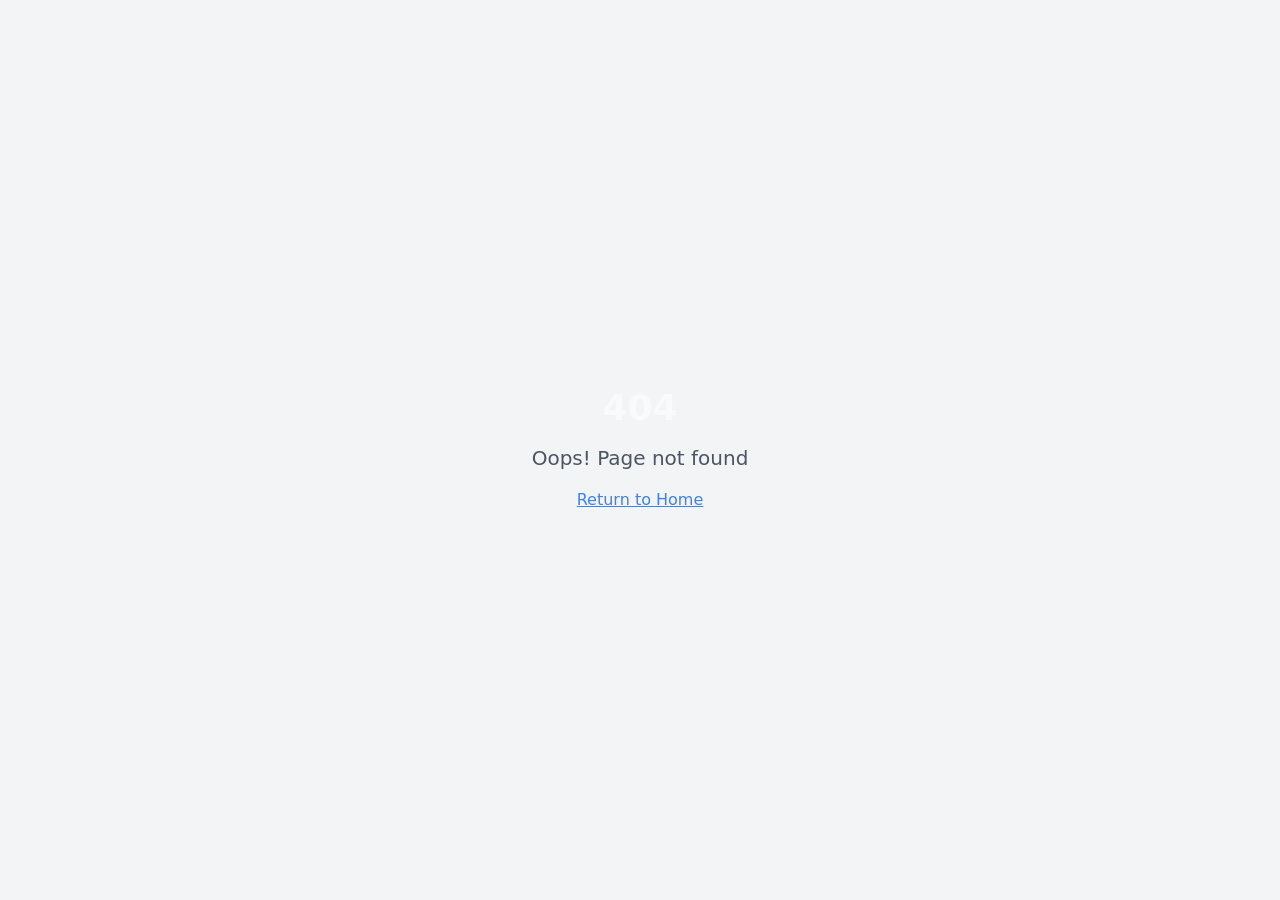
<file: index.html>
<!DOCTYPE html>
<html lang="en">
  <head>
    <meta charset="UTF-8" />
    <meta name="viewport" content="width=device-width, initial-scale=1.0" />
    <title>Ansar Ali Shah 👋 | Flutter Developer | Anroid & iOS</title>
    <meta name="description" content="Lovable Generated Project" />
    <meta name="author" content="Ansar Ali Shah" />

    <meta property="og:title" content="savvy-resume-space" />
    <meta property="og:description" content="Lovable Generated Project" />
    <meta property="og:type" content="website" />
    <meta property="og:image" content="https://lovable.dev/opengraph-image-p98pqg.png" />

    <meta name="twitter:card" content="summary_large_image" />
    <meta name="twitter:site" content="@lovable_dev" />
    <meta name="twitter:image" content="https://lovable.dev/opengraph-image-p98pqg.png" />
    <script type="module" crossorigin src="/assets/index-knqcFwqm.js"></script>
    <link rel="stylesheet" crossorigin href="/assets/index-IeFQmtw2.css">
  </head>

  <body>
    <div id="root"></div>
  </body>
</html>
</file>
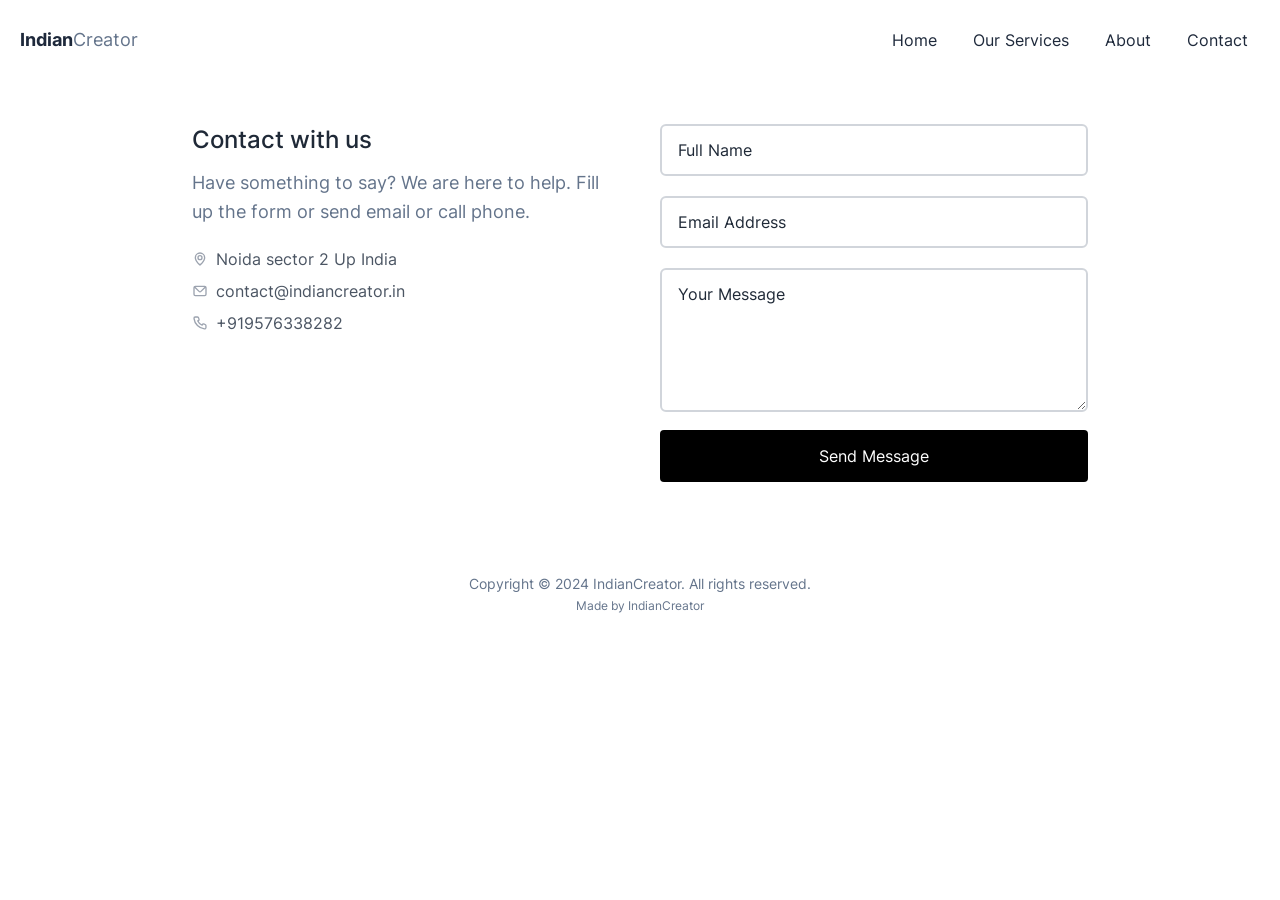
<file: contact/index.html>
<!DOCTYPE html><html lang="en"> <head><meta charset="UTF-8"><meta name="viewport" content="width=device-width"><link rel="icon" type="image/svg+xml" href="/favicon.svg"><meta name="generator" content="Astro v3.6.5"><title>Contact | Astroship</title><link rel="canonical" href="https://indiancreator.in/contact/"><meta name="description" content="Astroship is a starter website template for Astro built with TailwindCSS."><meta name="robots" content="index, follow"><meta property="og:title" content="Astroship - Starter Template for Astro"><meta property="og:type" content="website"><meta property="og:image" content="https://indiancreator.in/opengraph.jpg"><meta property="og:url" content="https://indiancreator.in/contact/"><meta property="og:image:url" content="https://indiancreator.in/opengraph.jpg"><meta property="og:image:alt" content="Astroship Homepage Screenshot"><meta name="twitter:card" content="summary_large_image"><meta name="twitter:site" content="@web3templates"><meta name="twitter:creator" content="@surjithctly"><link rel="stylesheet" href="/_astro/about.3b1ba79b.css" />
<style>.invalid-feedback[data-astro-cid-uwnxe3i2],.empty-feedback[data-astro-cid-uwnxe3i2]{display:none}.was-validated[data-astro-cid-uwnxe3i2] :-moz-placeholder-shown:invalid[data-astro-cid-uwnxe3i2]~.empty-feedback[data-astro-cid-uwnxe3i2]{display:block}.was-validated[data-astro-cid-uwnxe3i2] :placeholder-shown:invalid[data-astro-cid-uwnxe3i2]~.empty-feedback[data-astro-cid-uwnxe3i2]{display:block}.was-validated[data-astro-cid-uwnxe3i2] :not(:-moz-placeholder-shown):invalid[data-astro-cid-uwnxe3i2]~.invalid-feedback[data-astro-cid-uwnxe3i2]{display:block}.was-validated[data-astro-cid-uwnxe3i2] :not(:placeholder-shown):invalid[data-astro-cid-uwnxe3i2]~.invalid-feedback[data-astro-cid-uwnxe3i2]{display:block}.is-invalid[data-astro-cid-uwnxe3i2],.was-validated[data-astro-cid-uwnxe3i2] :invalid[data-astro-cid-uwnxe3i2]{border-color:#dc3545}
</style></head> <body> <div class="max-w-screen-xl mx-auto px-5">  <header class="flex flex-col lg:flex-row justify-between items-center my-5">  <div class="flex w-full lg:w-auto items-center justify-between"> <a href="/" class="text-lg"><span class="font-bold text-slate-800">Indian</span><span class="text-slate-500">Creator</span> </a> <div class="block lg:hidden"> <button id="astronav-menu" aria-label="Toggle Menu">  <svg fill="currentColor" class="w-4 h-4 text-gray-800" width="24" height="24" viewBox="0 0 24 24" xmlns="https://www.w3.org/2000/svg"> <title>Toggle Menu</title> <path class="astronav-close-icon astronav-toggle hidden" fill-rule="evenodd" clip-rule="evenodd" d="M18.278 16.864a1 1 0 01-1.414 1.414l-4.829-4.828-4.828 4.828a1 1 0 01-1.414-1.414l4.828-4.829-4.828-4.828a1 1 0 011.414-1.414l4.829 4.828 4.828-4.828a1 1 0 111.414 1.414l-4.828 4.829 4.828 4.828z"></path> <path class="astronav-open-icon astronav-toggle" fill-rule="evenodd" d="M4 5h16a1 1 0 010 2H4a1 1 0 110-2zm0 6h16a1 1 0 010 2H4a1 1 0 010-2zm0 6h16a1 1 0 010 2H4a1 1 0 010-2z"></path> </svg>  </button> </div> </div> <nav class="astronav-items astronav-toggle hidden w-full lg:w-auto mt-2 lg:flex lg:mt-0">  <ul class="flex flex-col lg:flex-row lg:gap-3"> <li> <a href="#" class="flex lg:px-3 py-2 items-center text-gray-600 hover:font-bold text-slate-800"> <span> Home</span> </a> </li><li> <a href="/pricing" class="flex lg:px-3 py-2 items-center text-gray-600 hover:font-bold text-slate-800"> <span> Our Services</span> </a> </li><li> <a href="/about" class="flex lg:px-3 py-2 items-center text-gray-600 hover:font-bold text-slate-800"> <span> About</span> </a> </li><li> <a href="/contact" class="flex lg:px-3 py-2 items-center text-gray-600 hover:font-bold text-slate-800"> <span> Contact</span> </a> </li> </ul>  </nav>  <script>(function(){const closeOnClick = false;

["DOMContentLoaded", "astro:after-swap"].forEach((event) => {
  document.addEventListener(event, addListeners);
});

// Function to clone and replace elements
function cloneAndReplace(element) {
  const clone = element.cloneNode(true);
  element.parentNode.replaceChild(clone, element);
}

function addListeners() {
  // Clean up existing listeners
  const oldMenuButton = document.getElementById("astronav-menu");
  if (oldMenuButton) {
    cloneAndReplace(oldMenuButton);
  }

  const oldDropdownMenus = document.querySelectorAll(".astronav-dropdown");
  oldDropdownMenus.forEach((menu) => {
    cloneAndReplace(menu);
  });

  // Mobile nav toggle
  const menuButton = document.getElementById("astronav-menu");
  menuButton && menuButton.addEventListener("click", toggleMobileNav);

  // Dropdown menus
  const dropdownMenus = document.querySelectorAll(".astronav-dropdown");
  dropdownMenus.forEach((menu) => {
    const button = menu.querySelector("button");
    button &&
      button.addEventListener("click", (event) =>
        toggleDropdownMenu(event, menu, dropdownMenus)
      );

    // Handle Submenu Dropdowns
    const dropDownSubmenus = menu.querySelectorAll(
      ".astronav-dropdown-submenu"
    );

    dropDownSubmenus.forEach((submenu) => {
      const submenuButton = submenu.querySelector("button");
      submenuButton &&
        submenuButton.addEventListener("click", (event) => {
          event.stopImmediatePropagation();
          toggleSubmenuDropdown(event, submenu);
        });
    });
  });

  // Clicking away from dropdown will remove the dropdown class
  document.addEventListener("click", closeAllDropdowns);

  if (closeOnClick) {
    handleCloseOnClick();
  }
}

function toggleMobileNav() {
  [...document.querySelectorAll(".astronav-toggle")].forEach((el) => {
    el.classList.toggle("hidden");
  });
}

function toggleDropdownMenu(event, menu, dropdownMenus) {
  toggleMenu(menu);

  // Close one dropdown when selecting another
  Array.from(dropdownMenus)
    .filter((el) => el !== menu && !menu.contains(el))
    .forEach(closeMenu);

  event.stopPropagation();
}

function toggleSubmenuDropdown(event, submenu) {
  event.stopPropagation();
  toggleMenu(submenu);

  // Close sibling submenus at the same nesting level
  const siblingSubmenus = submenu
    .closest(".astronav-dropdown")
    .querySelectorAll(".astronav-dropdown-submenu");
  Array.from(siblingSubmenus)
    .filter((el) => el !== submenu && !submenu.contains(el))
    .forEach(closeMenu);
}

function closeAllDropdowns(event) {
  const dropdownMenus = document.querySelectorAll(".dropdown-toggle");
  const dropdownParent = document.querySelectorAll(
    ".astronav-dropdown, .astronav-dropdown-submenu"
  );
  const isButtonInsideDropdown = [
    ...document.querySelectorAll(
      ".astronav-dropdown button, .astronav-dropdown-submenu button, #astronav-menu"
    ),
  ].some((button) => button.contains(event.target));
  if (!isButtonInsideDropdown) {
    dropdownMenus.forEach((d) => {
      // console.log("I ran", d);
      // if (!d.contains(event.target)) {
      d.classList.remove("open");
      d.removeAttribute("open");
      d.classList.add("hidden");
      // }
    });
    dropdownParent.forEach((d) => {
      d.classList.remove("open");
      d.removeAttribute("open");
      d.setAttribute("aria-expanded", "false");
    });
  }
}

function toggleMenu(menu) {
  menu.classList.toggle("open");
  const expanded = menu.getAttribute("aria-expanded") === "true";
  menu.setAttribute("aria-expanded", expanded ? "false" : "true");
  menu.hasAttribute("open")
    ? menu.removeAttribute("open")
    : menu.setAttribute("open", "");

  const dropdownToggle = menu.querySelector(".dropdown-toggle");
  const dropdownExpanded = dropdownToggle.getAttribute("aria-expanded");
  dropdownToggle.classList.toggle("hidden");
  dropdownToggle.setAttribute(
    "aria-expanded",
    dropdownExpanded === "true" ? "false" : "true"
  );
}

function closeMenu(menu) {
  // console.log("closing", menu);
  menu.classList.remove("open");
  menu.removeAttribute("open");
  menu.setAttribute("aria-expanded", "false");
  const dropdownToggles = menu.querySelectorAll(".dropdown-toggle");
  dropdownToggles.forEach((toggle) => {
    toggle.classList.add("hidden");
    toggle.setAttribute("aria-expanded", "false");
  });
}

function handleCloseOnClick() {
  const navMenuItems = document.querySelector(".astronav-items");
  const navToggle = document.getElementById("astronav-menu");
  const navLink = navMenuItems && navMenuItems.querySelectorAll("a");

  const MenuIcons = navToggle.querySelectorAll(".astronav-toggle");

  navLink &&
    navLink.forEach((item) => {
      item.addEventListener("click", () => {
        navMenuItems?.classList.add("hidden");
        MenuIcons.forEach((el) => {
          el.classList.toggle("hidden");
        });
      });
    });
}
})();</script> </header>  </div>  <div class="max-w-screen-xl mx-auto px-5">  <!-- 
<div class:list={["mt-16", align === "center" && "text-center"]}>
  <h1 class="text-4xl lg:text-5xl font-bold lg:tracking-tight">
    <slot name="title">Title</slot>
  </h1>
  <p class="text-lg mt-4 text-slate-600">
    <slot name="desc">Some description goes here</slot>
  </p>
</div> --> <div class="grid md:grid-cols-2 gap-10 mx-auto max-w-4xl mt-16"> <div> <h2 class="font-medium text-2xl text-gray-800">Contact with us</h2> <p class="text-lg leading-relaxed text-slate-500 mt-3">
Have something to say? We are here to help. Fill up the form or send
          email or call phone.
</p> <div class="mt-5"> <div class="flex items-center mt-2 space-x-2 text-gray-600"> <svg viewBox="0 0 24 24" class="text-gray-400 w-4 h-4" astro-icon="uil:map-marker"><path fill="currentColor" d="M12 2a8 8 0 0 0-8 8c0 5.4 7.05 11.5 7.35 11.76a1 1 0 0 0 1.3 0C13 21.5 20 15.4 20 10a8 8 0 0 0-8-8zm0 17.65c-2.13-2-6-6.31-6-9.65a6 6 0 0 1 12 0c0 3.34-3.87 7.66-6 9.65zM12 6a4 4 0 1 0 4 4 4 4 0 0 0-4-4zm0 6a2 2 0 1 1 2-2 2 2 0 0 1-2 2z"/></svg> <span>Noida sector 2 Up India</span> </div><div class="flex items-center mt-2 space-x-2 text-gray-600"> <svg viewBox="0 0 24 24" class="text-gray-400 w-4 h-4" astro-icon="uil:envelope"><path fill="currentColor" d="M19 4H5a3 3 0 0 0-3 3v10a3 3 0 0 0 3 3h14a3 3 0 0 0 3-3V7a3 3 0 0 0-3-3zm-.41 2-5.88 5.88a1 1 0 0 1-1.42 0L5.41 6zM20 17a1 1 0 0 1-1 1H5a1 1 0 0 1-1-1V7.41l5.88 5.88a3 3 0 0 0 4.24 0L20 7.41z"/></svg><a href="mailto:contact@indiancreator.in">contact@indiancreator.in</a> </div><div class="flex items-center mt-2 space-x-2 text-gray-600"> <svg viewBox="0 0 24 24" class="text-gray-400 w-4 h-4" astro-icon="uil:phone"><path fill="currentColor" d="M19.44 13c-.22 0-.45-.07-.67-.12a9.44 9.44 0 0 1-1.31-.39 2 2 0 0 0-2.48 1l-.22.45a12.18 12.18 0 0 1-2.66-2 12.18 12.18 0 0 1-2-2.66l.42-.28a2 2 0 0 0 1-2.48 10.33 10.33 0 0 1-.39-1.31c-.05-.22-.09-.45-.12-.68a3 3 0 0 0-3-2.49h-3a3 3 0 0 0-3 3.41 19 19 0 0 0 16.52 16.46h.38a3 3 0 0 0 2-.76 3 3 0 0 0 1-2.25v-3a3 3 0 0 0-2.47-2.9zm.5 6a1 1 0 0 1-.34.75 1.05 1.05 0 0 1-.82.25A17 17 0 0 1 4.07 5.22a1.09 1.09 0 0 1 .25-.82 1 1 0 0 1 .75-.34h3a1 1 0 0 1 1 .79q.06.41.15.81a11.12 11.12 0 0 0 .46 1.55l-1.4.65a1 1 0 0 0-.49 1.33 14.49 14.49 0 0 0 7 7 1 1 0 0 0 .76 0 1 1 0 0 0 .57-.52l.62-1.4a13.69 13.69 0 0 0 1.58.46q.4.09.81.15a1 1 0 0 1 .79 1z"/></svg><a href="tel:+919576338282">+919576338282</a> </div> </div> </div> <div> <form action="https://api.web3forms.com/submit" method="POST" id="form" class="needs-validation" novalidate data-astro-cid-uwnxe3i2> <input type="hidden" name="access_key" value="YOUR_ACCESS_KEY_HERE" data-astro-cid-uwnxe3i2> <input type="checkbox" class="hidden" style="display:none" name="botcheck" data-astro-cid-uwnxe3i2> <div class="mb-5" data-astro-cid-uwnxe3i2> <input type="text" placeholder="Full Name" required class="w-full px-4 py-3 border-2 placeholder:text-gray-800 rounded-md outline-none focus:ring-4 border-gray-300 focus:border-gray-600 ring-gray-100" name="name" data-astro-cid-uwnxe3i2> <div class="empty-feedback invalid-feedback text-red-400 text-sm mt-1" data-astro-cid-uwnxe3i2>
Please provide your full name.
</div> </div> <div class="mb-5" data-astro-cid-uwnxe3i2> <label for="email_address" class="sr-only" data-astro-cid-uwnxe3i2>Email Address</label><input id="email_address" type="email" placeholder="Email Address" name="email" required class="w-full px-4 py-3 border-2 placeholder:text-gray-800 rounded-md outline-none focus:ring-4 border-gray-300 focus:border-gray-600 ring-gray-100" data-astro-cid-uwnxe3i2> <div class="empty-feedback text-red-400 text-sm mt-1" data-astro-cid-uwnxe3i2>
Please provide your email address.
</div> <div class="invalid-feedback text-red-400 text-sm mt-1" data-astro-cid-uwnxe3i2>
Please provide a valid email address.
</div> </div> <div class="mb-3" data-astro-cid-uwnxe3i2> <textarea name="message" required placeholder="Your Message" class="w-full px-4 py-3 border-2 placeholder:text-gray-800 rounded-md outline-none h-36 focus:ring-4 border-gray-300 focus:border-gray-600 ring-gray-100" data-astro-cid-uwnxe3i2></textarea> <div class="empty-feedback invalid-feedback text-red-400 text-sm mt-1" data-astro-cid-uwnxe3i2>
Please enter your message.
</div> </div> <button type="submit" data-astro-cid-uwnxe3i2 class="rounded text-center transition focus-visible:ring-2 ring-offset-2 ring-gray-200 w-full px-6 py-3 bg-black text-white hover:bg-slate-900  border-2 border-transparent">Send Message </button> <div id="result" class="mt-3 text-center" data-astro-cid-uwnxe3i2></div> </form>  <script>
  const form = document.getElementById("form");
  const result = document.getElementById("result");

  form.addEventListener("submit", function (e) {
    e.preventDefault();
    form.classList.add("was-validated");
    if (!form.checkValidity()) {
      form.querySelectorAll(":invalid")[0].focus();
      return;
    }
    const formData = new FormData(form);
    const object = Object.fromEntries(formData);
    const json = JSON.stringify(object);

    result.innerHTML = "Sending...";

    fetch("https://api.web3forms.com/submit", {
      method: "POST",
      headers: {
        "Content-Type": "application/json",
        Accept: "application/json",
      },
      body: json,  
    })
      .then(async (response) => {
        let json = await response.json();
        if (response.status == 200) {
          result.classList.add("text-green-500");
          result.innerHTML = json.message;
        } else {
          console.log(response);
          result.classList.add("text-red-500");
          result.innerHTML = json.message;
        }
      })
      .catch((error) => {
        console.log(error);
        result.innerHTML = "Something went wrong!";
      })
      .then(function () {
        form.reset();
        form.classList.remove("was-validated");
        setTimeout(() => {
          result.style.display = "none";
        }, 5000);
      });
  });
</script> </div> </div>  </div>  <footer class="my-20"> <p class="text-center text-sm text-slate-500">
Copyright © 2024 IndianCreator. All rights reserved.
</p> <!--
    Can we ask you a favor 🙏
    Please keep this backlink on your website if possible.
    or Purchase a commercial license from https://web3templates.com
  --> <p class="text-center text-xs text-slate-500 mt-1">
Made by <a href="https://web3templates.com" target="_blank" rel="noopener" class="hover:underline">
IndianCreator
</a> </p> </footer>  </body> </html>
</file>
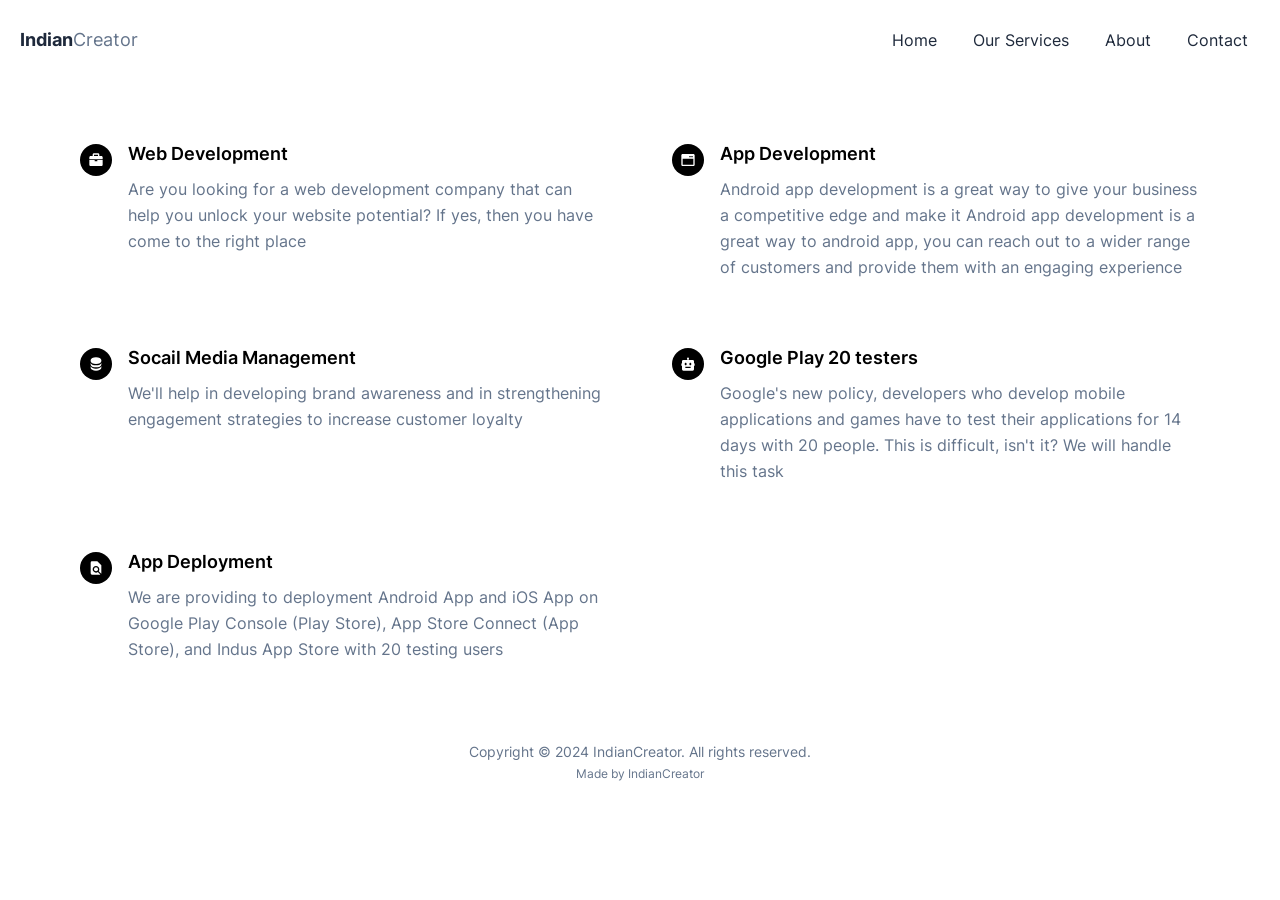
<file: pricing/index.html>
<!DOCTYPE html><html lang="en"> <head><meta charset="UTF-8"><meta name="viewport" content="width=device-width"><link rel="icon" type="image/svg+xml" href="/favicon.svg"><meta name="generator" content="Astro v3.6.5"><title>Pricing | Astroship</title><link rel="canonical" href="https://indiancreator.in/pricing/"><meta name="description" content="Astroship is a starter website template for Astro built with TailwindCSS."><meta name="robots" content="index, follow"><meta property="og:title" content="Astroship - Starter Template for Astro"><meta property="og:type" content="website"><meta property="og:image" content="https://indiancreator.in/opengraph.jpg"><meta property="og:url" content="https://indiancreator.in/pricing/"><meta property="og:image:url" content="https://indiancreator.in/opengraph.jpg"><meta property="og:image:alt" content="Astroship Homepage Screenshot"><meta name="twitter:card" content="summary_large_image"><meta name="twitter:site" content="@web3templates"><meta name="twitter:creator" content="@surjithctly"><link rel="stylesheet" href="/_astro/about.3b1ba79b.css" /></head> <body> <div class="max-w-screen-xl mx-auto px-5">  <header class="flex flex-col lg:flex-row justify-between items-center my-5">  <div class="flex w-full lg:w-auto items-center justify-between"> <a href="/" class="text-lg"><span class="font-bold text-slate-800">Indian</span><span class="text-slate-500">Creator</span> </a> <div class="block lg:hidden"> <button id="astronav-menu" aria-label="Toggle Menu">  <svg fill="currentColor" class="w-4 h-4 text-gray-800" width="24" height="24" viewBox="0 0 24 24" xmlns="https://www.w3.org/2000/svg"> <title>Toggle Menu</title> <path class="astronav-close-icon astronav-toggle hidden" fill-rule="evenodd" clip-rule="evenodd" d="M18.278 16.864a1 1 0 01-1.414 1.414l-4.829-4.828-4.828 4.828a1 1 0 01-1.414-1.414l4.828-4.829-4.828-4.828a1 1 0 011.414-1.414l4.829 4.828 4.828-4.828a1 1 0 111.414 1.414l-4.828 4.829 4.828 4.828z"></path> <path class="astronav-open-icon astronav-toggle" fill-rule="evenodd" d="M4 5h16a1 1 0 010 2H4a1 1 0 110-2zm0 6h16a1 1 0 010 2H4a1 1 0 010-2zm0 6h16a1 1 0 010 2H4a1 1 0 010-2z"></path> </svg>  </button> </div> </div> <nav class="astronav-items astronav-toggle hidden w-full lg:w-auto mt-2 lg:flex lg:mt-0">  <ul class="flex flex-col lg:flex-row lg:gap-3"> <li> <a href="#" class="flex lg:px-3 py-2 items-center text-gray-600 hover:font-bold text-slate-800"> <span> Home</span> </a> </li><li> <a href="/pricing" class="flex lg:px-3 py-2 items-center text-gray-600 hover:font-bold text-slate-800"> <span> Our Services</span> </a> </li><li> <a href="/about" class="flex lg:px-3 py-2 items-center text-gray-600 hover:font-bold text-slate-800"> <span> About</span> </a> </li><li> <a href="/contact" class="flex lg:px-3 py-2 items-center text-gray-600 hover:font-bold text-slate-800"> <span> Contact</span> </a> </li> </ul>  </nav>  <script>(function(){const closeOnClick = false;

["DOMContentLoaded", "astro:after-swap"].forEach((event) => {
  document.addEventListener(event, addListeners);
});

// Function to clone and replace elements
function cloneAndReplace(element) {
  const clone = element.cloneNode(true);
  element.parentNode.replaceChild(clone, element);
}

function addListeners() {
  // Clean up existing listeners
  const oldMenuButton = document.getElementById("astronav-menu");
  if (oldMenuButton) {
    cloneAndReplace(oldMenuButton);
  }

  const oldDropdownMenus = document.querySelectorAll(".astronav-dropdown");
  oldDropdownMenus.forEach((menu) => {
    cloneAndReplace(menu);
  });

  // Mobile nav toggle
  const menuButton = document.getElementById("astronav-menu");
  menuButton && menuButton.addEventListener("click", toggleMobileNav);

  // Dropdown menus
  const dropdownMenus = document.querySelectorAll(".astronav-dropdown");
  dropdownMenus.forEach((menu) => {
    const button = menu.querySelector("button");
    button &&
      button.addEventListener("click", (event) =>
        toggleDropdownMenu(event, menu, dropdownMenus)
      );

    // Handle Submenu Dropdowns
    const dropDownSubmenus = menu.querySelectorAll(
      ".astronav-dropdown-submenu"
    );

    dropDownSubmenus.forEach((submenu) => {
      const submenuButton = submenu.querySelector("button");
      submenuButton &&
        submenuButton.addEventListener("click", (event) => {
          event.stopImmediatePropagation();
          toggleSubmenuDropdown(event, submenu);
        });
    });
  });

  // Clicking away from dropdown will remove the dropdown class
  document.addEventListener("click", closeAllDropdowns);

  if (closeOnClick) {
    handleCloseOnClick();
  }
}

function toggleMobileNav() {
  [...document.querySelectorAll(".astronav-toggle")].forEach((el) => {
    el.classList.toggle("hidden");
  });
}

function toggleDropdownMenu(event, menu, dropdownMenus) {
  toggleMenu(menu);

  // Close one dropdown when selecting another
  Array.from(dropdownMenus)
    .filter((el) => el !== menu && !menu.contains(el))
    .forEach(closeMenu);

  event.stopPropagation();
}

function toggleSubmenuDropdown(event, submenu) {
  event.stopPropagation();
  toggleMenu(submenu);

  // Close sibling submenus at the same nesting level
  const siblingSubmenus = submenu
    .closest(".astronav-dropdown")
    .querySelectorAll(".astronav-dropdown-submenu");
  Array.from(siblingSubmenus)
    .filter((el) => el !== submenu && !submenu.contains(el))
    .forEach(closeMenu);
}

function closeAllDropdowns(event) {
  const dropdownMenus = document.querySelectorAll(".dropdown-toggle");
  const dropdownParent = document.querySelectorAll(
    ".astronav-dropdown, .astronav-dropdown-submenu"
  );
  const isButtonInsideDropdown = [
    ...document.querySelectorAll(
      ".astronav-dropdown button, .astronav-dropdown-submenu button, #astronav-menu"
    ),
  ].some((button) => button.contains(event.target));
  if (!isButtonInsideDropdown) {
    dropdownMenus.forEach((d) => {
      // console.log("I ran", d);
      // if (!d.contains(event.target)) {
      d.classList.remove("open");
      d.removeAttribute("open");
      d.classList.add("hidden");
      // }
    });
    dropdownParent.forEach((d) => {
      d.classList.remove("open");
      d.removeAttribute("open");
      d.setAttribute("aria-expanded", "false");
    });
  }
}

function toggleMenu(menu) {
  menu.classList.toggle("open");
  const expanded = menu.getAttribute("aria-expanded") === "true";
  menu.setAttribute("aria-expanded", expanded ? "false" : "true");
  menu.hasAttribute("open")
    ? menu.removeAttribute("open")
    : menu.setAttribute("open", "");

  const dropdownToggle = menu.querySelector(".dropdown-toggle");
  const dropdownExpanded = dropdownToggle.getAttribute("aria-expanded");
  dropdownToggle.classList.toggle("hidden");
  dropdownToggle.setAttribute(
    "aria-expanded",
    dropdownExpanded === "true" ? "false" : "true"
  );
}

function closeMenu(menu) {
  // console.log("closing", menu);
  menu.classList.remove("open");
  menu.removeAttribute("open");
  menu.setAttribute("aria-expanded", "false");
  const dropdownToggles = menu.querySelectorAll(".dropdown-toggle");
  dropdownToggles.forEach((toggle) => {
    toggle.classList.add("hidden");
    toggle.setAttribute("aria-expanded", "false");
  });
}

function handleCloseOnClick() {
  const navMenuItems = document.querySelector(".astronav-items");
  const navToggle = document.getElementById("astronav-menu");
  const navLink = navMenuItems && navMenuItems.querySelectorAll("a");

  const MenuIcons = navToggle.querySelectorAll(".astronav-toggle");

  navLink &&
    navLink.forEach((item) => {
      item.addEventListener("click", () => {
        navMenuItems?.classList.add("hidden");
        MenuIcons.forEach((el) => {
          el.classList.toggle("hidden");
        });
      });
    });
}
})();</script> </header>  </div>  <div class="grid sm:grid-cols-2 md:grid-cols-2 ml-20 mr-20 mt-20 gap-16"> <div class="flex gap-4 items-start"> <div class="mt-1 bg-black rounded-full  p-2 w-8 h-8 shrink-0"> <svg viewBox="0 0 24 24" class="text-white" astro-icon="bx:bxs-briefcase"><path fill="currentColor" d="M20 6h-3V4c0-1.103-.897-2-2-2H9c-1.103 0-2 .897-2 2v2H4c-1.103 0-2 .897-2 2v3h20V8c0-1.103-.897-2-2-2zM9 4h6v2H9V4zm5 10h-4v-2H2v7c0 1.103.897 2 2 2h16c1.103 0 2-.897 2-2v-7h-8v2z"/></svg> </div> <div> <h3 class="font-semibold text-lg">Web Development</h3>  <p class="text-slate-500 mt-2 leading-relaxed">Are you looking for a web development company that can help you unlock your website potential? If yes, then you have come to the right place</p> </div> </div><div class="flex gap-4 items-start"> <div class="mt-1 bg-black rounded-full  p-2 w-8 h-8 shrink-0"> <svg viewBox="0 0 24 24" class="text-white" astro-icon="bx:bxs-window-alt"><path fill="currentColor" d="M20 3H4c-1.103 0-2 .897-2 2v14c0 1.103.897 2 2 2h16c1.103 0 2-.897 2-2V5c0-1.103-.897-2-2-2zm-3 3h2v2h-2V6zm-3 0h2v2h-2V6zM4 19v-9h16.001l.001 9H4z"/></svg> </div> <div> <h3 class="font-semibold text-lg">App Development</h3>  <p class="text-slate-500 mt-2 leading-relaxed">Android app development is a great way to give your business a competitive edge and make it Android app development is a great way to android app, you can reach out to a wider range of customers and provide them with an engaging experience</p> </div> </div><div class="flex gap-4 items-start"> <div class="mt-1 bg-black rounded-full  p-2 w-8 h-8 shrink-0"> <svg viewBox="0 0 24 24" class="text-white" astro-icon="bx:bxs-data"><path fill="currentColor" d="M20 6c0-2.168-3.663-4-8-4S4 3.832 4 6v2c0 2.168 3.663 4 8 4s8-1.832 8-4V6zm-8 13c-4.337 0-8-1.832-8-4v3c0 2.168 3.663 4 8 4s8-1.832 8-4v-3c0 2.168-3.663 4-8 4z"/><path fill="currentColor" d="M20 10c0 2.168-3.663 4-8 4s-8-1.832-8-4v3c0 2.168 3.663 4 8 4s8-1.832 8-4v-3z"/></svg> </div> <div> <h3 class="font-semibold text-lg">Socail Media Management</h3>  <p class="text-slate-500 mt-2 leading-relaxed">We&#39;ll help in developing brand awareness and in strengthening engagement strategies to increase customer loyalty</p> </div> </div><div class="flex gap-4 items-start"> <div class="mt-1 bg-black rounded-full  p-2 w-8 h-8 shrink-0"> <svg viewBox="0 0 24 24" class="text-white" astro-icon="bx:bxs-bot"><path fill="currentColor" d="M21 10.975V8a2 2 0 0 0-2-2h-6V4.688c.305-.274.5-.668.5-1.11a1.5 1.5 0 0 0-3 0c0 .442.195.836.5 1.11V6H5a2 2 0 0 0-2 2v2.998l-.072.005A.999.999 0 0 0 2 12v2a1 1 0 0 0 1 1v5a2 2 0 0 0 2 2h14a2 2 0 0 0 2-2v-5a1 1 0 0 0 1-1v-1.938a1.004 1.004 0 0 0-.072-.455c-.202-.488-.635-.605-.928-.632zM7 12c0-1.104.672-2 1.5-2s1.5.896 1.5 2-.672 2-1.5 2S7 13.104 7 12zm8.998 6c-1.001-.003-7.997 0-7.998 0v-2s7.001-.002 8.002 0l-.004 2zm-.498-4c-.828 0-1.5-.896-1.5-2s.672-2 1.5-2 1.5.896 1.5 2-.672 2-1.5 2z"/></svg> </div> <div> <h3 class="font-semibold text-lg">Google Play 20 testers</h3>  <p class="text-slate-500 mt-2 leading-relaxed">Google&#39;s new policy, developers who develop mobile applications and games have to test their applications for 14 days with 20 people. This is difficult, isn&#39;t it? We will handle this task</p> </div> </div><div class="flex gap-4 items-start"> <div class="mt-1 bg-black rounded-full  p-2 w-8 h-8 shrink-0"> <svg viewBox="0 0 24 24" class="text-white" astro-icon="bx:bxs-file-find"><path fill="currentColor" d="M6 22h12c.178 0 .348-.03.512-.074l-3.759-3.759A4.966 4.966 0 0 1 12 19c-2.757 0-5-2.243-5-5s2.243-5 5-5 5 2.243 5 5a4.964 4.964 0 0 1-.833 2.753l3.759 3.759c.044-.164.074-.334.074-.512V8l-6-6H6a2 2 0 0 0-2 2v16a2 2 0 0 0 2 2z"/><circle cx="12" cy="14" r="3" fill="currentColor"/></svg> </div> <div> <h3 class="font-semibold text-lg">App Deployment</h3>  <p class="text-slate-500 mt-2 leading-relaxed">We are providing to deployment Android App and iOS App on Google Play Console (Play Store), App Store Connect (App Store), and Indus App Store with 20 testing users</p> </div> </div> </div>  <footer class="my-20"> <p class="text-center text-sm text-slate-500">
Copyright © 2024 IndianCreator. All rights reserved.
</p> <!--
    Can we ask you a favor 🙏
    Please keep this backlink on your website if possible.
    or Purchase a commercial license from https://web3templates.com
  --> <p class="text-center text-xs text-slate-500 mt-1">
Made by <a href="https://web3templates.com" target="_blank" rel="noopener" class="hover:underline">
IndianCreator
</a> </p> </footer>  </body> </html>
</file>
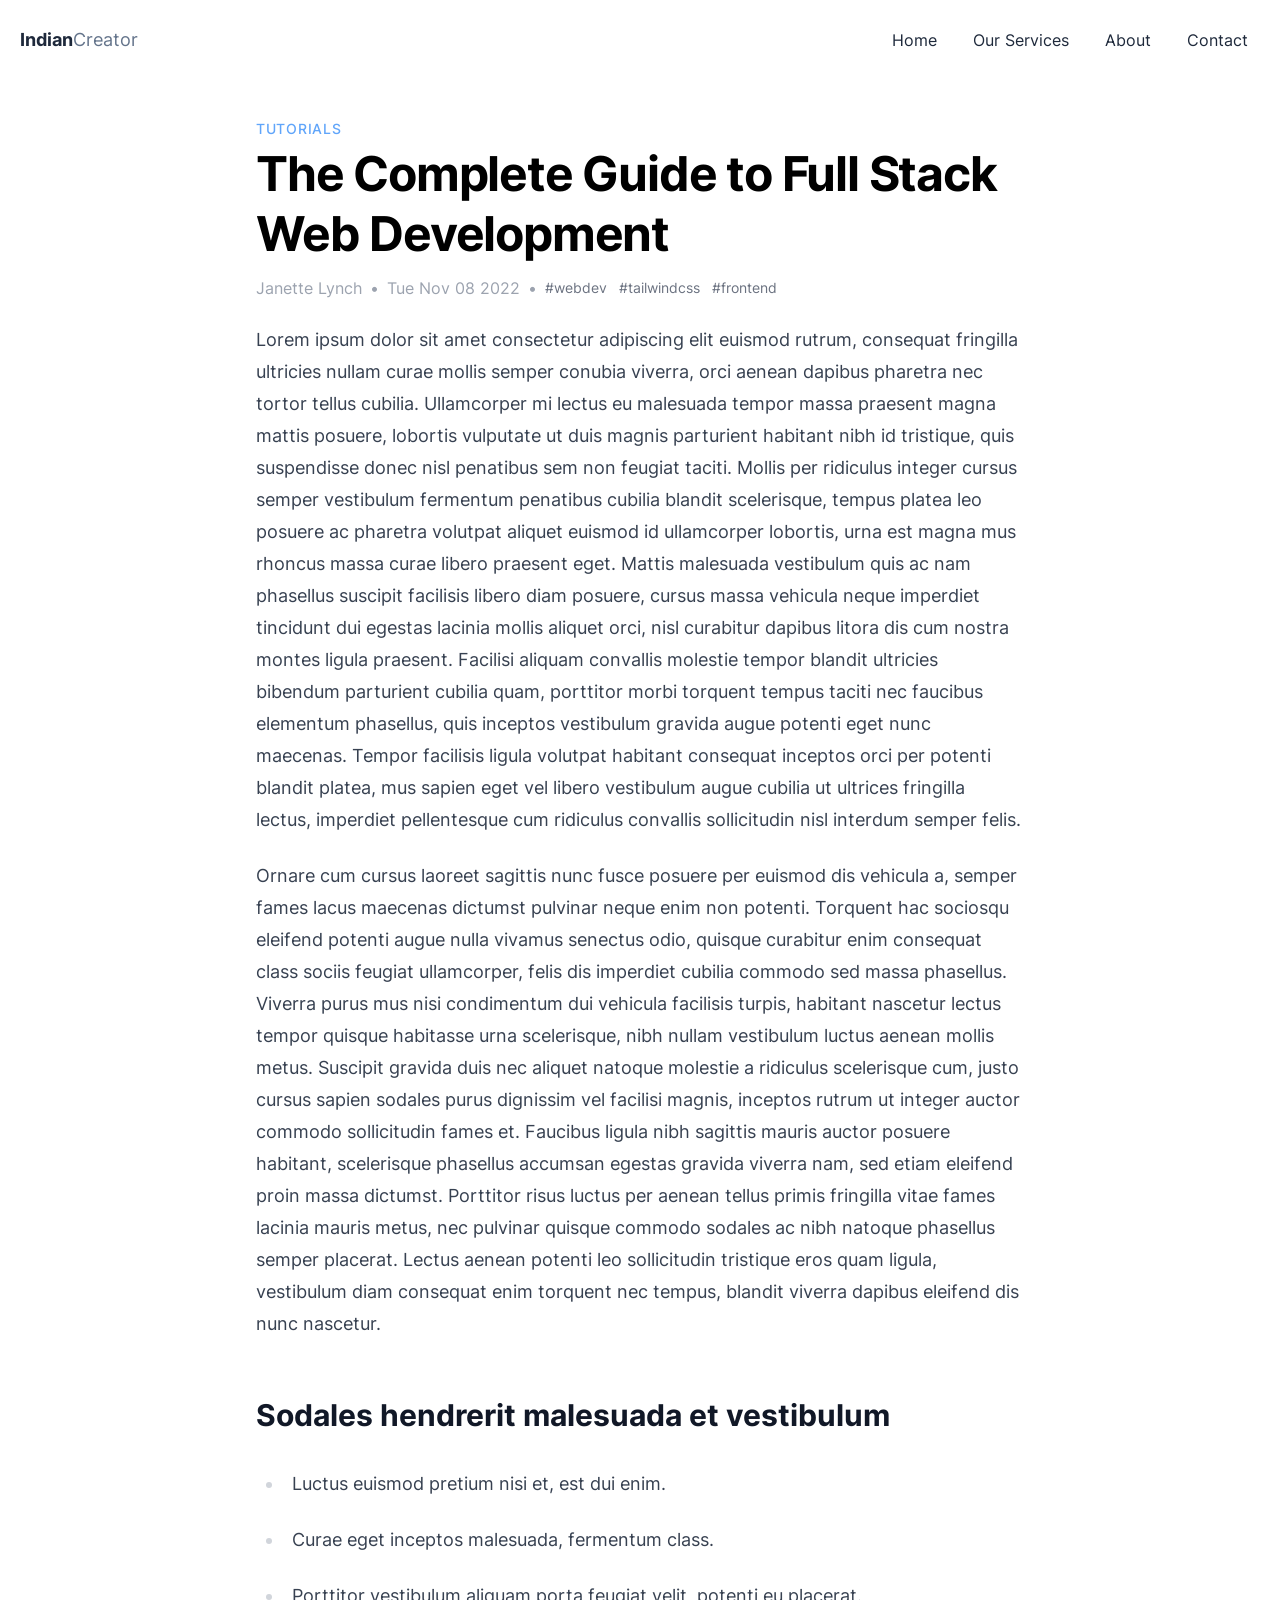
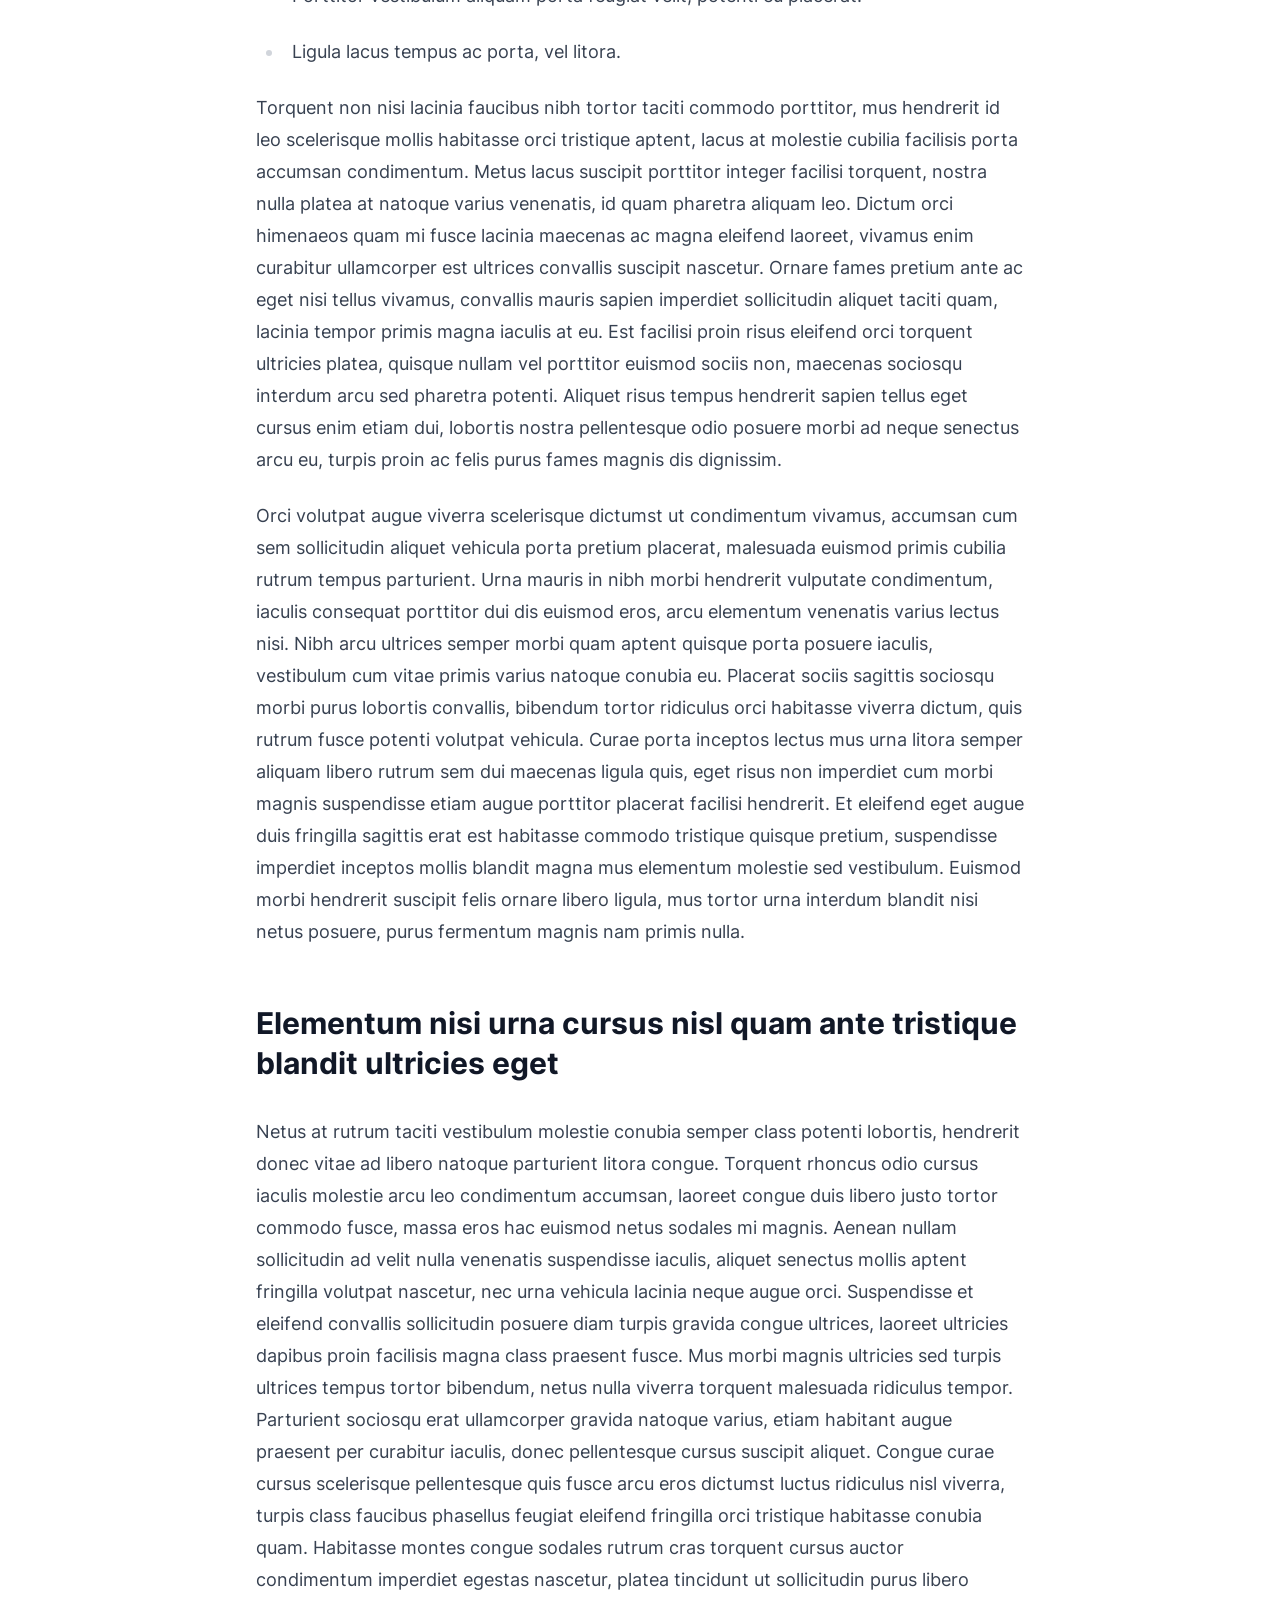
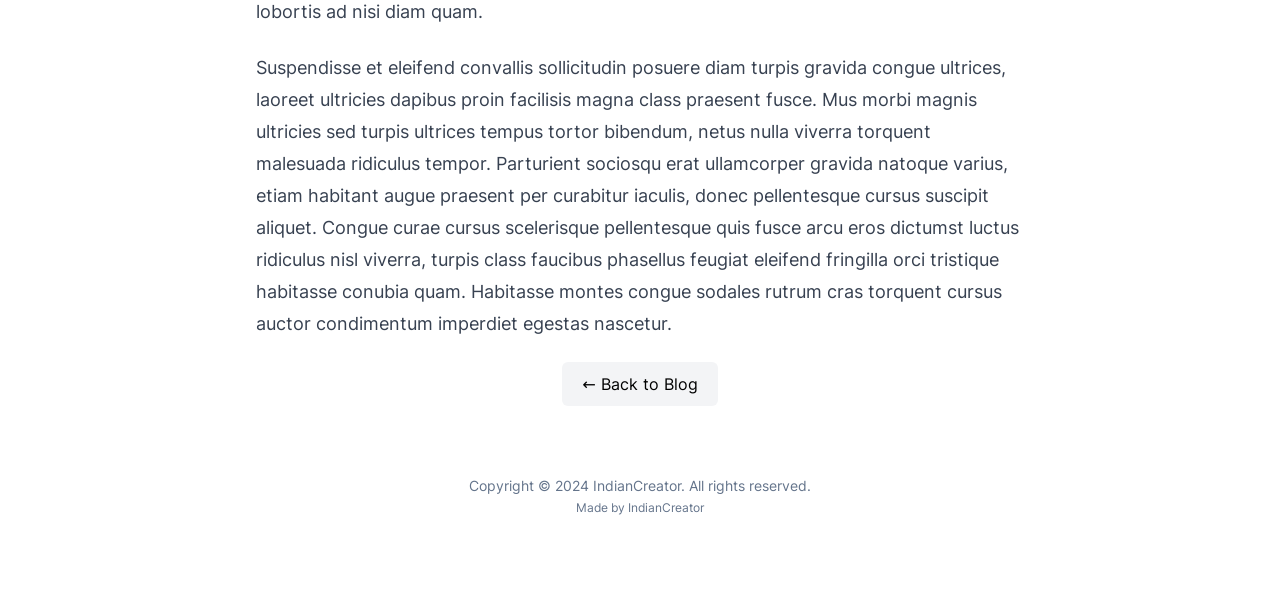
<file: blog/complete-guide-fullstack-development/index.html>
<!DOCTYPE html><html lang="en"> <head><meta charset="UTF-8"><meta name="viewport" content="width=device-width"><link rel="icon" type="image/svg+xml" href="/favicon.svg"><meta name="generator" content="Astro v3.6.5"><!-- <link rel="preload" as="image" href={src} alt="Hero" /> --><title>The Complete Guide to Full Stack Web Development | Astroship</title><link rel="canonical" href="https://astroship.web3templates.com/blog/complete-guide-fullstack-development/"><meta name="description" content="Astroship is a starter website template for Astro built with TailwindCSS."><meta name="robots" content="index, follow"><meta property="og:title" content="Astroship - Starter Template for Astro"><meta property="og:type" content="website"><meta property="og:image" content="https://astroship.web3templates.com/opengraph.jpg"><meta property="og:url" content="https://astroship.web3templates.com/blog/complete-guide-fullstack-development/"><meta property="og:image:url" content="https://astroship.web3templates.com/opengraph.jpg"><meta property="og:image:alt" content="Astroship Homepage Screenshot"><meta name="twitter:card" content="summary_large_image"><meta name="twitter:site" content="@web3templates"><meta name="twitter:creator" content="@surjithctly"><link rel="stylesheet" href="/_astro/about.baf70a32.css" /></head> <body> <div class="max-w-screen-xl mx-auto px-5">  <header class="flex flex-col lg:flex-row justify-between items-center my-5">  <div class="flex w-full lg:w-auto items-center justify-between"> <a href="/" class="text-lg"><span class="font-bold text-slate-800">Indian</span><span class="text-slate-500">Creator</span> </a> <div class="block lg:hidden"> <button id="astronav-menu" aria-label="Toggle Menu">  <svg fill="currentColor" class="w-4 h-4 text-gray-800" width="24" height="24" viewBox="0 0 24 24" xmlns="https://www.w3.org/2000/svg"> <title>Toggle Menu</title> <path class="astronav-close-icon astronav-toggle hidden" fill-rule="evenodd" clip-rule="evenodd" d="M18.278 16.864a1 1 0 01-1.414 1.414l-4.829-4.828-4.828 4.828a1 1 0 01-1.414-1.414l4.828-4.829-4.828-4.828a1 1 0 011.414-1.414l4.829 4.828 4.828-4.828a1 1 0 111.414 1.414l-4.828 4.829 4.828 4.828z"></path> <path class="astronav-open-icon astronav-toggle" fill-rule="evenodd" d="M4 5h16a1 1 0 010 2H4a1 1 0 110-2zm0 6h16a1 1 0 010 2H4a1 1 0 010-2zm0 6h16a1 1 0 010 2H4a1 1 0 010-2z"></path> </svg>  </button> </div> </div> <nav class="astronav-items astronav-toggle hidden w-full lg:w-auto mt-2 lg:flex lg:mt-0">  <ul class="flex flex-col lg:flex-row lg:gap-3"> <li> <a href="#" class="flex lg:px-3 py-2 items-center text-gray-600 hover:font-bold text-slate-800"> <span> Home</span> </a> </li><li> <a href="/pricing" class="flex lg:px-3 py-2 items-center text-gray-600 hover:font-bold text-slate-800"> <span> Our Services</span> </a> </li><li> <a href="/about" class="flex lg:px-3 py-2 items-center text-gray-600 hover:font-bold text-slate-800"> <span> About</span> </a> </li><li> <a href="/contact" class="flex lg:px-3 py-2 items-center text-gray-600 hover:font-bold text-slate-800"> <span> Contact</span> </a> </li> </ul>  </nav>  <script>(function(){const closeOnClick = false;

["DOMContentLoaded", "astro:after-swap"].forEach((event) => {
  document.addEventListener(event, addListeners);
});

// Function to clone and replace elements
function cloneAndReplace(element) {
  const clone = element.cloneNode(true);
  element.parentNode.replaceChild(clone, element);
}

function addListeners() {
  // Clean up existing listeners
  const oldMenuButton = document.getElementById("astronav-menu");
  if (oldMenuButton) {
    cloneAndReplace(oldMenuButton);
  }

  const oldDropdownMenus = document.querySelectorAll(".astronav-dropdown");
  oldDropdownMenus.forEach((menu) => {
    cloneAndReplace(menu);
  });

  // Mobile nav toggle
  const menuButton = document.getElementById("astronav-menu");
  menuButton && menuButton.addEventListener("click", toggleMobileNav);

  // Dropdown menus
  const dropdownMenus = document.querySelectorAll(".astronav-dropdown");
  dropdownMenus.forEach((menu) => {
    const button = menu.querySelector("button");
    button &&
      button.addEventListener("click", (event) =>
        toggleDropdownMenu(event, menu, dropdownMenus)
      );

    // Handle Submenu Dropdowns
    const dropDownSubmenus = menu.querySelectorAll(
      ".astronav-dropdown-submenu"
    );

    dropDownSubmenus.forEach((submenu) => {
      const submenuButton = submenu.querySelector("button");
      submenuButton &&
        submenuButton.addEventListener("click", (event) => {
          event.stopImmediatePropagation();
          toggleSubmenuDropdown(event, submenu);
        });
    });
  });

  // Clicking away from dropdown will remove the dropdown class
  document.addEventListener("click", closeAllDropdowns);

  if (closeOnClick) {
    handleCloseOnClick();
  }
}

function toggleMobileNav() {
  [...document.querySelectorAll(".astronav-toggle")].forEach((el) => {
    el.classList.toggle("hidden");
  });
}

function toggleDropdownMenu(event, menu, dropdownMenus) {
  toggleMenu(menu);

  // Close one dropdown when selecting another
  Array.from(dropdownMenus)
    .filter((el) => el !== menu && !menu.contains(el))
    .forEach(closeMenu);

  event.stopPropagation();
}

function toggleSubmenuDropdown(event, submenu) {
  event.stopPropagation();
  toggleMenu(submenu);

  // Close sibling submenus at the same nesting level
  const siblingSubmenus = submenu
    .closest(".astronav-dropdown")
    .querySelectorAll(".astronav-dropdown-submenu");
  Array.from(siblingSubmenus)
    .filter((el) => el !== submenu && !submenu.contains(el))
    .forEach(closeMenu);
}

function closeAllDropdowns(event) {
  const dropdownMenus = document.querySelectorAll(".dropdown-toggle");
  const dropdownParent = document.querySelectorAll(
    ".astronav-dropdown, .astronav-dropdown-submenu"
  );
  const isButtonInsideDropdown = [
    ...document.querySelectorAll(
      ".astronav-dropdown button, .astronav-dropdown-submenu button, #astronav-menu"
    ),
  ].some((button) => button.contains(event.target));
  if (!isButtonInsideDropdown) {
    dropdownMenus.forEach((d) => {
      // console.log("I ran", d);
      // if (!d.contains(event.target)) {
      d.classList.remove("open");
      d.removeAttribute("open");
      d.classList.add("hidden");
      // }
    });
    dropdownParent.forEach((d) => {
      d.classList.remove("open");
      d.removeAttribute("open");
      d.setAttribute("aria-expanded", "false");
    });
  }
}

function toggleMenu(menu) {
  menu.classList.toggle("open");
  const expanded = menu.getAttribute("aria-expanded") === "true";
  menu.setAttribute("aria-expanded", expanded ? "false" : "true");
  menu.hasAttribute("open")
    ? menu.removeAttribute("open")
    : menu.setAttribute("open", "");

  const dropdownToggle = menu.querySelector(".dropdown-toggle");
  const dropdownExpanded = dropdownToggle.getAttribute("aria-expanded");
  dropdownToggle.classList.toggle("hidden");
  dropdownToggle.setAttribute(
    "aria-expanded",
    dropdownExpanded === "true" ? "false" : "true"
  );
}

function closeMenu(menu) {
  // console.log("closing", menu);
  menu.classList.remove("open");
  menu.removeAttribute("open");
  menu.setAttribute("aria-expanded", "false");
  const dropdownToggles = menu.querySelectorAll(".dropdown-toggle");
  dropdownToggles.forEach((toggle) => {
    toggle.classList.add("hidden");
    toggle.setAttribute("aria-expanded", "false");
  });
}

function handleCloseOnClick() {
  const navMenuItems = document.querySelector(".astronav-items");
  const navToggle = document.getElementById("astronav-menu");
  const navLink = navMenuItems && navMenuItems.querySelectorAll("a");

  const MenuIcons = navToggle.querySelectorAll(".astronav-toggle");

  navLink &&
    navLink.forEach((item) => {
      item.addEventListener("click", () => {
        navMenuItems?.classList.add("hidden");
        MenuIcons.forEach((el) => {
          el.classList.toggle("hidden");
        });
      });
    });
}
})();</script> </header>  </div>  <div class="max-w-screen-xl mx-auto px-5">  <div class="mx-auto max-w-3xl mt-14"> <span class="text-blue-400 uppercase tracking-wider text-sm font-medium"> Tutorials </span> <h1 class="text-4xl lg:text-5xl font-bold lg:tracking-tight mt-1 lg:leading-tight"> The Complete Guide to Full Stack Web Development </h1> <div class="flex gap-2 mt-3 items-center flex-wrap md:flex-nowrap"> <span class="text-gray-400"> Janette Lynch </span> <span class="text-gray-400">•</span> <time class="text-gray-400" datetime="2022-11-08T06:09:00.000Z"> Tue Nov 08 2022 </time> <span class="text-gray-400 hidden md:block">•</span> <div class="w-full md:w-auto flex flex-wrap gap-3"> <span class="text-sm text-gray-500">#webdev</span><span class="text-sm text-gray-500">#tailwindcss</span><span class="text-sm text-gray-500">#frontend</span> </div> </div> </div> <div class="mx-auto prose prose-lg mt-6 max-w-3xl"> <p>Lorem ipsum dolor sit amet consectetur adipiscing elit euismod rutrum, consequat fringilla ultricies nullam curae mollis semper conubia viverra, orci aenean dapibus pharetra nec tortor tellus cubilia. Ullamcorper mi lectus eu malesuada tempor massa praesent magna mattis posuere, lobortis vulputate ut duis magnis parturient habitant nibh id tristique, quis suspendisse donec nisl penatibus sem non feugiat taciti. Mollis per ridiculus integer cursus semper vestibulum fermentum penatibus cubilia blandit scelerisque, tempus platea leo posuere ac pharetra volutpat aliquet euismod id ullamcorper lobortis, urna est magna mus rhoncus massa curae libero praesent eget. Mattis malesuada vestibulum quis ac nam phasellus suscipit facilisis libero diam posuere, cursus massa vehicula neque imperdiet tincidunt dui egestas lacinia mollis aliquet orci, nisl curabitur dapibus litora dis cum nostra montes ligula praesent. Facilisi aliquam convallis molestie tempor blandit ultricies bibendum parturient cubilia quam, porttitor morbi torquent tempus taciti nec faucibus elementum phasellus, quis inceptos vestibulum gravida augue potenti eget nunc maecenas. Tempor facilisis ligula volutpat habitant consequat inceptos orci per potenti blandit platea, mus sapien eget vel libero vestibulum augue cubilia ut ultrices fringilla lectus, imperdiet pellentesque cum ridiculus convallis sollicitudin nisl interdum semper felis.</p>
<p>Ornare cum cursus laoreet sagittis nunc fusce posuere per euismod dis vehicula a, semper fames lacus maecenas dictumst pulvinar neque enim non potenti. Torquent hac sociosqu eleifend potenti augue nulla vivamus senectus odio, quisque curabitur enim consequat class sociis feugiat ullamcorper, felis dis imperdiet cubilia commodo sed massa phasellus. Viverra purus mus nisi condimentum dui vehicula facilisis turpis, habitant nascetur lectus tempor quisque habitasse urna scelerisque, nibh nullam vestibulum luctus aenean mollis metus. Suscipit gravida duis nec aliquet natoque molestie a ridiculus scelerisque cum, justo cursus sapien sodales purus dignissim vel facilisi magnis, inceptos rutrum ut integer auctor commodo sollicitudin fames et. Faucibus ligula nibh sagittis mauris auctor posuere habitant, scelerisque phasellus accumsan egestas gravida viverra nam, sed etiam eleifend proin massa dictumst. Porttitor risus luctus per aenean tellus primis fringilla vitae fames lacinia mauris metus, nec pulvinar quisque commodo sodales ac nibh natoque phasellus semper placerat. Lectus aenean potenti leo sollicitudin tristique eros quam ligula, vestibulum diam consequat enim torquent nec tempus, blandit viverra dapibus eleifend dis nunc nascetur.</p>
<h2 id="sodales-hendrerit-malesuada-et-vestibulum">Sodales hendrerit malesuada et vestibulum</h2>
<ul>
<li>
<p>Luctus euismod pretium nisi et, est dui enim.</p>
</li>
<li>
<p>Curae eget inceptos malesuada, fermentum class.</p>
</li>
<li>
<p>Porttitor vestibulum aliquam porta feugiat velit, potenti eu placerat.</p>
</li>
<li>
<p>Ligula lacus tempus ac porta, vel litora.</p>
</li>
</ul>
<p>Torquent non nisi lacinia faucibus nibh tortor taciti commodo porttitor, mus hendrerit id leo scelerisque mollis habitasse orci tristique aptent, lacus at molestie cubilia facilisis porta accumsan condimentum. Metus lacus suscipit porttitor integer facilisi torquent, nostra nulla platea at natoque varius venenatis, id quam pharetra aliquam leo. Dictum orci himenaeos quam mi fusce lacinia maecenas ac magna eleifend laoreet, vivamus enim curabitur ullamcorper est ultrices convallis suscipit nascetur. Ornare fames pretium ante ac eget nisi tellus vivamus, convallis mauris sapien imperdiet sollicitudin aliquet taciti quam, lacinia tempor primis magna iaculis at eu. Est facilisi proin risus eleifend orci torquent ultricies platea, quisque nullam vel porttitor euismod sociis non, maecenas sociosqu interdum arcu sed pharetra potenti. Aliquet risus tempus hendrerit sapien tellus eget cursus enim etiam dui, lobortis nostra pellentesque odio posuere morbi ad neque senectus arcu eu, turpis proin ac felis purus fames magnis dis dignissim.</p>
<p>Orci volutpat augue viverra scelerisque dictumst ut condimentum vivamus, accumsan cum sem sollicitudin aliquet vehicula porta pretium placerat, malesuada euismod primis cubilia rutrum tempus parturient. Urna mauris in nibh morbi hendrerit vulputate condimentum, iaculis consequat porttitor dui dis euismod eros, arcu elementum venenatis varius lectus nisi. Nibh arcu ultrices semper morbi quam aptent quisque porta posuere iaculis, vestibulum cum vitae primis varius natoque conubia eu. Placerat sociis sagittis sociosqu morbi purus lobortis convallis, bibendum tortor ridiculus orci habitasse viverra dictum, quis rutrum fusce potenti volutpat vehicula. Curae porta inceptos lectus mus urna litora semper aliquam libero rutrum sem dui maecenas ligula quis, eget risus non imperdiet cum morbi magnis suspendisse etiam augue porttitor placerat facilisi hendrerit. Et eleifend eget augue duis fringilla sagittis erat est habitasse commodo tristique quisque pretium, suspendisse imperdiet inceptos mollis blandit magna mus elementum molestie sed vestibulum. Euismod morbi hendrerit suscipit felis ornare libero ligula, mus tortor urna interdum blandit nisi netus posuere, purus fermentum magnis nam primis nulla.</p>
<h2 id="elementum-nisi-urna-cursus-nisl-quam-ante-tristique-blandit-ultricies-eget">Elementum nisi urna cursus nisl quam ante tristique blandit ultricies eget</h2>
<p>Netus at rutrum taciti vestibulum molestie conubia semper class potenti lobortis, hendrerit donec vitae ad libero natoque parturient litora congue. Torquent rhoncus odio cursus iaculis molestie arcu leo condimentum accumsan, laoreet congue duis libero justo tortor commodo fusce, massa eros hac euismod netus sodales mi magnis. Aenean nullam sollicitudin ad velit nulla venenatis suspendisse iaculis, aliquet senectus mollis aptent fringilla volutpat nascetur, nec urna vehicula lacinia neque augue orci. Suspendisse et eleifend convallis sollicitudin posuere diam turpis gravida congue ultrices, laoreet ultricies dapibus proin facilisis magna class praesent fusce. Mus morbi magnis ultricies sed turpis ultrices tempus tortor bibendum, netus nulla viverra torquent malesuada ridiculus tempor. Parturient sociosqu erat ullamcorper gravida natoque varius, etiam habitant augue praesent per curabitur iaculis, donec pellentesque cursus suscipit aliquet. Congue curae cursus scelerisque pellentesque quis fusce arcu eros dictumst luctus ridiculus nisl viverra, turpis class faucibus phasellus feugiat eleifend fringilla orci tristique habitasse conubia quam. Habitasse montes congue sodales rutrum cras torquent cursus auctor condimentum imperdiet egestas nascetur, platea tincidunt ut sollicitudin purus libero lobortis ad nisi diam quam.</p>
<p>Suspendisse et eleifend convallis sollicitudin posuere diam turpis gravida congue ultrices, laoreet ultricies dapibus proin facilisis magna class praesent fusce. Mus morbi magnis ultricies sed turpis ultrices tempus tortor bibendum, netus nulla viverra torquent malesuada ridiculus tempor. Parturient sociosqu erat ullamcorper gravida natoque varius, etiam habitant augue praesent per curabitur iaculis, donec pellentesque cursus suscipit aliquet. Congue curae cursus scelerisque pellentesque quis fusce arcu eros dictumst luctus ridiculus nisl viverra, turpis class faucibus phasellus feugiat eleifend fringilla orci tristique habitasse conubia quam. Habitasse montes congue sodales rutrum cras torquent cursus auctor condimentum imperdiet egestas nascetur.</p> </div> <div class="text-center mt-8"> <a href="/blog" class="bg-gray-100 px-5 py-3 rounded-md hover:bg-gray-200 transition">← Back to Blog</a> </div>  </div>  <footer class="my-20"> <p class="text-center text-sm text-slate-500">
Copyright © 2024 IndianCreator. All rights reserved.
</p> <!--
    Can we ask you a favor 🙏
    Please keep this backlink on your website if possible.
    or Purchase a commercial license from https://web3templates.com
  --> <p class="text-center text-xs text-slate-500 mt-1">
Made by <a href="https://web3templates.com" target="_blank" rel="noopener" class="hover:underline">
IndianCreator
</a> </p> </footer>  </body> </html>
</file>
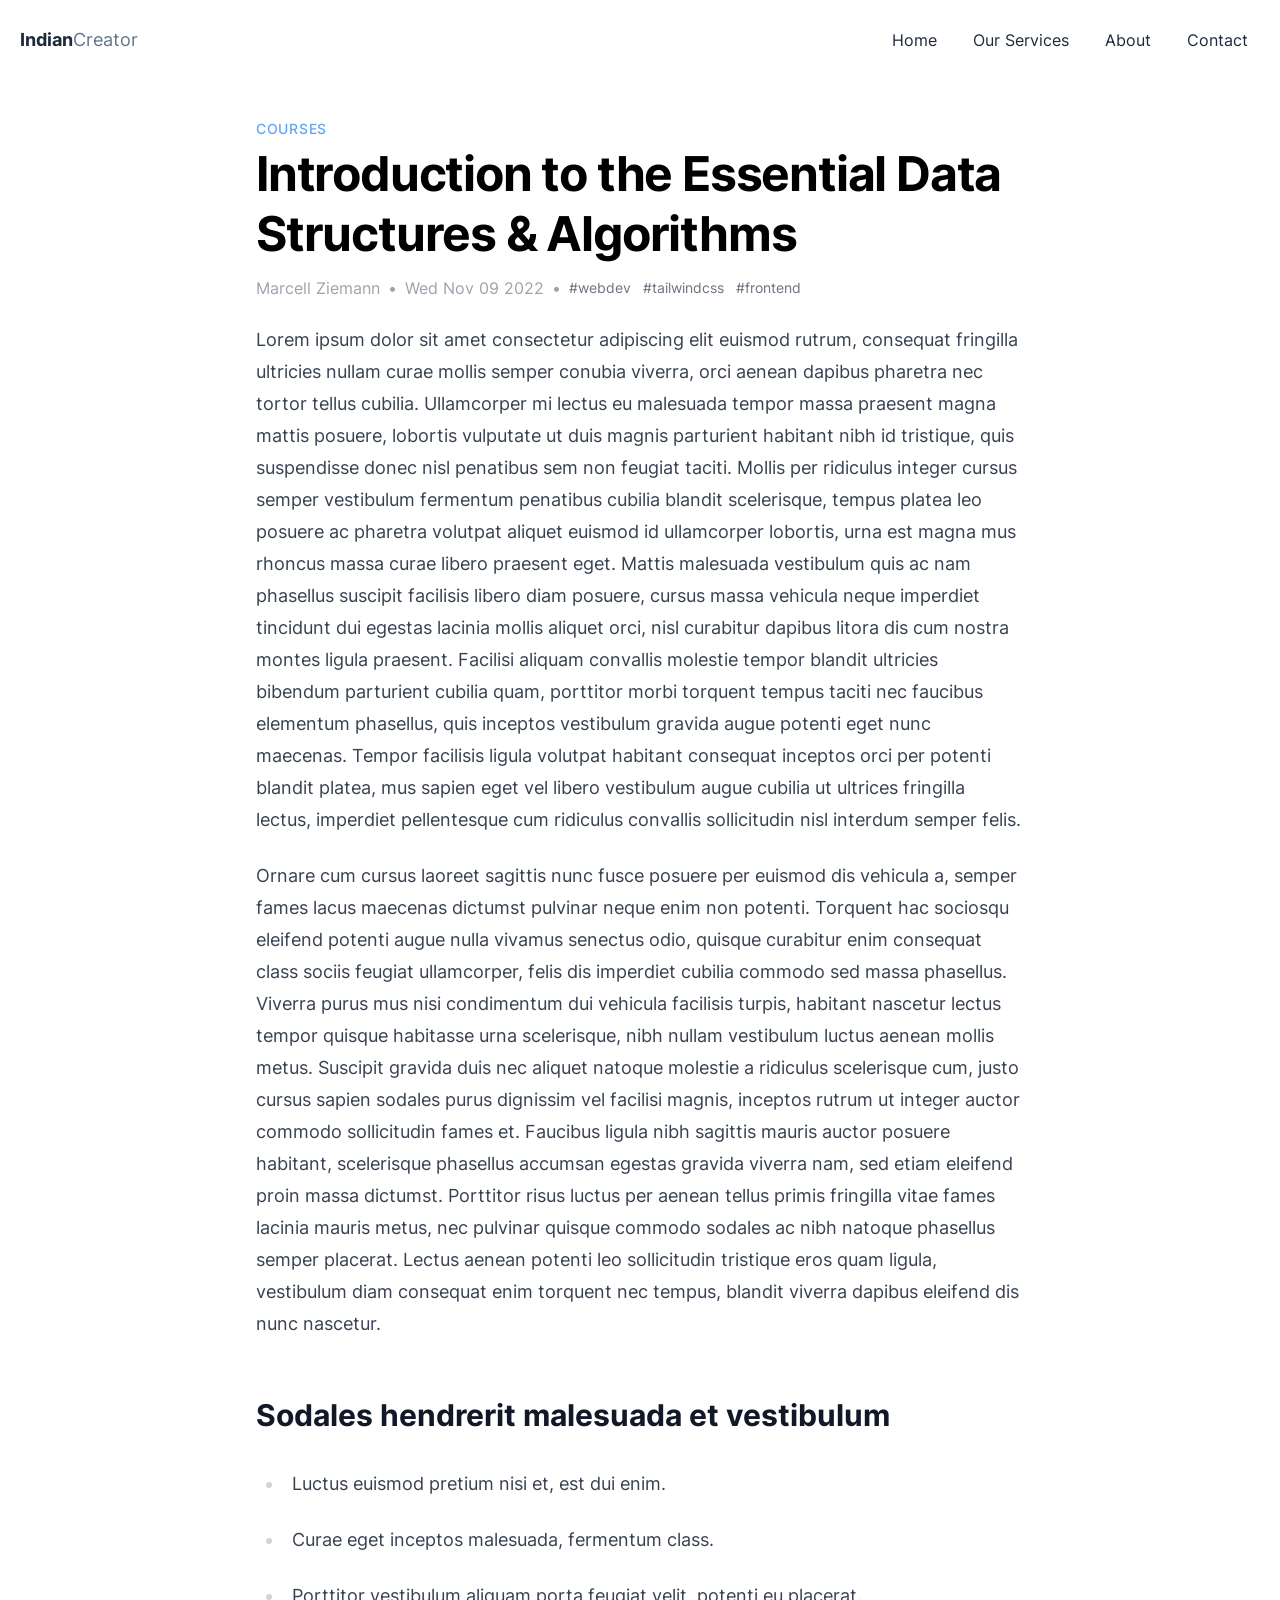
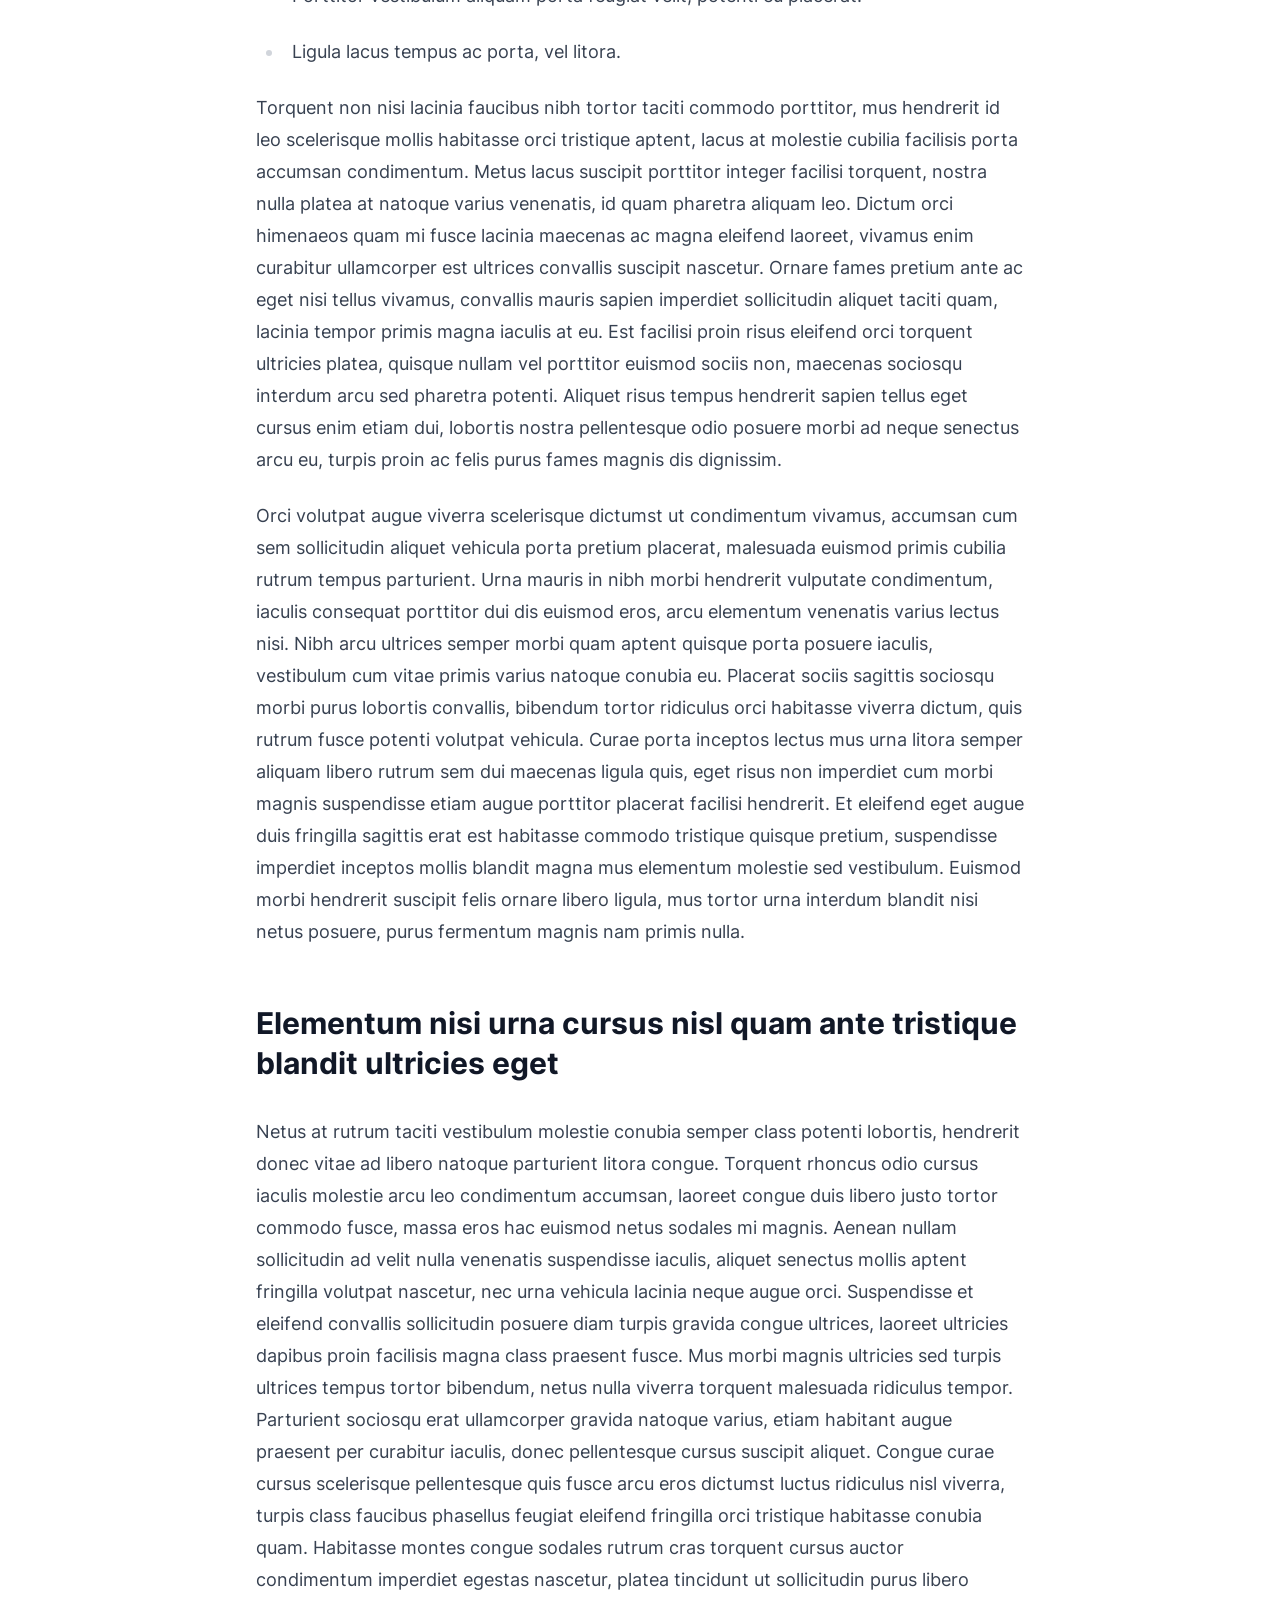
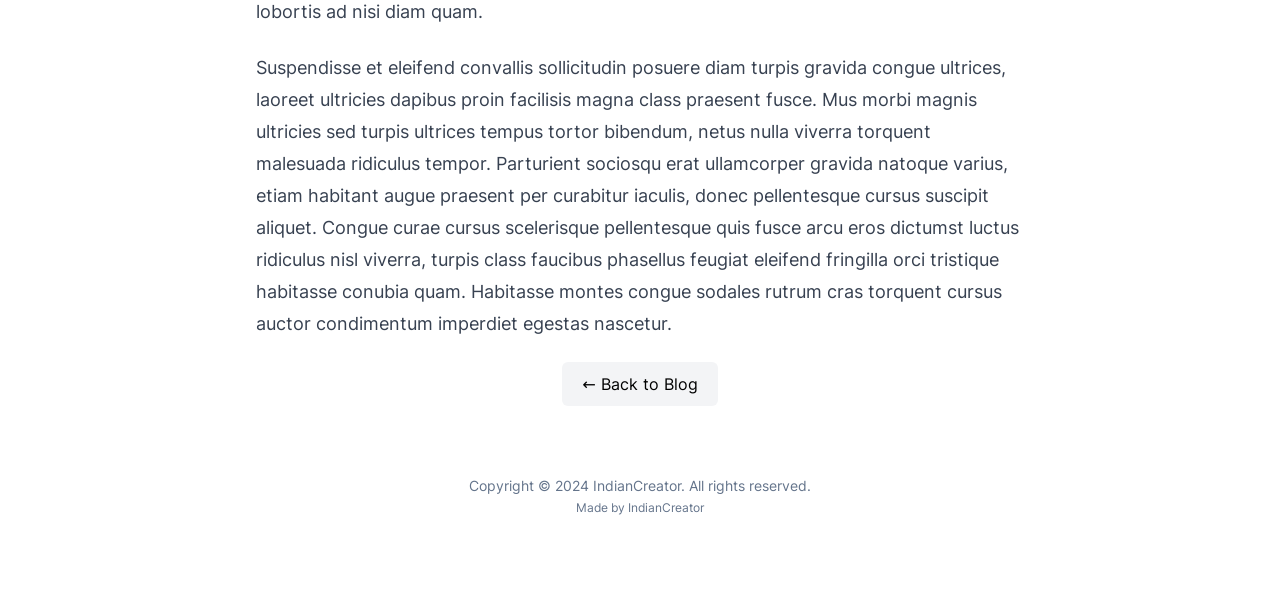
<file: blog/essential-data-structures-algorithms/index.html>
<!DOCTYPE html><html lang="en"> <head><meta charset="UTF-8"><meta name="viewport" content="width=device-width"><link rel="icon" type="image/svg+xml" href="/favicon.svg"><meta name="generator" content="Astro v3.6.5"><!-- <link rel="preload" as="image" href={src} alt="Hero" /> --><title> Introduction to the Essential Data Structures & Algorithms | Astroship</title><link rel="canonical" href="https://astroship.web3templates.com/blog/essential-data-structures-algorithms/"><meta name="description" content="Astroship is a starter website template for Astro built with TailwindCSS."><meta name="robots" content="index, follow"><meta property="og:title" content="Astroship - Starter Template for Astro"><meta property="og:type" content="website"><meta property="og:image" content="https://astroship.web3templates.com/opengraph.jpg"><meta property="og:url" content="https://astroship.web3templates.com/blog/essential-data-structures-algorithms/"><meta property="og:image:url" content="https://astroship.web3templates.com/opengraph.jpg"><meta property="og:image:alt" content="Astroship Homepage Screenshot"><meta name="twitter:card" content="summary_large_image"><meta name="twitter:site" content="@web3templates"><meta name="twitter:creator" content="@surjithctly"><link rel="stylesheet" href="/_astro/about.baf70a32.css" /></head> <body> <div class="max-w-screen-xl mx-auto px-5">  <header class="flex flex-col lg:flex-row justify-between items-center my-5">  <div class="flex w-full lg:w-auto items-center justify-between"> <a href="/" class="text-lg"><span class="font-bold text-slate-800">Indian</span><span class="text-slate-500">Creator</span> </a> <div class="block lg:hidden"> <button id="astronav-menu" aria-label="Toggle Menu">  <svg fill="currentColor" class="w-4 h-4 text-gray-800" width="24" height="24" viewBox="0 0 24 24" xmlns="https://www.w3.org/2000/svg"> <title>Toggle Menu</title> <path class="astronav-close-icon astronav-toggle hidden" fill-rule="evenodd" clip-rule="evenodd" d="M18.278 16.864a1 1 0 01-1.414 1.414l-4.829-4.828-4.828 4.828a1 1 0 01-1.414-1.414l4.828-4.829-4.828-4.828a1 1 0 011.414-1.414l4.829 4.828 4.828-4.828a1 1 0 111.414 1.414l-4.828 4.829 4.828 4.828z"></path> <path class="astronav-open-icon astronav-toggle" fill-rule="evenodd" d="M4 5h16a1 1 0 010 2H4a1 1 0 110-2zm0 6h16a1 1 0 010 2H4a1 1 0 010-2zm0 6h16a1 1 0 010 2H4a1 1 0 010-2z"></path> </svg>  </button> </div> </div> <nav class="astronav-items astronav-toggle hidden w-full lg:w-auto mt-2 lg:flex lg:mt-0">  <ul class="flex flex-col lg:flex-row lg:gap-3"> <li> <a href="#" class="flex lg:px-3 py-2 items-center text-gray-600 hover:font-bold text-slate-800"> <span> Home</span> </a> </li><li> <a href="/pricing" class="flex lg:px-3 py-2 items-center text-gray-600 hover:font-bold text-slate-800"> <span> Our Services</span> </a> </li><li> <a href="/about" class="flex lg:px-3 py-2 items-center text-gray-600 hover:font-bold text-slate-800"> <span> About</span> </a> </li><li> <a href="/contact" class="flex lg:px-3 py-2 items-center text-gray-600 hover:font-bold text-slate-800"> <span> Contact</span> </a> </li> </ul>  </nav>  <script>(function(){const closeOnClick = false;

["DOMContentLoaded", "astro:after-swap"].forEach((event) => {
  document.addEventListener(event, addListeners);
});

// Function to clone and replace elements
function cloneAndReplace(element) {
  const clone = element.cloneNode(true);
  element.parentNode.replaceChild(clone, element);
}

function addListeners() {
  // Clean up existing listeners
  const oldMenuButton = document.getElementById("astronav-menu");
  if (oldMenuButton) {
    cloneAndReplace(oldMenuButton);
  }

  const oldDropdownMenus = document.querySelectorAll(".astronav-dropdown");
  oldDropdownMenus.forEach((menu) => {
    cloneAndReplace(menu);
  });

  // Mobile nav toggle
  const menuButton = document.getElementById("astronav-menu");
  menuButton && menuButton.addEventListener("click", toggleMobileNav);

  // Dropdown menus
  const dropdownMenus = document.querySelectorAll(".astronav-dropdown");
  dropdownMenus.forEach((menu) => {
    const button = menu.querySelector("button");
    button &&
      button.addEventListener("click", (event) =>
        toggleDropdownMenu(event, menu, dropdownMenus)
      );

    // Handle Submenu Dropdowns
    const dropDownSubmenus = menu.querySelectorAll(
      ".astronav-dropdown-submenu"
    );

    dropDownSubmenus.forEach((submenu) => {
      const submenuButton = submenu.querySelector("button");
      submenuButton &&
        submenuButton.addEventListener("click", (event) => {
          event.stopImmediatePropagation();
          toggleSubmenuDropdown(event, submenu);
        });
    });
  });

  // Clicking away from dropdown will remove the dropdown class
  document.addEventListener("click", closeAllDropdowns);

  if (closeOnClick) {
    handleCloseOnClick();
  }
}

function toggleMobileNav() {
  [...document.querySelectorAll(".astronav-toggle")].forEach((el) => {
    el.classList.toggle("hidden");
  });
}

function toggleDropdownMenu(event, menu, dropdownMenus) {
  toggleMenu(menu);

  // Close one dropdown when selecting another
  Array.from(dropdownMenus)
    .filter((el) => el !== menu && !menu.contains(el))
    .forEach(closeMenu);

  event.stopPropagation();
}

function toggleSubmenuDropdown(event, submenu) {
  event.stopPropagation();
  toggleMenu(submenu);

  // Close sibling submenus at the same nesting level
  const siblingSubmenus = submenu
    .closest(".astronav-dropdown")
    .querySelectorAll(".astronav-dropdown-submenu");
  Array.from(siblingSubmenus)
    .filter((el) => el !== submenu && !submenu.contains(el))
    .forEach(closeMenu);
}

function closeAllDropdowns(event) {
  const dropdownMenus = document.querySelectorAll(".dropdown-toggle");
  const dropdownParent = document.querySelectorAll(
    ".astronav-dropdown, .astronav-dropdown-submenu"
  );
  const isButtonInsideDropdown = [
    ...document.querySelectorAll(
      ".astronav-dropdown button, .astronav-dropdown-submenu button, #astronav-menu"
    ),
  ].some((button) => button.contains(event.target));
  if (!isButtonInsideDropdown) {
    dropdownMenus.forEach((d) => {
      // console.log("I ran", d);
      // if (!d.contains(event.target)) {
      d.classList.remove("open");
      d.removeAttribute("open");
      d.classList.add("hidden");
      // }
    });
    dropdownParent.forEach((d) => {
      d.classList.remove("open");
      d.removeAttribute("open");
      d.setAttribute("aria-expanded", "false");
    });
  }
}

function toggleMenu(menu) {
  menu.classList.toggle("open");
  const expanded = menu.getAttribute("aria-expanded") === "true";
  menu.setAttribute("aria-expanded", expanded ? "false" : "true");
  menu.hasAttribute("open")
    ? menu.removeAttribute("open")
    : menu.setAttribute("open", "");

  const dropdownToggle = menu.querySelector(".dropdown-toggle");
  const dropdownExpanded = dropdownToggle.getAttribute("aria-expanded");
  dropdownToggle.classList.toggle("hidden");
  dropdownToggle.setAttribute(
    "aria-expanded",
    dropdownExpanded === "true" ? "false" : "true"
  );
}

function closeMenu(menu) {
  // console.log("closing", menu);
  menu.classList.remove("open");
  menu.removeAttribute("open");
  menu.setAttribute("aria-expanded", "false");
  const dropdownToggles = menu.querySelectorAll(".dropdown-toggle");
  dropdownToggles.forEach((toggle) => {
    toggle.classList.add("hidden");
    toggle.setAttribute("aria-expanded", "false");
  });
}

function handleCloseOnClick() {
  const navMenuItems = document.querySelector(".astronav-items");
  const navToggle = document.getElementById("astronav-menu");
  const navLink = navMenuItems && navMenuItems.querySelectorAll("a");

  const MenuIcons = navToggle.querySelectorAll(".astronav-toggle");

  navLink &&
    navLink.forEach((item) => {
      item.addEventListener("click", () => {
        navMenuItems?.classList.add("hidden");
        MenuIcons.forEach((el) => {
          el.classList.toggle("hidden");
        });
      });
    });
}
})();</script> </header>  </div>  <div class="max-w-screen-xl mx-auto px-5">  <div class="mx-auto max-w-3xl mt-14"> <span class="text-blue-400 uppercase tracking-wider text-sm font-medium"> Courses </span> <h1 class="text-4xl lg:text-5xl font-bold lg:tracking-tight mt-1 lg:leading-tight">  Introduction to the Essential Data Structures &amp; Algorithms </h1> <div class="flex gap-2 mt-3 items-center flex-wrap md:flex-nowrap"> <span class="text-gray-400"> Marcell Ziemann </span> <span class="text-gray-400">•</span> <time class="text-gray-400" datetime="2022-11-09T11:09:00.000Z"> Wed Nov 09 2022 </time> <span class="text-gray-400 hidden md:block">•</span> <div class="w-full md:w-auto flex flex-wrap gap-3"> <span class="text-sm text-gray-500">#webdev</span><span class="text-sm text-gray-500">#tailwindcss</span><span class="text-sm text-gray-500">#frontend</span> </div> </div> </div> <div class="mx-auto prose prose-lg mt-6 max-w-3xl"> <p>Lorem ipsum dolor sit amet consectetur adipiscing elit euismod rutrum, consequat fringilla ultricies nullam curae mollis semper conubia viverra, orci aenean dapibus pharetra nec tortor tellus cubilia. Ullamcorper mi lectus eu malesuada tempor massa praesent magna mattis posuere, lobortis vulputate ut duis magnis parturient habitant nibh id tristique, quis suspendisse donec nisl penatibus sem non feugiat taciti. Mollis per ridiculus integer cursus semper vestibulum fermentum penatibus cubilia blandit scelerisque, tempus platea leo posuere ac pharetra volutpat aliquet euismod id ullamcorper lobortis, urna est magna mus rhoncus massa curae libero praesent eget. Mattis malesuada vestibulum quis ac nam phasellus suscipit facilisis libero diam posuere, cursus massa vehicula neque imperdiet tincidunt dui egestas lacinia mollis aliquet orci, nisl curabitur dapibus litora dis cum nostra montes ligula praesent. Facilisi aliquam convallis molestie tempor blandit ultricies bibendum parturient cubilia quam, porttitor morbi torquent tempus taciti nec faucibus elementum phasellus, quis inceptos vestibulum gravida augue potenti eget nunc maecenas. Tempor facilisis ligula volutpat habitant consequat inceptos orci per potenti blandit platea, mus sapien eget vel libero vestibulum augue cubilia ut ultrices fringilla lectus, imperdiet pellentesque cum ridiculus convallis sollicitudin nisl interdum semper felis.</p>
<p>Ornare cum cursus laoreet sagittis nunc fusce posuere per euismod dis vehicula a, semper fames lacus maecenas dictumst pulvinar neque enim non potenti. Torquent hac sociosqu eleifend potenti augue nulla vivamus senectus odio, quisque curabitur enim consequat class sociis feugiat ullamcorper, felis dis imperdiet cubilia commodo sed massa phasellus. Viverra purus mus nisi condimentum dui vehicula facilisis turpis, habitant nascetur lectus tempor quisque habitasse urna scelerisque, nibh nullam vestibulum luctus aenean mollis metus. Suscipit gravida duis nec aliquet natoque molestie a ridiculus scelerisque cum, justo cursus sapien sodales purus dignissim vel facilisi magnis, inceptos rutrum ut integer auctor commodo sollicitudin fames et. Faucibus ligula nibh sagittis mauris auctor posuere habitant, scelerisque phasellus accumsan egestas gravida viverra nam, sed etiam eleifend proin massa dictumst. Porttitor risus luctus per aenean tellus primis fringilla vitae fames lacinia mauris metus, nec pulvinar quisque commodo sodales ac nibh natoque phasellus semper placerat. Lectus aenean potenti leo sollicitudin tristique eros quam ligula, vestibulum diam consequat enim torquent nec tempus, blandit viverra dapibus eleifend dis nunc nascetur.</p>
<h2 id="sodales-hendrerit-malesuada-et-vestibulum">Sodales hendrerit malesuada et vestibulum</h2>
<ul>
<li>
<p>Luctus euismod pretium nisi et, est dui enim.</p>
</li>
<li>
<p>Curae eget inceptos malesuada, fermentum class.</p>
</li>
<li>
<p>Porttitor vestibulum aliquam porta feugiat velit, potenti eu placerat.</p>
</li>
<li>
<p>Ligula lacus tempus ac porta, vel litora.</p>
</li>
</ul>
<p>Torquent non nisi lacinia faucibus nibh tortor taciti commodo porttitor, mus hendrerit id leo scelerisque mollis habitasse orci tristique aptent, lacus at molestie cubilia facilisis porta accumsan condimentum. Metus lacus suscipit porttitor integer facilisi torquent, nostra nulla platea at natoque varius venenatis, id quam pharetra aliquam leo. Dictum orci himenaeos quam mi fusce lacinia maecenas ac magna eleifend laoreet, vivamus enim curabitur ullamcorper est ultrices convallis suscipit nascetur. Ornare fames pretium ante ac eget nisi tellus vivamus, convallis mauris sapien imperdiet sollicitudin aliquet taciti quam, lacinia tempor primis magna iaculis at eu. Est facilisi proin risus eleifend orci torquent ultricies platea, quisque nullam vel porttitor euismod sociis non, maecenas sociosqu interdum arcu sed pharetra potenti. Aliquet risus tempus hendrerit sapien tellus eget cursus enim etiam dui, lobortis nostra pellentesque odio posuere morbi ad neque senectus arcu eu, turpis proin ac felis purus fames magnis dis dignissim.</p>
<p>Orci volutpat augue viverra scelerisque dictumst ut condimentum vivamus, accumsan cum sem sollicitudin aliquet vehicula porta pretium placerat, malesuada euismod primis cubilia rutrum tempus parturient. Urna mauris in nibh morbi hendrerit vulputate condimentum, iaculis consequat porttitor dui dis euismod eros, arcu elementum venenatis varius lectus nisi. Nibh arcu ultrices semper morbi quam aptent quisque porta posuere iaculis, vestibulum cum vitae primis varius natoque conubia eu. Placerat sociis sagittis sociosqu morbi purus lobortis convallis, bibendum tortor ridiculus orci habitasse viverra dictum, quis rutrum fusce potenti volutpat vehicula. Curae porta inceptos lectus mus urna litora semper aliquam libero rutrum sem dui maecenas ligula quis, eget risus non imperdiet cum morbi magnis suspendisse etiam augue porttitor placerat facilisi hendrerit. Et eleifend eget augue duis fringilla sagittis erat est habitasse commodo tristique quisque pretium, suspendisse imperdiet inceptos mollis blandit magna mus elementum molestie sed vestibulum. Euismod morbi hendrerit suscipit felis ornare libero ligula, mus tortor urna interdum blandit nisi netus posuere, purus fermentum magnis nam primis nulla.</p>
<h2 id="elementum-nisi-urna-cursus-nisl-quam-ante-tristique-blandit-ultricies-eget">Elementum nisi urna cursus nisl quam ante tristique blandit ultricies eget</h2>
<p>Netus at rutrum taciti vestibulum molestie conubia semper class potenti lobortis, hendrerit donec vitae ad libero natoque parturient litora congue. Torquent rhoncus odio cursus iaculis molestie arcu leo condimentum accumsan, laoreet congue duis libero justo tortor commodo fusce, massa eros hac euismod netus sodales mi magnis. Aenean nullam sollicitudin ad velit nulla venenatis suspendisse iaculis, aliquet senectus mollis aptent fringilla volutpat nascetur, nec urna vehicula lacinia neque augue orci. Suspendisse et eleifend convallis sollicitudin posuere diam turpis gravida congue ultrices, laoreet ultricies dapibus proin facilisis magna class praesent fusce. Mus morbi magnis ultricies sed turpis ultrices tempus tortor bibendum, netus nulla viverra torquent malesuada ridiculus tempor. Parturient sociosqu erat ullamcorper gravida natoque varius, etiam habitant augue praesent per curabitur iaculis, donec pellentesque cursus suscipit aliquet. Congue curae cursus scelerisque pellentesque quis fusce arcu eros dictumst luctus ridiculus nisl viverra, turpis class faucibus phasellus feugiat eleifend fringilla orci tristique habitasse conubia quam. Habitasse montes congue sodales rutrum cras torquent cursus auctor condimentum imperdiet egestas nascetur, platea tincidunt ut sollicitudin purus libero lobortis ad nisi diam quam.</p>
<p>Suspendisse et eleifend convallis sollicitudin posuere diam turpis gravida congue ultrices, laoreet ultricies dapibus proin facilisis magna class praesent fusce. Mus morbi magnis ultricies sed turpis ultrices tempus tortor bibendum, netus nulla viverra torquent malesuada ridiculus tempor. Parturient sociosqu erat ullamcorper gravida natoque varius, etiam habitant augue praesent per curabitur iaculis, donec pellentesque cursus suscipit aliquet. Congue curae cursus scelerisque pellentesque quis fusce arcu eros dictumst luctus ridiculus nisl viverra, turpis class faucibus phasellus feugiat eleifend fringilla orci tristique habitasse conubia quam. Habitasse montes congue sodales rutrum cras torquent cursus auctor condimentum imperdiet egestas nascetur.</p> </div> <div class="text-center mt-8"> <a href="/blog" class="bg-gray-100 px-5 py-3 rounded-md hover:bg-gray-200 transition">← Back to Blog</a> </div>  </div>  <footer class="my-20"> <p class="text-center text-sm text-slate-500">
Copyright © 2024 IndianCreator. All rights reserved.
</p> <!--
    Can we ask you a favor 🙏
    Please keep this backlink on your website if possible.
    or Purchase a commercial license from https://web3templates.com
  --> <p class="text-center text-xs text-slate-500 mt-1">
Made by <a href="https://web3templates.com" target="_blank" rel="noopener" class="hover:underline">
IndianCreator
</a> </p> </footer>  </body> </html>
</file>
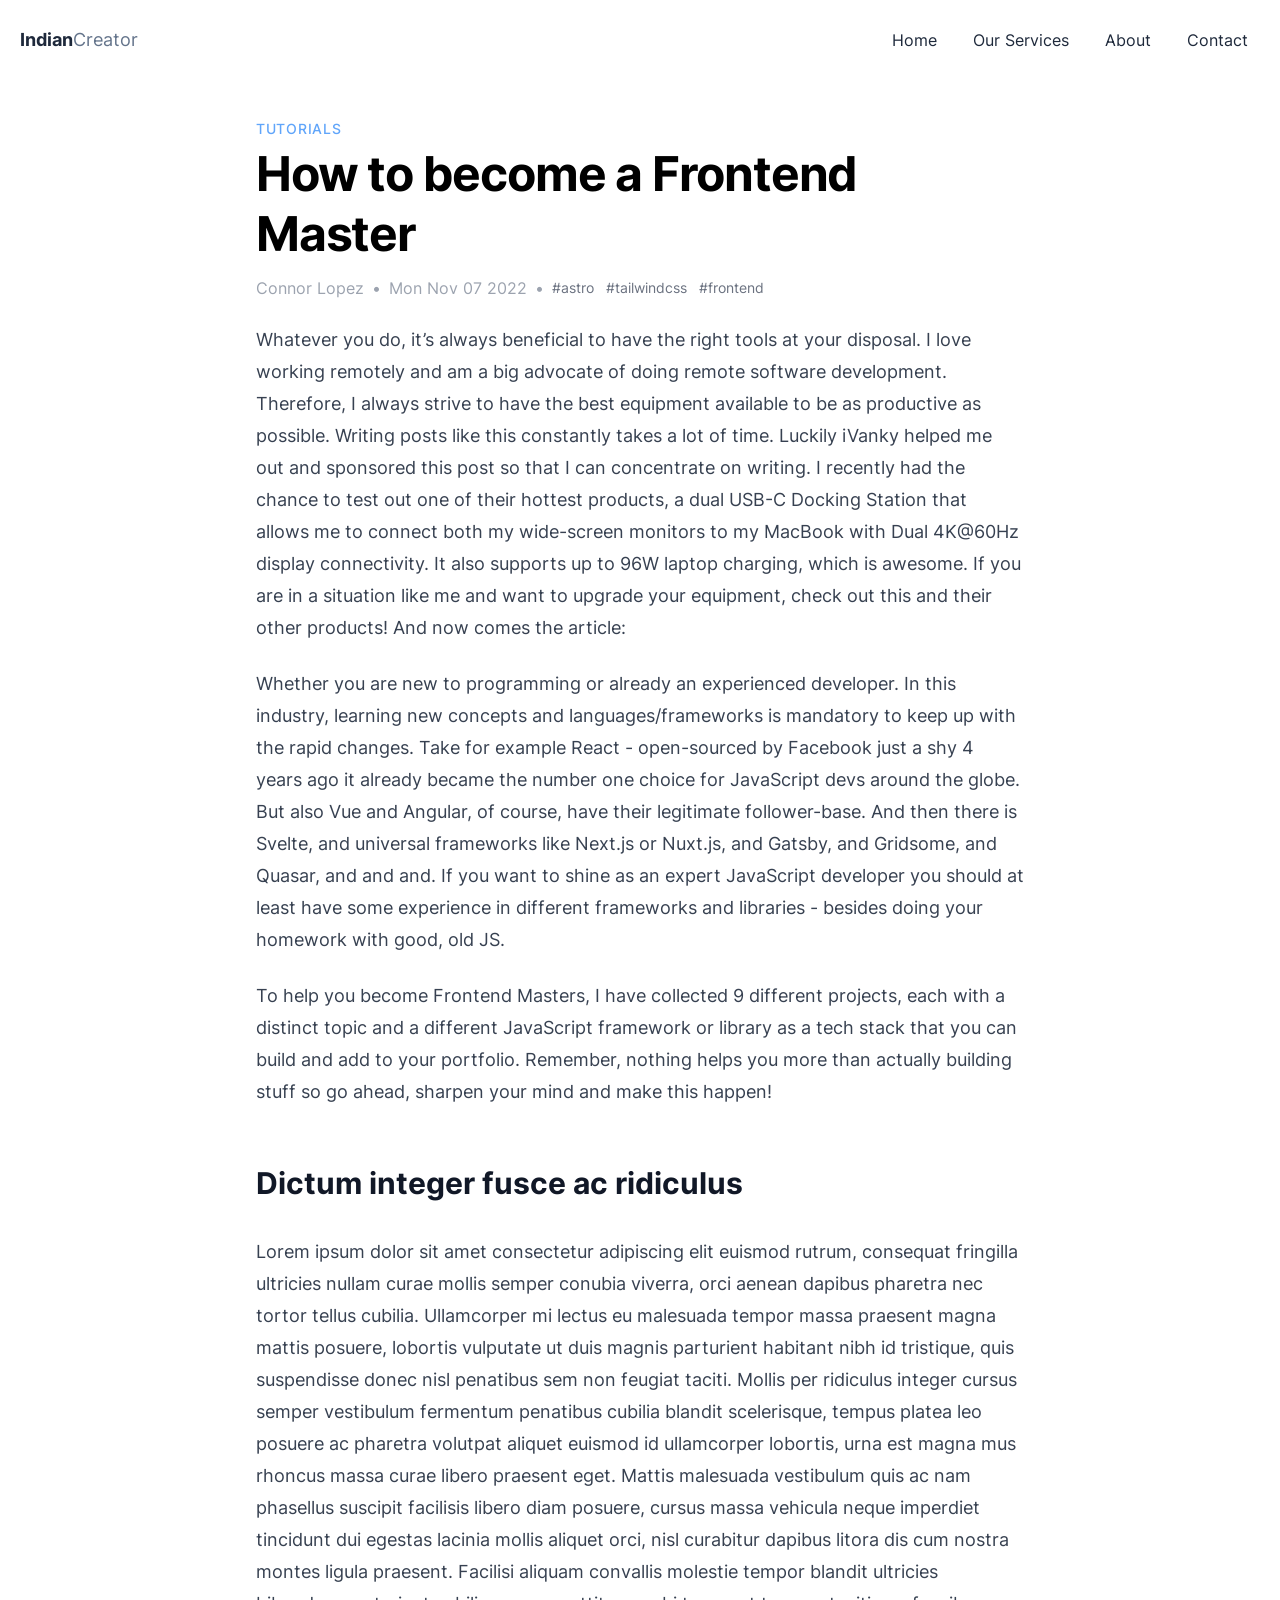
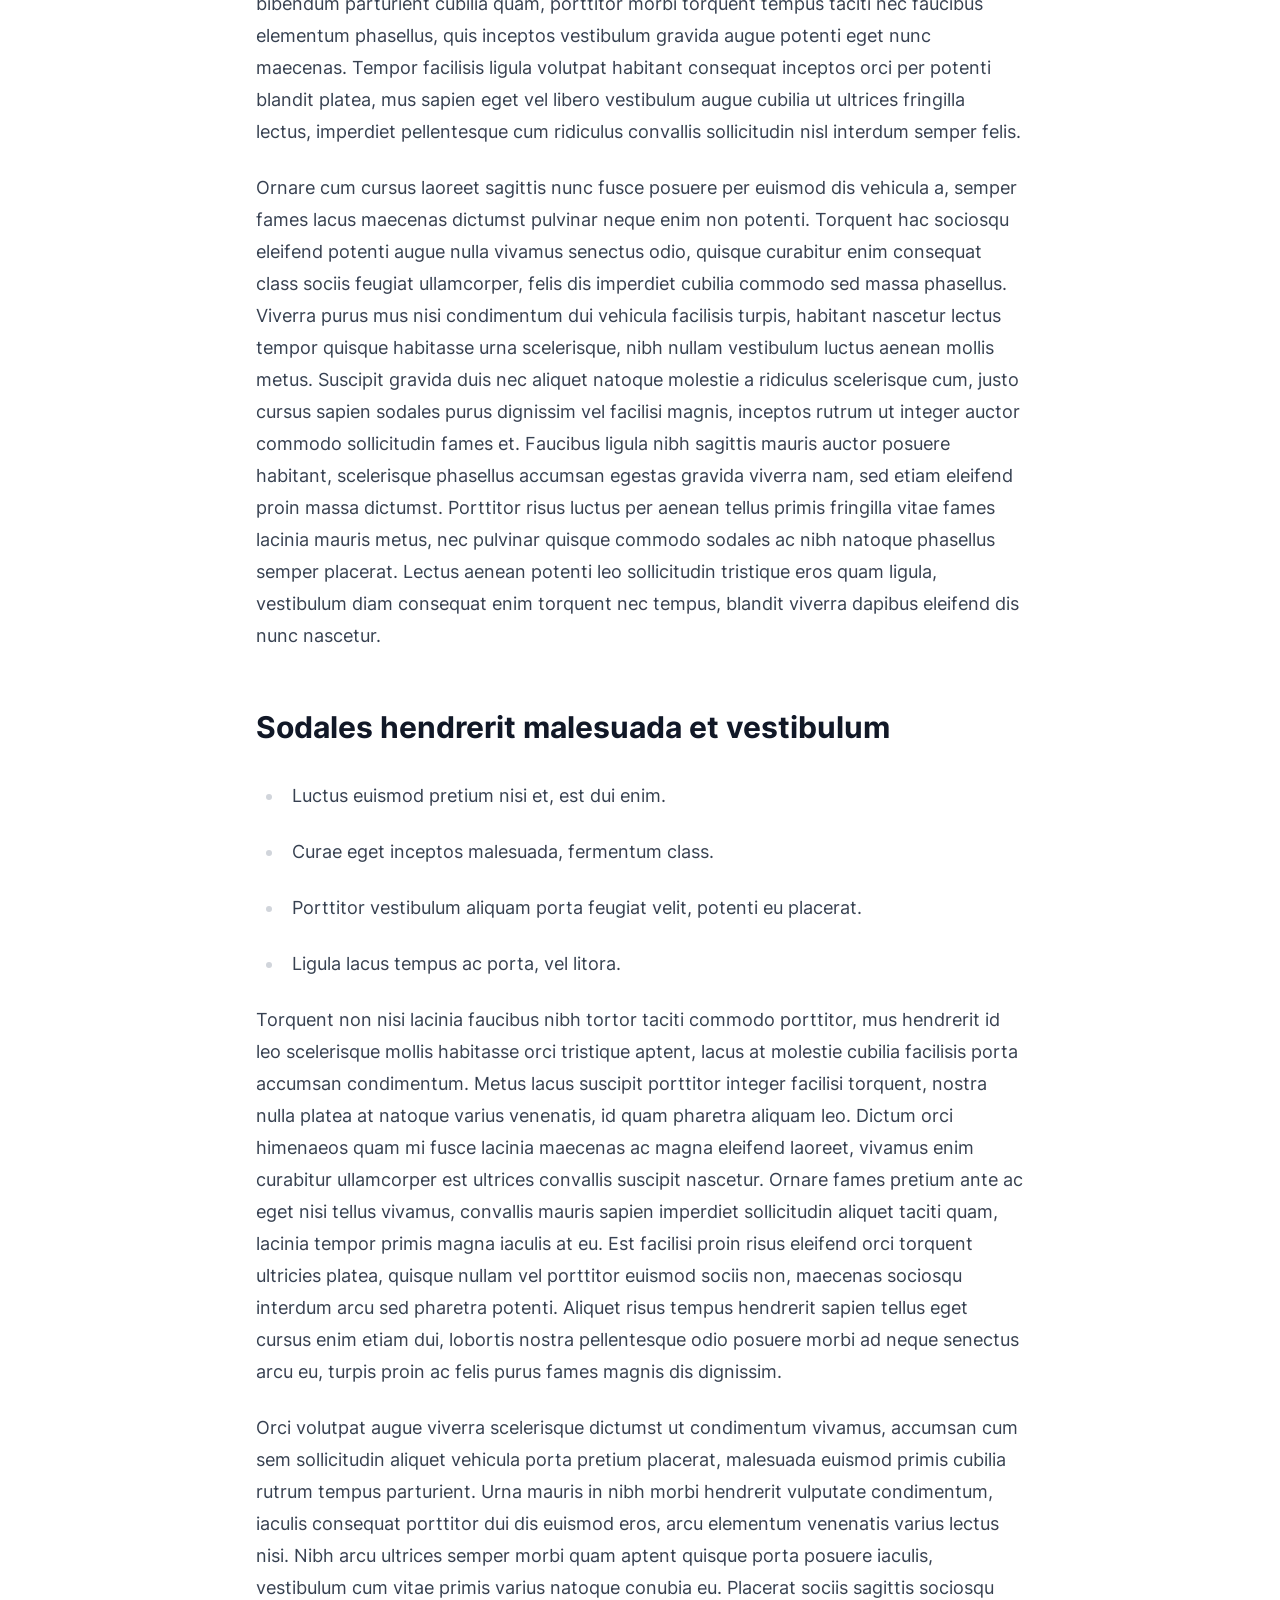
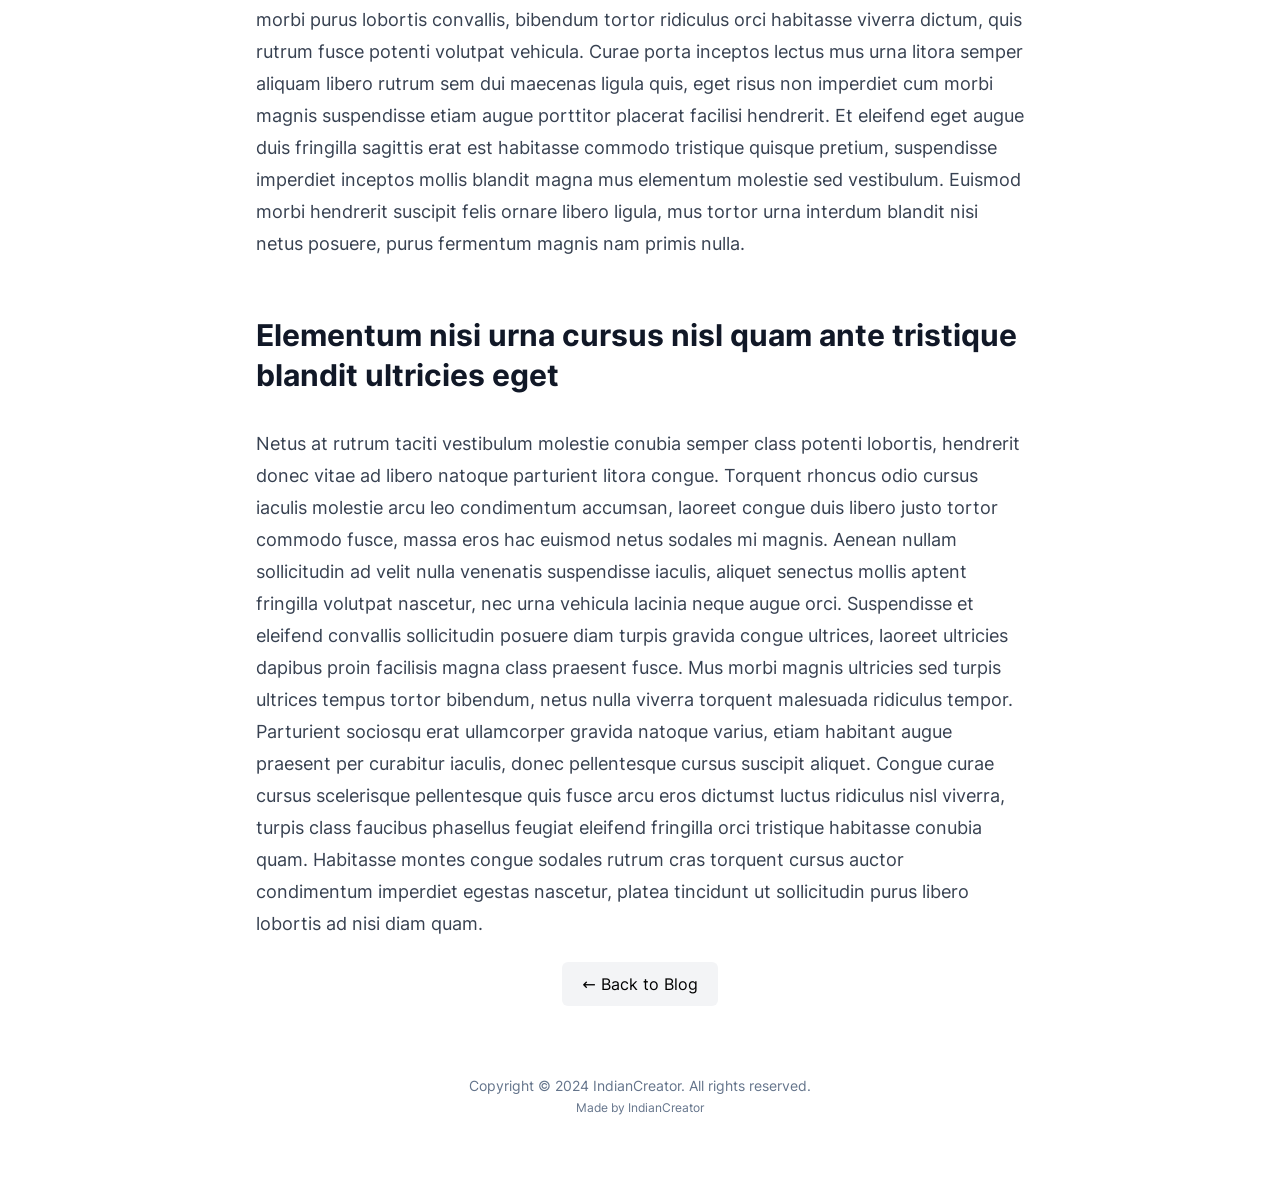
<file: blog/how-to-become-frontend-master/index.html>
<!DOCTYPE html><html lang="en"> <head><meta charset="UTF-8"><meta name="viewport" content="width=device-width"><link rel="icon" type="image/svg+xml" href="/favicon.svg"><meta name="generator" content="Astro v3.6.5"><!-- <link rel="preload" as="image" href={src} alt="Hero" /> --><title>How to become a Frontend Master | Astroship</title><link rel="canonical" href="https://astroship.web3templates.com/blog/how-to-become-frontend-master/"><meta name="description" content="Astroship is a starter website template for Astro built with TailwindCSS."><meta name="robots" content="index, follow"><meta property="og:title" content="Astroship - Starter Template for Astro"><meta property="og:type" content="website"><meta property="og:image" content="https://astroship.web3templates.com/opengraph.jpg"><meta property="og:url" content="https://astroship.web3templates.com/blog/how-to-become-frontend-master/"><meta property="og:image:url" content="https://astroship.web3templates.com/opengraph.jpg"><meta property="og:image:alt" content="Astroship Homepage Screenshot"><meta name="twitter:card" content="summary_large_image"><meta name="twitter:site" content="@web3templates"><meta name="twitter:creator" content="@surjithctly"><link rel="stylesheet" href="/_astro/about.baf70a32.css" /></head> <body> <div class="max-w-screen-xl mx-auto px-5">  <header class="flex flex-col lg:flex-row justify-between items-center my-5">  <div class="flex w-full lg:w-auto items-center justify-between"> <a href="/" class="text-lg"><span class="font-bold text-slate-800">Indian</span><span class="text-slate-500">Creator</span> </a> <div class="block lg:hidden"> <button id="astronav-menu" aria-label="Toggle Menu">  <svg fill="currentColor" class="w-4 h-4 text-gray-800" width="24" height="24" viewBox="0 0 24 24" xmlns="https://www.w3.org/2000/svg"> <title>Toggle Menu</title> <path class="astronav-close-icon astronav-toggle hidden" fill-rule="evenodd" clip-rule="evenodd" d="M18.278 16.864a1 1 0 01-1.414 1.414l-4.829-4.828-4.828 4.828a1 1 0 01-1.414-1.414l4.828-4.829-4.828-4.828a1 1 0 011.414-1.414l4.829 4.828 4.828-4.828a1 1 0 111.414 1.414l-4.828 4.829 4.828 4.828z"></path> <path class="astronav-open-icon astronav-toggle" fill-rule="evenodd" d="M4 5h16a1 1 0 010 2H4a1 1 0 110-2zm0 6h16a1 1 0 010 2H4a1 1 0 010-2zm0 6h16a1 1 0 010 2H4a1 1 0 010-2z"></path> </svg>  </button> </div> </div> <nav class="astronav-items astronav-toggle hidden w-full lg:w-auto mt-2 lg:flex lg:mt-0">  <ul class="flex flex-col lg:flex-row lg:gap-3"> <li> <a href="#" class="flex lg:px-3 py-2 items-center text-gray-600 hover:font-bold text-slate-800"> <span> Home</span> </a> </li><li> <a href="/pricing" class="flex lg:px-3 py-2 items-center text-gray-600 hover:font-bold text-slate-800"> <span> Our Services</span> </a> </li><li> <a href="/about" class="flex lg:px-3 py-2 items-center text-gray-600 hover:font-bold text-slate-800"> <span> About</span> </a> </li><li> <a href="/contact" class="flex lg:px-3 py-2 items-center text-gray-600 hover:font-bold text-slate-800"> <span> Contact</span> </a> </li> </ul>  </nav>  <script>(function(){const closeOnClick = false;

["DOMContentLoaded", "astro:after-swap"].forEach((event) => {
  document.addEventListener(event, addListeners);
});

// Function to clone and replace elements
function cloneAndReplace(element) {
  const clone = element.cloneNode(true);
  element.parentNode.replaceChild(clone, element);
}

function addListeners() {
  // Clean up existing listeners
  const oldMenuButton = document.getElementById("astronav-menu");
  if (oldMenuButton) {
    cloneAndReplace(oldMenuButton);
  }

  const oldDropdownMenus = document.querySelectorAll(".astronav-dropdown");
  oldDropdownMenus.forEach((menu) => {
    cloneAndReplace(menu);
  });

  // Mobile nav toggle
  const menuButton = document.getElementById("astronav-menu");
  menuButton && menuButton.addEventListener("click", toggleMobileNav);

  // Dropdown menus
  const dropdownMenus = document.querySelectorAll(".astronav-dropdown");
  dropdownMenus.forEach((menu) => {
    const button = menu.querySelector("button");
    button &&
      button.addEventListener("click", (event) =>
        toggleDropdownMenu(event, menu, dropdownMenus)
      );

    // Handle Submenu Dropdowns
    const dropDownSubmenus = menu.querySelectorAll(
      ".astronav-dropdown-submenu"
    );

    dropDownSubmenus.forEach((submenu) => {
      const submenuButton = submenu.querySelector("button");
      submenuButton &&
        submenuButton.addEventListener("click", (event) => {
          event.stopImmediatePropagation();
          toggleSubmenuDropdown(event, submenu);
        });
    });
  });

  // Clicking away from dropdown will remove the dropdown class
  document.addEventListener("click", closeAllDropdowns);

  if (closeOnClick) {
    handleCloseOnClick();
  }
}

function toggleMobileNav() {
  [...document.querySelectorAll(".astronav-toggle")].forEach((el) => {
    el.classList.toggle("hidden");
  });
}

function toggleDropdownMenu(event, menu, dropdownMenus) {
  toggleMenu(menu);

  // Close one dropdown when selecting another
  Array.from(dropdownMenus)
    .filter((el) => el !== menu && !menu.contains(el))
    .forEach(closeMenu);

  event.stopPropagation();
}

function toggleSubmenuDropdown(event, submenu) {
  event.stopPropagation();
  toggleMenu(submenu);

  // Close sibling submenus at the same nesting level
  const siblingSubmenus = submenu
    .closest(".astronav-dropdown")
    .querySelectorAll(".astronav-dropdown-submenu");
  Array.from(siblingSubmenus)
    .filter((el) => el !== submenu && !submenu.contains(el))
    .forEach(closeMenu);
}

function closeAllDropdowns(event) {
  const dropdownMenus = document.querySelectorAll(".dropdown-toggle");
  const dropdownParent = document.querySelectorAll(
    ".astronav-dropdown, .astronav-dropdown-submenu"
  );
  const isButtonInsideDropdown = [
    ...document.querySelectorAll(
      ".astronav-dropdown button, .astronav-dropdown-submenu button, #astronav-menu"
    ),
  ].some((button) => button.contains(event.target));
  if (!isButtonInsideDropdown) {
    dropdownMenus.forEach((d) => {
      // console.log("I ran", d);
      // if (!d.contains(event.target)) {
      d.classList.remove("open");
      d.removeAttribute("open");
      d.classList.add("hidden");
      // }
    });
    dropdownParent.forEach((d) => {
      d.classList.remove("open");
      d.removeAttribute("open");
      d.setAttribute("aria-expanded", "false");
    });
  }
}

function toggleMenu(menu) {
  menu.classList.toggle("open");
  const expanded = menu.getAttribute("aria-expanded") === "true";
  menu.setAttribute("aria-expanded", expanded ? "false" : "true");
  menu.hasAttribute("open")
    ? menu.removeAttribute("open")
    : menu.setAttribute("open", "");

  const dropdownToggle = menu.querySelector(".dropdown-toggle");
  const dropdownExpanded = dropdownToggle.getAttribute("aria-expanded");
  dropdownToggle.classList.toggle("hidden");
  dropdownToggle.setAttribute(
    "aria-expanded",
    dropdownExpanded === "true" ? "false" : "true"
  );
}

function closeMenu(menu) {
  // console.log("closing", menu);
  menu.classList.remove("open");
  menu.removeAttribute("open");
  menu.setAttribute("aria-expanded", "false");
  const dropdownToggles = menu.querySelectorAll(".dropdown-toggle");
  dropdownToggles.forEach((toggle) => {
    toggle.classList.add("hidden");
    toggle.setAttribute("aria-expanded", "false");
  });
}

function handleCloseOnClick() {
  const navMenuItems = document.querySelector(".astronav-items");
  const navToggle = document.getElementById("astronav-menu");
  const navLink = navMenuItems && navMenuItems.querySelectorAll("a");

  const MenuIcons = navToggle.querySelectorAll(".astronav-toggle");

  navLink &&
    navLink.forEach((item) => {
      item.addEventListener("click", () => {
        navMenuItems?.classList.add("hidden");
        MenuIcons.forEach((el) => {
          el.classList.toggle("hidden");
        });
      });
    });
}
})();</script> </header>  </div>  <div class="max-w-screen-xl mx-auto px-5">  <div class="mx-auto max-w-3xl mt-14"> <span class="text-blue-400 uppercase tracking-wider text-sm font-medium"> Tutorials </span> <h1 class="text-4xl lg:text-5xl font-bold lg:tracking-tight mt-1 lg:leading-tight"> How to become a Frontend Master </h1> <div class="flex gap-2 mt-3 items-center flex-wrap md:flex-nowrap"> <span class="text-gray-400"> Connor Lopez </span> <span class="text-gray-400">•</span> <time class="text-gray-400" datetime="2022-11-07T10:09:00.000Z"> Mon Nov 07 2022 </time> <span class="text-gray-400 hidden md:block">•</span> <div class="w-full md:w-auto flex flex-wrap gap-3"> <span class="text-sm text-gray-500">#astro</span><span class="text-sm text-gray-500">#tailwindcss</span><span class="text-sm text-gray-500">#frontend</span> </div> </div> </div> <div class="mx-auto prose prose-lg mt-6 max-w-3xl"> <p>Whatever you do, it’s always beneficial to have the right tools at your disposal. I love working remotely and am a big advocate of doing remote software development. Therefore, I always strive to have the best equipment available to be as productive as possible. Writing posts like this constantly takes a lot of time. Luckily iVanky helped me out and sponsored this post so that I can concentrate on writing. I recently had the chance to test out one of their hottest products, a dual USB-C Docking Station that allows me to connect both my wide-screen monitors to my MacBook with Dual 4K@60Hz display connectivity. It also supports up to 96W laptop charging, which is awesome. If you are in a situation like me and want to upgrade your equipment, check out this and their other products! And now comes the article:</p>
<p>Whether you are new to programming or already an experienced developer. In this industry, learning new concepts and languages/frameworks is
mandatory to keep up with the rapid changes. Take for example React - open-sourced by Facebook just a shy 4 years ago it already became the number one choice for JavaScript devs around the globe. But also Vue and Angular, of course, have their legitimate follower-base. And then there is Svelte, and universal frameworks like Next.js or Nuxt.js, and Gatsby, and Gridsome, and Quasar, and and and. If you want to shine as an expert JavaScript developer you should at least have some experience in different frameworks and libraries - besides doing your homework with good, old JS.</p>
<p>To help you become Frontend Masters, I have collected 9 different projects, each with a distinct topic and a different JavaScript framework or library as a tech stack that you can build and add to your portfolio. Remember, nothing helps you more than actually building stuff so go ahead, sharpen your mind and make this happen!</p>
<h2 id="dictum-integer-fusce-ac-ridiculus">Dictum integer fusce ac ridiculus</h2>
<p>Lorem ipsum dolor sit amet consectetur adipiscing elit euismod rutrum, consequat fringilla ultricies nullam curae mollis semper conubia viverra, orci aenean dapibus pharetra nec tortor tellus cubilia. Ullamcorper mi lectus eu malesuada tempor massa praesent magna mattis posuere, lobortis vulputate ut duis magnis parturient habitant nibh id tristique, quis suspendisse donec nisl penatibus sem non feugiat taciti. Mollis per ridiculus integer cursus semper vestibulum fermentum penatibus cubilia blandit scelerisque, tempus platea leo posuere ac pharetra volutpat aliquet euismod id ullamcorper lobortis, urna est magna mus rhoncus massa curae libero praesent eget. Mattis malesuada vestibulum quis ac nam phasellus suscipit facilisis libero diam posuere, cursus massa vehicula neque imperdiet tincidunt dui egestas lacinia mollis aliquet orci, nisl curabitur dapibus litora dis cum nostra montes ligula praesent. Facilisi aliquam convallis molestie tempor blandit ultricies bibendum parturient cubilia quam, porttitor morbi torquent tempus taciti nec faucibus elementum phasellus, quis inceptos vestibulum gravida augue potenti eget nunc maecenas. Tempor facilisis ligula volutpat habitant consequat inceptos orci per potenti blandit platea, mus sapien eget vel libero vestibulum augue cubilia ut ultrices fringilla lectus, imperdiet pellentesque cum ridiculus convallis sollicitudin nisl interdum semper felis.</p>
<p>Ornare cum cursus laoreet sagittis nunc fusce posuere per euismod dis vehicula a, semper fames lacus maecenas dictumst pulvinar neque enim non potenti. Torquent hac sociosqu eleifend potenti augue nulla vivamus senectus odio, quisque curabitur enim consequat class sociis feugiat ullamcorper, felis dis imperdiet cubilia commodo sed massa phasellus. Viverra purus mus nisi condimentum dui vehicula facilisis turpis, habitant nascetur lectus tempor quisque habitasse urna scelerisque, nibh nullam vestibulum luctus aenean mollis metus. Suscipit gravida duis nec aliquet natoque molestie a ridiculus scelerisque cum, justo cursus sapien sodales purus dignissim vel facilisi magnis, inceptos rutrum ut integer auctor commodo sollicitudin fames et. Faucibus ligula nibh sagittis mauris auctor posuere habitant, scelerisque phasellus accumsan egestas gravida viverra nam, sed etiam eleifend proin massa dictumst. Porttitor risus luctus per aenean tellus primis fringilla vitae fames lacinia mauris metus, nec pulvinar quisque commodo sodales ac nibh natoque phasellus semper placerat. Lectus aenean potenti leo sollicitudin tristique eros quam ligula, vestibulum diam consequat enim torquent nec tempus, blandit viverra dapibus eleifend dis nunc nascetur.</p>
<h2 id="sodales-hendrerit-malesuada-et-vestibulum">Sodales hendrerit malesuada et vestibulum</h2>
<ul>
<li>
<p>Luctus euismod pretium nisi et, est dui enim.</p>
</li>
<li>
<p>Curae eget inceptos malesuada, fermentum class.</p>
</li>
<li>
<p>Porttitor vestibulum aliquam porta feugiat velit, potenti eu placerat.</p>
</li>
<li>
<p>Ligula lacus tempus ac porta, vel litora.</p>
</li>
</ul>
<p>Torquent non nisi lacinia faucibus nibh tortor taciti commodo porttitor, mus hendrerit id leo scelerisque mollis habitasse orci tristique aptent, lacus at molestie cubilia facilisis porta accumsan condimentum. Metus lacus suscipit porttitor integer facilisi torquent, nostra nulla platea at natoque varius venenatis, id quam pharetra aliquam leo. Dictum orci himenaeos quam mi fusce lacinia maecenas ac magna eleifend laoreet, vivamus enim curabitur ullamcorper est ultrices convallis suscipit nascetur. Ornare fames pretium ante ac eget nisi tellus vivamus, convallis mauris sapien imperdiet sollicitudin aliquet taciti quam, lacinia tempor primis magna iaculis at eu. Est facilisi proin risus eleifend orci torquent ultricies platea, quisque nullam vel porttitor euismod sociis non, maecenas sociosqu interdum arcu sed pharetra potenti. Aliquet risus tempus hendrerit sapien tellus eget cursus enim etiam dui, lobortis nostra pellentesque odio posuere morbi ad neque senectus arcu eu, turpis proin ac felis purus fames magnis dis dignissim.</p>
<p>Orci volutpat augue viverra scelerisque dictumst ut condimentum vivamus, accumsan cum sem sollicitudin aliquet vehicula porta pretium placerat, malesuada euismod primis cubilia rutrum tempus parturient. Urna mauris in nibh morbi hendrerit vulputate condimentum, iaculis consequat porttitor dui dis euismod eros, arcu elementum venenatis varius lectus nisi. Nibh arcu ultrices semper morbi quam aptent quisque porta posuere iaculis, vestibulum cum vitae primis varius natoque conubia eu. Placerat sociis sagittis sociosqu morbi purus lobortis convallis, bibendum tortor ridiculus orci habitasse viverra dictum, quis rutrum fusce potenti volutpat vehicula. Curae porta inceptos lectus mus urna litora semper aliquam libero rutrum sem dui maecenas ligula quis, eget risus non imperdiet cum morbi magnis suspendisse etiam augue porttitor placerat facilisi hendrerit. Et eleifend eget augue duis fringilla sagittis erat est habitasse commodo tristique quisque pretium, suspendisse imperdiet inceptos mollis blandit magna mus elementum molestie sed vestibulum. Euismod morbi hendrerit suscipit felis ornare libero ligula, mus tortor urna interdum blandit nisi netus posuere, purus fermentum magnis nam primis nulla.</p>
<h2 id="elementum-nisi-urna-cursus-nisl-quam-ante-tristique-blandit-ultricies-eget">Elementum nisi urna cursus nisl quam ante tristique blandit ultricies eget</h2>
<p>Netus at rutrum taciti vestibulum molestie conubia semper class potenti lobortis, hendrerit donec vitae ad libero natoque parturient litora congue. Torquent rhoncus odio cursus iaculis molestie arcu leo condimentum accumsan, laoreet congue duis libero justo tortor commodo fusce, massa eros hac euismod netus sodales mi magnis. Aenean nullam sollicitudin ad velit nulla venenatis suspendisse iaculis, aliquet senectus mollis aptent fringilla volutpat nascetur, nec urna vehicula lacinia neque augue orci. Suspendisse et eleifend convallis sollicitudin posuere diam turpis gravida congue ultrices, laoreet ultricies dapibus proin facilisis magna class praesent fusce. Mus morbi magnis ultricies sed turpis ultrices tempus tortor bibendum, netus nulla viverra torquent malesuada ridiculus tempor. Parturient sociosqu erat ullamcorper gravida natoque varius, etiam habitant augue praesent per curabitur iaculis, donec pellentesque cursus suscipit aliquet. Congue curae cursus scelerisque pellentesque quis fusce arcu eros dictumst luctus ridiculus nisl viverra, turpis class faucibus phasellus feugiat eleifend fringilla orci tristique habitasse conubia quam. Habitasse montes congue sodales rutrum cras torquent cursus auctor condimentum imperdiet egestas nascetur, platea tincidunt ut sollicitudin purus libero lobortis ad nisi diam quam.</p> </div> <div class="text-center mt-8"> <a href="/blog" class="bg-gray-100 px-5 py-3 rounded-md hover:bg-gray-200 transition">← Back to Blog</a> </div>  </div>  <footer class="my-20"> <p class="text-center text-sm text-slate-500">
Copyright © 2024 IndianCreator. All rights reserved.
</p> <!--
    Can we ask you a favor 🙏
    Please keep this backlink on your website if possible.
    or Purchase a commercial license from https://web3templates.com
  --> <p class="text-center text-xs text-slate-500 mt-1">
Made by <a href="https://web3templates.com" target="_blank" rel="noopener" class="hover:underline">
IndianCreator
</a> </p> </footer>  </body> </html>
</file>
<file: assets/index-IeFQmtw2.css>
*,:before,:after{--tw-border-spacing-x: 0;--tw-border-spacing-y: 0;--tw-translate-x: 0;--tw-translate-y: 0;--tw-rotate: 0;--tw-skew-x: 0;--tw-skew-y: 0;--tw-scale-x: 1;--tw-scale-y: 1;--tw-pan-x: ;--tw-pan-y: ;--tw-pinch-zoom: ;--tw-scroll-snap-strictness: proximity;--tw-gradient-from-position: ;--tw-gradient-via-position: ;--tw-gradient-to-position: ;--tw-ordinal: ;--tw-slashed-zero: ;--tw-numeric-figure: ;--tw-numeric-spacing: ;--tw-numeric-fraction: ;--tw-ring-inset: ;--tw-ring-offset-width: 0px;--tw-ring-offset-color: #fff;--tw-ring-color: rgb(59 130 246 / .5);--tw-ring-offset-shadow: 0 0 #0000;--tw-ring-shadow: 0 0 #0000;--tw-shadow: 0 0 #0000;--tw-shadow-colored: 0 0 #0000;--tw-blur: ;--tw-brightness: ;--tw-contrast: ;--tw-grayscale: ;--tw-hue-rotate: ;--tw-invert: ;--tw-saturate: ;--tw-sepia: ;--tw-drop-shadow: ;--tw-backdrop-blur: ;--tw-backdrop-brightness: ;--tw-backdrop-contrast: ;--tw-backdrop-grayscale: ;--tw-backdrop-hue-rotate: ;--tw-backdrop-invert: ;--tw-backdrop-opacity: ;--tw-backdrop-saturate: ;--tw-backdrop-sepia: ;--tw-contain-size: ;--tw-contain-layout: ;--tw-contain-paint: ;--tw-contain-style: }::backdrop{--tw-border-spacing-x: 0;--tw-border-spacing-y: 0;--tw-translate-x: 0;--tw-translate-y: 0;--tw-rotate: 0;--tw-skew-x: 0;--tw-skew-y: 0;--tw-scale-x: 1;--tw-scale-y: 1;--tw-pan-x: ;--tw-pan-y: ;--tw-pinch-zoom: ;--tw-scroll-snap-strictness: proximity;--tw-gradient-from-position: ;--tw-gradient-via-position: ;--tw-gradient-to-position: ;--tw-ordinal: ;--tw-slashed-zero: ;--tw-numeric-figure: ;--tw-numeric-spacing: ;--tw-numeric-fraction: ;--tw-ring-inset: ;--tw-ring-offset-width: 0px;--tw-ring-offset-color: #fff;--tw-ring-color: rgb(59 130 246 / .5);--tw-ring-offset-shadow: 0 0 #0000;--tw-ring-shadow: 0 0 #0000;--tw-shadow: 0 0 #0000;--tw-shadow-colored: 0 0 #0000;--tw-blur: ;--tw-brightness: ;--tw-contrast: ;--tw-grayscale: ;--tw-hue-rotate: ;--tw-invert: ;--tw-saturate: ;--tw-sepia: ;--tw-drop-shadow: ;--tw-backdrop-blur: ;--tw-backdrop-brightness: ;--tw-backdrop-contrast: ;--tw-backdrop-grayscale: ;--tw-backdrop-hue-rotate: ;--tw-backdrop-invert: ;--tw-backdrop-opacity: ;--tw-backdrop-saturate: ;--tw-backdrop-sepia: ;--tw-contain-size: ;--tw-contain-layout: ;--tw-contain-paint: ;--tw-contain-style: }*,:before,:after{box-sizing:border-box;border-width:0;border-style:solid;border-color:#e5e7eb}:before,:after{--tw-content: ""}html,:host{line-height:1.5;-webkit-text-size-adjust:100%;-moz-tab-size:4;-o-tab-size:4;tab-size:4;font-family:ui-sans-serif,system-ui,sans-serif,"Apple Color Emoji","Segoe UI Emoji",Segoe UI Symbol,"Noto Color Emoji";font-feature-settings:normal;font-variation-settings:normal;-webkit-tap-highlight-color:transparent}body{margin:0;line-height:inherit}hr{height:0;color:inherit;border-top-width:1px}abbr:where([title]){-webkit-text-decoration:underline dotted;text-decoration:underline dotted}h1,h2,h3,h4,h5,h6{font-size:inherit;font-weight:inherit}a{color:inherit;text-decoration:inherit}b,strong{font-weight:bolder}code,kbd,samp,pre{font-family:ui-monospace,SFMono-Regular,Menlo,Monaco,Consolas,Liberation Mono,Courier New,monospace;font-feature-settings:normal;font-variation-settings:normal;font-size:1em}small{font-size:80%}sub,sup{font-size:75%;line-height:0;position:relative;vertical-align:baseline}sub{bottom:-.25em}sup{top:-.5em}table{text-indent:0;border-color:inherit;border-collapse:collapse}button,input,optgroup,select,textarea{font-family:inherit;font-feature-settings:inherit;font-variation-settings:inherit;font-size:100%;font-weight:inherit;line-height:inherit;letter-spacing:inherit;color:inherit;margin:0;padding:0}button,select{text-transform:none}button,input:where([type=button]),input:where([type=reset]),input:where([type=submit]){-webkit-appearance:button;background-color:transparent;background-image:none}:-moz-focusring{outline:auto}:-moz-ui-invalid{box-shadow:none}progress{vertical-align:baseline}::-webkit-inner-spin-button,::-webkit-outer-spin-button{height:auto}[type=search]{-webkit-appearance:textfield;outline-offset:-2px}::-webkit-search-decoration{-webkit-appearance:none}::-webkit-file-upload-button{-webkit-appearance:button;font:inherit}summary{display:list-item}blockquote,dl,dd,h1,h2,h3,h4,h5,h6,hr,figure,p,pre{margin:0}fieldset{margin:0;padding:0}legend{padding:0}ol,ul,menu{list-style:none;margin:0;padding:0}dialog{padding:0}textarea{resize:vertical}input::-moz-placeholder,textarea::-moz-placeholder{opacity:1;color:#9ca3af}input::placeholder,textarea::placeholder{opacity:1;color:#9ca3af}button,[role=button]{cursor:pointer}:disabled{cursor:default}img,svg,video,canvas,audio,iframe,embed,object{display:block;vertical-align:middle}img,video{max-width:100%;height:auto}[hidden]:where(:not([hidden=until-found])){display:none}:root{--background: 218 25% 6%;--foreground: 210 40% 98%;--card: 220 25% 8%;--card-foreground: 210 40% 98%;--popover: 220 25% 8%;--popover-foreground: 210 40% 98%;--primary: 142 76% 36%;--primary-foreground: 210 40% 98%;--secondary: 217 32% 17%;--secondary-foreground: 210 40% 98%;--muted: 217 32% 17%;--muted-foreground: 215 20% 65%;--accent: 142 76% 36%;--accent-foreground: 210 40% 98%;--destructive: 0 84% 60%;--destructive-foreground: 210 40% 98%;--border: 217 32% 17%;--input: 217 32% 17%;--ring: 142 76% 36%;--radius: .5rem}*{border-color:hsl(var(--border))}body{background-color:hsl(var(--background));color:hsl(var(--foreground));font-family:Inter,system-ui,-apple-system,sans-serif}html{scroll-behavior:smooth}.container{width:100%;margin-right:auto;margin-left:auto;padding-right:2rem;padding-left:2rem}@media (min-width: 1400px){.container{max-width:1400px}}.sr-only{position:absolute;width:1px;height:1px;padding:0;margin:-1px;overflow:hidden;clip:rect(0,0,0,0);white-space:nowrap;border-width:0}.pointer-events-none{pointer-events:none}.pointer-events-auto{pointer-events:auto}.visible{visibility:visible}.invisible{visibility:hidden}.fixed{position:fixed}.absolute{position:absolute}.relative{position:relative}.inset-0{top:0;right:0;bottom:0;left:0}.inset-x-0{left:0;right:0}.inset-y-0{top:0;bottom:0}.-bottom-12{bottom:-3rem}.-left-12{left:-3rem}.-right-12{right:-3rem}.-top-12{top:-3rem}.bottom-0{bottom:0}.bottom-40{bottom:10rem}.bottom-8{bottom:2rem}.left-0{left:0}.left-1{left:.25rem}.left-1\/2{left:50%}.left-10{left:2.5rem}.left-2{left:.5rem}.left-20{left:5rem}.left-6{left:1.5rem}.left-8{left:2rem}.left-\[50\%\]{left:50%}.right-0{right:0}.right-1{right:.25rem}.right-2{right:.5rem}.right-20{right:5rem}.right-3{right:.75rem}.right-4{right:1rem}.top-0{top:0}.top-1\.5{top:.375rem}.top-1\/2{top:50%}.top-2{top:.5rem}.top-20{top:5rem}.top-3\.5{top:.875rem}.top-4{top:1rem}.top-40{top:10rem}.top-\[1px\]{top:1px}.top-\[50\%\]{top:50%}.top-\[60\%\]{top:60%}.top-full{top:100%}.z-10{z-index:10}.z-20{z-index:20}.z-50{z-index:50}.z-\[100\]{z-index:100}.z-\[1\]{z-index:1}.-mx-1{margin-left:-.25rem;margin-right:-.25rem}.mx-2{margin-left:.5rem;margin-right:.5rem}.mx-3\.5{margin-left:.875rem;margin-right:.875rem}.mx-auto{margin-left:auto;margin-right:auto}.my-0\.5{margin-top:.125rem;margin-bottom:.125rem}.my-1{margin-top:.25rem;margin-bottom:.25rem}.-ml-4{margin-left:-1rem}.-mt-4{margin-top:-1rem}.mb-1{margin-bottom:.25rem}.mb-12{margin-bottom:3rem}.mb-16{margin-bottom:4rem}.mb-2{margin-bottom:.5rem}.mb-20{margin-bottom:5rem}.mb-3{margin-bottom:.75rem}.mb-4{margin-bottom:1rem}.mb-6{margin-bottom:1.5rem}.mb-8{margin-bottom:2rem}.ml-0{margin-left:0}.ml-1{margin-left:.25rem}.ml-2{margin-left:.5rem}.ml-auto{margin-left:auto}.mr-2{margin-right:.5rem}.mt-1{margin-top:.25rem}.mt-1\.5{margin-top:.375rem}.mt-12{margin-top:3rem}.mt-2{margin-top:.5rem}.mt-24{margin-top:6rem}.mt-4{margin-top:1rem}.mt-6{margin-top:1.5rem}.mt-auto{margin-top:auto}.block{display:block}.flex{display:flex}.inline-flex{display:inline-flex}.table{display:table}.grid{display:grid}.hidden{display:none}.aspect-square{aspect-ratio:1 / 1}.aspect-video{aspect-ratio:16 / 9}.size-4{width:1rem;height:1rem}.h-0\.5{height:.125rem}.h-1{height:.25rem}.h-1\.5{height:.375rem}.h-10{height:2.5rem}.h-11{height:2.75rem}.h-12{height:3rem}.h-16{height:4rem}.h-2{height:.5rem}.h-2\.5{height:.625rem}.h-3{height:.75rem}.h-3\.5{height:.875rem}.h-4{height:1rem}.h-5{height:1.25rem}.h-6{height:1.5rem}.h-7{height:1.75rem}.h-8{height:2rem}.h-9{height:2.25rem}.h-96{height:24rem}.h-\[1\.2rem\]{height:1.2rem}.h-\[1px\]{height:1px}.h-\[var\(--radix-navigation-menu-viewport-height\)\]{height:var(--radix-navigation-menu-viewport-height)}.h-\[var\(--radix-select-trigger-height\)\]{height:var(--radix-select-trigger-height)}.h-auto{height:auto}.h-full{height:100%}.h-px{height:1px}.h-svh{height:100svh}.max-h-96{max-height:24rem}.max-h-\[300px\]{max-height:300px}.max-h-screen{max-height:100vh}.min-h-0{min-height:0px}.min-h-\[80px\]{min-height:80px}.min-h-screen{min-height:100vh}.min-h-svh{min-height:100svh}.w-0{width:0px}.w-0\.5{width:.125rem}.w-1{width:.25rem}.w-10{width:2.5rem}.w-11{width:2.75rem}.w-12{width:3rem}.w-16{width:4rem}.w-2{width:.5rem}.w-2\.5{width:.625rem}.w-24{width:6rem}.w-3{width:.75rem}.w-3\.5{width:.875rem}.w-3\/4{width:75%}.w-4{width:1rem}.w-5{width:1.25rem}.w-6{width:1.5rem}.w-64{width:16rem}.w-7{width:1.75rem}.w-72{width:18rem}.w-8{width:2rem}.w-9{width:2.25rem}.w-\[--sidebar-width\]{width:var(--sidebar-width)}.w-\[1\.2rem\]{width:1.2rem}.w-\[100px\]{width:100px}.w-\[1px\]{width:1px}.w-auto{width:auto}.w-fit{width:-moz-fit-content;width:fit-content}.w-full{width:100%}.w-max{width:-moz-max-content;width:max-content}.w-px{width:1px}.min-w-0{min-width:0px}.min-w-5{min-width:1.25rem}.min-w-\[12rem\]{min-width:12rem}.min-w-\[8rem\]{min-width:8rem}.min-w-\[var\(--radix-select-trigger-width\)\]{min-width:var(--radix-select-trigger-width)}.max-w-2xl{max-width:42rem}.max-w-3xl{max-width:48rem}.max-w-4xl{max-width:56rem}.max-w-6xl{max-width:72rem}.max-w-7xl{max-width:80rem}.max-w-\[--skeleton-width\]{max-width:var(--skeleton-width)}.max-w-lg{max-width:32rem}.max-w-max{max-width:-moz-max-content;max-width:max-content}.max-w-md{max-width:28rem}.flex-1{flex:1 1 0%}.shrink-0{flex-shrink:0}.grow{flex-grow:1}.grow-0{flex-grow:0}.basis-full{flex-basis:100%}.caption-bottom{caption-side:bottom}.border-collapse{border-collapse:collapse}.-translate-x-1\/2{--tw-translate-x: -50%;transform:translate(var(--tw-translate-x),var(--tw-translate-y)) rotate(var(--tw-rotate)) skew(var(--tw-skew-x)) skewY(var(--tw-skew-y)) scaleX(var(--tw-scale-x)) scaleY(var(--tw-scale-y))}.-translate-x-px{--tw-translate-x: -1px;transform:translate(var(--tw-translate-x),var(--tw-translate-y)) rotate(var(--tw-rotate)) skew(var(--tw-skew-x)) skewY(var(--tw-skew-y)) scaleX(var(--tw-scale-x)) scaleY(var(--tw-scale-y))}.-translate-y-1\/2{--tw-translate-y: -50%;transform:translate(var(--tw-translate-x),var(--tw-translate-y)) rotate(var(--tw-rotate)) skew(var(--tw-skew-x)) skewY(var(--tw-skew-y)) scaleX(var(--tw-scale-x)) scaleY(var(--tw-scale-y))}.translate-x-\[-50\%\]{--tw-translate-x: -50%;transform:translate(var(--tw-translate-x),var(--tw-translate-y)) rotate(var(--tw-rotate)) skew(var(--tw-skew-x)) skewY(var(--tw-skew-y)) scaleX(var(--tw-scale-x)) scaleY(var(--tw-scale-y))}.translate-x-px{--tw-translate-x: 1px;transform:translate(var(--tw-translate-x),var(--tw-translate-y)) rotate(var(--tw-rotate)) skew(var(--tw-skew-x)) skewY(var(--tw-skew-y)) scaleX(var(--tw-scale-x)) scaleY(var(--tw-scale-y))}.translate-y-\[-50\%\]{--tw-translate-y: -50%;transform:translate(var(--tw-translate-x),var(--tw-translate-y)) rotate(var(--tw-rotate)) skew(var(--tw-skew-x)) skewY(var(--tw-skew-y)) scaleX(var(--tw-scale-x)) scaleY(var(--tw-scale-y))}.rotate-0{--tw-rotate: 0deg;transform:translate(var(--tw-translate-x),var(--tw-translate-y)) rotate(var(--tw-rotate)) skew(var(--tw-skew-x)) skewY(var(--tw-skew-y)) scaleX(var(--tw-scale-x)) scaleY(var(--tw-scale-y))}.rotate-45{--tw-rotate: 45deg;transform:translate(var(--tw-translate-x),var(--tw-translate-y)) rotate(var(--tw-rotate)) skew(var(--tw-skew-x)) skewY(var(--tw-skew-y)) scaleX(var(--tw-scale-x)) scaleY(var(--tw-scale-y))}.rotate-90{--tw-rotate: 90deg;transform:translate(var(--tw-translate-x),var(--tw-translate-y)) rotate(var(--tw-rotate)) skew(var(--tw-skew-x)) skewY(var(--tw-skew-y)) scaleX(var(--tw-scale-x)) scaleY(var(--tw-scale-y))}.scale-0{--tw-scale-x: 0;--tw-scale-y: 0;transform:translate(var(--tw-translate-x),var(--tw-translate-y)) rotate(var(--tw-rotate)) skew(var(--tw-skew-x)) skewY(var(--tw-skew-y)) scaleX(var(--tw-scale-x)) scaleY(var(--tw-scale-y))}.scale-100{--tw-scale-x: 1;--tw-scale-y: 1;transform:translate(var(--tw-translate-x),var(--tw-translate-y)) rotate(var(--tw-rotate)) skew(var(--tw-skew-x)) skewY(var(--tw-skew-y)) scaleX(var(--tw-scale-x)) scaleY(var(--tw-scale-y))}.transform{transform:translate(var(--tw-translate-x),var(--tw-translate-y)) rotate(var(--tw-rotate)) skew(var(--tw-skew-x)) skewY(var(--tw-skew-y)) scaleX(var(--tw-scale-x)) scaleY(var(--tw-scale-y))}@keyframes bounce{0%,to{transform:translateY(-25%);animation-timing-function:cubic-bezier(.8,0,1,1)}50%{transform:none;animation-timing-function:cubic-bezier(0,0,.2,1)}}.animate-bounce{animation:bounce 1s infinite}@keyframes pulse{50%{opacity:.5}}.animate-pulse{animation:pulse 2s cubic-bezier(.4,0,.6,1) infinite}.cursor-default{cursor:default}.cursor-pointer{cursor:pointer}.touch-none{touch-action:none}.select-none{-webkit-user-select:none;-moz-user-select:none;user-select:none}.list-none{list-style-type:none}.grid-cols-2{grid-template-columns:repeat(2,minmax(0,1fr))}.flex-row{flex-direction:row}.flex-col{flex-direction:column}.flex-col-reverse{flex-direction:column-reverse}.flex-wrap{flex-wrap:wrap}.items-start{align-items:flex-start}.items-end{align-items:flex-end}.items-center{align-items:center}.items-stretch{align-items:stretch}.justify-center{justify-content:center}.justify-between{justify-content:space-between}.gap-1{gap:.25rem}.gap-1\.5{gap:.375rem}.gap-12{gap:3rem}.gap-16{gap:4rem}.gap-2{gap:.5rem}.gap-3{gap:.75rem}.gap-4{gap:1rem}.gap-6{gap:1.5rem}.gap-8{gap:2rem}.space-x-1>:not([hidden])~:not([hidden]){--tw-space-x-reverse: 0;margin-right:calc(.25rem * var(--tw-space-x-reverse));margin-left:calc(.25rem * calc(1 - var(--tw-space-x-reverse)))}.space-x-4>:not([hidden])~:not([hidden]){--tw-space-x-reverse: 0;margin-right:calc(1rem * var(--tw-space-x-reverse));margin-left:calc(1rem * calc(1 - var(--tw-space-x-reverse)))}.space-x-6>:not([hidden])~:not([hidden]){--tw-space-x-reverse: 0;margin-right:calc(1.5rem * var(--tw-space-x-reverse));margin-left:calc(1.5rem * calc(1 - var(--tw-space-x-reverse)))}.space-x-8>:not([hidden])~:not([hidden]){--tw-space-x-reverse: 0;margin-right:calc(2rem * var(--tw-space-x-reverse));margin-left:calc(2rem * calc(1 - var(--tw-space-x-reverse)))}.space-y-1>:not([hidden])~:not([hidden]){--tw-space-y-reverse: 0;margin-top:calc(.25rem * calc(1 - var(--tw-space-y-reverse)));margin-bottom:calc(.25rem * var(--tw-space-y-reverse))}.space-y-1\.5>:not([hidden])~:not([hidden]){--tw-space-y-reverse: 0;margin-top:calc(.375rem * calc(1 - var(--tw-space-y-reverse)));margin-bottom:calc(.375rem * var(--tw-space-y-reverse))}.space-y-12>:not([hidden])~:not([hidden]){--tw-space-y-reverse: 0;margin-top:calc(3rem * calc(1 - var(--tw-space-y-reverse)));margin-bottom:calc(3rem * var(--tw-space-y-reverse))}.space-y-2>:not([hidden])~:not([hidden]){--tw-space-y-reverse: 0;margin-top:calc(.5rem * calc(1 - var(--tw-space-y-reverse)));margin-bottom:calc(.5rem * var(--tw-space-y-reverse))}.space-y-4>:not([hidden])~:not([hidden]){--tw-space-y-reverse: 0;margin-top:calc(1rem * calc(1 - var(--tw-space-y-reverse)));margin-bottom:calc(1rem * var(--tw-space-y-reverse))}.space-y-6>:not([hidden])~:not([hidden]){--tw-space-y-reverse: 0;margin-top:calc(1.5rem * calc(1 - var(--tw-space-y-reverse)));margin-bottom:calc(1.5rem * var(--tw-space-y-reverse))}.space-y-8>:not([hidden])~:not([hidden]){--tw-space-y-reverse: 0;margin-top:calc(2rem * calc(1 - var(--tw-space-y-reverse)));margin-bottom:calc(2rem * var(--tw-space-y-reverse))}.overflow-auto{overflow:auto}.overflow-hidden{overflow:hidden}.overflow-y-auto{overflow-y:auto}.overflow-x-hidden{overflow-x:hidden}.whitespace-nowrap{white-space:nowrap}.break-words{overflow-wrap:break-word}.rounded{border-radius:.25rem}.rounded-\[2px\]{border-radius:2px}.rounded-\[inherit\]{border-radius:inherit}.rounded-full{border-radius:9999px}.rounded-lg{border-radius:var(--radius)}.rounded-md{border-radius:calc(var(--radius) - 2px)}.rounded-sm{border-radius:calc(var(--radius) - 4px)}.rounded-xl{border-radius:.75rem}.rounded-t-\[10px\]{border-top-left-radius:10px;border-top-right-radius:10px}.rounded-tl-sm{border-top-left-radius:calc(var(--radius) - 4px)}.border{border-width:1px}.border-0{border-width:0px}.border-2{border-width:2px}.border-4{border-width:4px}.border-\[1\.5px\]{border-width:1.5px}.border-y{border-top-width:1px;border-bottom-width:1px}.border-b{border-bottom-width:1px}.border-l{border-left-width:1px}.border-r{border-right-width:1px}.border-t{border-top-width:1px}.border-dashed{border-style:dashed}.border-\[--color-border\]{border-color:var(--color-border)}.border-background{border-color:hsl(var(--background))}.border-border{border-color:hsl(var(--border))}.border-border\/50{border-color:hsl(var(--border) / .5)}.border-destructive{border-color:hsl(var(--destructive))}.border-destructive\/50{border-color:hsl(var(--destructive) / .5)}.border-input{border-color:hsl(var(--input))}.border-primary{border-color:hsl(var(--primary))}.border-primary\/20{border-color:hsl(var(--primary) / .2)}.border-sidebar-border{border-color:hsl(var(--sidebar-border))}.border-transparent{border-color:transparent}.border-l-transparent{border-left-color:transparent}.border-t-transparent{border-top-color:transparent}.bg-\[--color-bg\]{background-color:var(--color-bg)}.bg-accent{background-color:hsl(var(--accent))}.bg-background{background-color:hsl(var(--background))}.bg-background\/80{background-color:hsl(var(--background) / .8)}.bg-black\/80{background-color:#000c}.bg-border{background-color:hsl(var(--border))}.bg-card{background-color:hsl(var(--card))}.bg-card\/50{background-color:hsl(var(--card) / .5)}.bg-destructive{background-color:hsl(var(--destructive))}.bg-foreground{background-color:hsl(var(--foreground))}.bg-gray-100{--tw-bg-opacity: 1;background-color:rgb(243 244 246 / var(--tw-bg-opacity, 1))}.bg-muted{background-color:hsl(var(--muted))}.bg-muted\/20{background-color:hsl(var(--muted) / .2)}.bg-muted\/50{background-color:hsl(var(--muted) / .5)}.bg-popover{background-color:hsl(var(--popover))}.bg-primary{background-color:hsl(var(--primary))}.bg-primary\/10{background-color:hsl(var(--primary) / .1)}.bg-primary\/30{background-color:hsl(var(--primary) / .3)}.bg-primary\/50{background-color:hsl(var(--primary) / .5)}.bg-secondary{background-color:hsl(var(--secondary))}.bg-sidebar{background-color:hsl(var(--sidebar-background))}.bg-sidebar-border{background-color:hsl(var(--sidebar-border))}.bg-transparent{background-color:transparent}.bg-gradient-to-b{background-image:linear-gradient(to bottom,var(--tw-gradient-stops))}.bg-gradient-to-br{background-image:linear-gradient(to bottom right,var(--tw-gradient-stops))}.bg-gradient-to-r{background-image:linear-gradient(to right,var(--tw-gradient-stops))}.bg-gradient-to-t{background-image:linear-gradient(to top,var(--tw-gradient-stops))}.from-background{--tw-gradient-from: hsl(var(--background)) var(--tw-gradient-from-position);--tw-gradient-to: hsl(var(--background) / 0) var(--tw-gradient-to-position);--tw-gradient-stops: var(--tw-gradient-from), var(--tw-gradient-to)}.from-black\/20{--tw-gradient-from: rgb(0 0 0 / .2) var(--tw-gradient-from-position);--tw-gradient-to: rgb(0 0 0 / 0) var(--tw-gradient-to-position);--tw-gradient-stops: var(--tw-gradient-from), var(--tw-gradient-to)}.from-muted\/30{--tw-gradient-from: hsl(var(--muted) / .3) var(--tw-gradient-from-position);--tw-gradient-to: hsl(var(--muted) / 0) var(--tw-gradient-to-position);--tw-gradient-stops: var(--tw-gradient-from), var(--tw-gradient-to)}.from-primary{--tw-gradient-from: hsl(var(--primary)) var(--tw-gradient-from-position);--tw-gradient-to: hsl(var(--primary) / 0) var(--tw-gradient-to-position);--tw-gradient-stops: var(--tw-gradient-from), var(--tw-gradient-to)}.from-primary\/5{--tw-gradient-from: hsl(var(--primary) / .05) var(--tw-gradient-from-position);--tw-gradient-to: hsl(var(--primary) / 0) var(--tw-gradient-to-position);--tw-gradient-stops: var(--tw-gradient-from), var(--tw-gradient-to)}.via-background{--tw-gradient-to: hsl(var(--background) / 0) var(--tw-gradient-to-position);--tw-gradient-stops: var(--tw-gradient-from), hsl(var(--background)) var(--tw-gradient-via-position), var(--tw-gradient-to)}.to-background{--tw-gradient-to: hsl(var(--background)) var(--tw-gradient-to-position)}.to-muted\/20{--tw-gradient-to: hsl(var(--muted) / .2) var(--tw-gradient-to-position)}.to-primary\/10{--tw-gradient-to: hsl(var(--primary) / .1) var(--tw-gradient-to-position)}.to-primary\/30{--tw-gradient-to: hsl(var(--primary) / .3) var(--tw-gradient-to-position)}.to-primary\/50{--tw-gradient-to: hsl(var(--primary) / .5) var(--tw-gradient-to-position)}.to-primary\/70{--tw-gradient-to: hsl(var(--primary) / .7) var(--tw-gradient-to-position)}.to-transparent{--tw-gradient-to: transparent var(--tw-gradient-to-position)}.bg-clip-text{-webkit-background-clip:text;background-clip:text}.fill-current{fill:currentColor}.object-cover{-o-object-fit:cover;object-fit:cover}.p-0{padding:0}.p-1{padding:.25rem}.p-2{padding:.5rem}.p-3{padding:.75rem}.p-4{padding:1rem}.p-6{padding:1.5rem}.p-8{padding:2rem}.p-\[1px\]{padding:1px}.px-1{padding-left:.25rem;padding-right:.25rem}.px-2{padding-left:.5rem;padding-right:.5rem}.px-2\.5{padding-left:.625rem;padding-right:.625rem}.px-3{padding-left:.75rem;padding-right:.75rem}.px-4{padding-left:1rem;padding-right:1rem}.px-5{padding-left:1.25rem;padding-right:1.25rem}.px-6{padding-left:1.5rem;padding-right:1.5rem}.px-8{padding-left:2rem;padding-right:2rem}.py-0\.5{padding-top:.125rem;padding-bottom:.125rem}.py-1{padding-top:.25rem;padding-bottom:.25rem}.py-1\.5{padding-top:.375rem;padding-bottom:.375rem}.py-2{padding-top:.5rem;padding-bottom:.5rem}.py-20{padding-top:5rem;padding-bottom:5rem}.py-24{padding-top:6rem;padding-bottom:6rem}.py-3{padding-top:.75rem;padding-bottom:.75rem}.py-4{padding-top:1rem;padding-bottom:1rem}.py-6{padding-top:1.5rem;padding-bottom:1.5rem}.py-8{padding-top:2rem;padding-bottom:2rem}.pb-3{padding-bottom:.75rem}.pb-4{padding-bottom:1rem}.pl-2\.5{padding-left:.625rem}.pl-4{padding-left:1rem}.pl-8{padding-left:2rem}.pr-2{padding-right:.5rem}.pr-2\.5{padding-right:.625rem}.pr-8{padding-right:2rem}.pt-0{padding-top:0}.pt-1{padding-top:.25rem}.pt-2{padding-top:.5rem}.pt-3{padding-top:.75rem}.pt-4{padding-top:1rem}.text-left{text-align:left}.text-center{text-align:center}.align-middle{vertical-align:middle}.font-mono{font-family:ui-monospace,SFMono-Regular,Menlo,Monaco,Consolas,Liberation Mono,Courier New,monospace}.text-2xl{font-size:1.5rem;line-height:2rem}.text-3xl{font-size:1.875rem;line-height:2.25rem}.text-4xl{font-size:2.25rem;line-height:2.5rem}.text-5xl{font-size:3rem;line-height:1}.text-\[0\.8rem\]{font-size:.8rem}.text-base{font-size:1rem;line-height:1.5rem}.text-lg{font-size:1.125rem;line-height:1.75rem}.text-sm{font-size:.875rem;line-height:1.25rem}.text-xl{font-size:1.25rem;line-height:1.75rem}.text-xs{font-size:.75rem;line-height:1rem}.font-bold{font-weight:700}.font-medium{font-weight:500}.font-normal{font-weight:400}.font-semibold{font-weight:600}.tabular-nums{--tw-numeric-spacing: tabular-nums;font-variant-numeric:var(--tw-ordinal) var(--tw-slashed-zero) var(--tw-numeric-figure) var(--tw-numeric-spacing) var(--tw-numeric-fraction)}.leading-none{line-height:1}.leading-relaxed{line-height:1.625}.tracking-tight{letter-spacing:-.025em}.tracking-widest{letter-spacing:.1em}.text-\[\#000000\]{--tw-text-opacity: 1;color:rgb(0 0 0 / var(--tw-text-opacity, 1))}.text-\[\#007ACC\]{--tw-text-opacity: 1;color:rgb(0 122 204 / var(--tw-text-opacity, 1))}.text-\[\#00B4AB\]{--tw-text-opacity: 1;color:rgb(0 180 171 / var(--tw-text-opacity, 1))}.text-\[\#02569B\]{--tw-text-opacity: 1;color:rgb(2 86 155 / var(--tw-text-opacity, 1))}.text-\[\#3DDC84\]{--tw-text-opacity: 1;color:rgb(61 220 132 / var(--tw-text-opacity, 1))}.text-\[\#F05032\]{--tw-text-opacity: 1;color:rgb(240 80 50 / var(--tw-text-opacity, 1))}.text-\[\#FFCA28\]{--tw-text-opacity: 1;color:rgb(255 202 40 / var(--tw-text-opacity, 1))}.text-accent-foreground{color:hsl(var(--accent-foreground))}.text-blue-500{--tw-text-opacity: 1;color:rgb(59 130 246 / var(--tw-text-opacity, 1))}.text-card-foreground{color:hsl(var(--card-foreground))}.text-current{color:currentColor}.text-destructive{color:hsl(var(--destructive))}.text-destructive-foreground{color:hsl(var(--destructive-foreground))}.text-foreground{color:hsl(var(--foreground))}.text-foreground\/50{color:hsl(var(--foreground) / .5)}.text-gray-600{--tw-text-opacity: 1;color:rgb(75 85 99 / var(--tw-text-opacity, 1))}.text-muted-foreground{color:hsl(var(--muted-foreground))}.text-popover-foreground{color:hsl(var(--popover-foreground))}.text-primary{color:hsl(var(--primary))}.text-primary-foreground{color:hsl(var(--primary-foreground))}.text-secondary-foreground{color:hsl(var(--secondary-foreground))}.text-sidebar-foreground{color:hsl(var(--sidebar-foreground))}.text-sidebar-foreground\/70{color:hsl(var(--sidebar-foreground) / .7)}.text-transparent{color:transparent}.underline{text-decoration-line:underline}.underline-offset-4{text-underline-offset:4px}.opacity-0{opacity:0}.opacity-50{opacity:.5}.opacity-60{opacity:.6}.opacity-70{opacity:.7}.opacity-90{opacity:.9}.shadow-2xl{--tw-shadow: 0 25px 50px -12px rgb(0 0 0 / .25);--tw-shadow-colored: 0 25px 50px -12px var(--tw-shadow-color);box-shadow:var(--tw-ring-offset-shadow, 0 0 #0000),var(--tw-ring-shadow, 0 0 #0000),var(--tw-shadow)}.shadow-\[0_0_0_1px_hsl\(var\(--sidebar-border\)\)\]{--tw-shadow: 0 0 0 1px hsl(var(--sidebar-border));--tw-shadow-colored: 0 0 0 1px var(--tw-shadow-color);box-shadow:var(--tw-ring-offset-shadow, 0 0 #0000),var(--tw-ring-shadow, 0 0 #0000),var(--tw-shadow)}.shadow-lg{--tw-shadow: 0 10px 15px -3px rgb(0 0 0 / .1), 0 4px 6px -4px rgb(0 0 0 / .1);--tw-shadow-colored: 0 10px 15px -3px var(--tw-shadow-color), 0 4px 6px -4px var(--tw-shadow-color);box-shadow:var(--tw-ring-offset-shadow, 0 0 #0000),var(--tw-ring-shadow, 0 0 #0000),var(--tw-shadow)}.shadow-md{--tw-shadow: 0 4px 6px -1px rgb(0 0 0 / .1), 0 2px 4px -2px rgb(0 0 0 / .1);--tw-shadow-colored: 0 4px 6px -1px var(--tw-shadow-color), 0 2px 4px -2px var(--tw-shadow-color);box-shadow:var(--tw-ring-offset-shadow, 0 0 #0000),var(--tw-ring-shadow, 0 0 #0000),var(--tw-shadow)}.shadow-none{--tw-shadow: 0 0 #0000;--tw-shadow-colored: 0 0 #0000;box-shadow:var(--tw-ring-offset-shadow, 0 0 #0000),var(--tw-ring-shadow, 0 0 #0000),var(--tw-shadow)}.shadow-sm{--tw-shadow: 0 1px 2px 0 rgb(0 0 0 / .05);--tw-shadow-colored: 0 1px 2px 0 var(--tw-shadow-color);box-shadow:var(--tw-ring-offset-shadow, 0 0 #0000),var(--tw-ring-shadow, 0 0 #0000),var(--tw-shadow)}.shadow-xl{--tw-shadow: 0 20px 25px -5px rgb(0 0 0 / .1), 0 8px 10px -6px rgb(0 0 0 / .1);--tw-shadow-colored: 0 20px 25px -5px var(--tw-shadow-color), 0 8px 10px -6px var(--tw-shadow-color);box-shadow:var(--tw-ring-offset-shadow, 0 0 #0000),var(--tw-ring-shadow, 0 0 #0000),var(--tw-shadow)}.outline-none{outline:2px solid transparent;outline-offset:2px}.outline{outline-style:solid}.ring-0{--tw-ring-offset-shadow: var(--tw-ring-inset) 0 0 0 var(--tw-ring-offset-width) var(--tw-ring-offset-color);--tw-ring-shadow: var(--tw-ring-inset) 0 0 0 calc(0px + var(--tw-ring-offset-width)) var(--tw-ring-color);box-shadow:var(--tw-ring-offset-shadow),var(--tw-ring-shadow),var(--tw-shadow, 0 0 #0000)}.ring-2{--tw-ring-offset-shadow: var(--tw-ring-inset) 0 0 0 var(--tw-ring-offset-width) var(--tw-ring-offset-color);--tw-ring-shadow: var(--tw-ring-inset) 0 0 0 calc(2px + var(--tw-ring-offset-width)) var(--tw-ring-color);box-shadow:var(--tw-ring-offset-shadow),var(--tw-ring-shadow),var(--tw-shadow, 0 0 #0000)}.ring-ring{--tw-ring-color: hsl(var(--ring))}.ring-sidebar-ring{--tw-ring-color: hsl(var(--sidebar-ring))}.ring-offset-background{--tw-ring-offset-color: hsl(var(--background))}.filter{filter:var(--tw-blur) var(--tw-brightness) var(--tw-contrast) var(--tw-grayscale) var(--tw-hue-rotate) var(--tw-invert) var(--tw-saturate) var(--tw-sepia) var(--tw-drop-shadow)}.backdrop-blur-md{--tw-backdrop-blur: blur(12px);-webkit-backdrop-filter:var(--tw-backdrop-blur) var(--tw-backdrop-brightness) var(--tw-backdrop-contrast) var(--tw-backdrop-grayscale) var(--tw-backdrop-hue-rotate) var(--tw-backdrop-invert) var(--tw-backdrop-opacity) var(--tw-backdrop-saturate) var(--tw-backdrop-sepia);backdrop-filter:var(--tw-backdrop-blur) var(--tw-backdrop-brightness) var(--tw-backdrop-contrast) var(--tw-backdrop-grayscale) var(--tw-backdrop-hue-rotate) var(--tw-backdrop-invert) var(--tw-backdrop-opacity) var(--tw-backdrop-saturate) var(--tw-backdrop-sepia)}.transition{transition-property:color,background-color,border-color,text-decoration-color,fill,stroke,opacity,box-shadow,transform,filter,-webkit-backdrop-filter;transition-property:color,background-color,border-color,text-decoration-color,fill,stroke,opacity,box-shadow,transform,filter,backdrop-filter;transition-property:color,background-color,border-color,text-decoration-color,fill,stroke,opacity,box-shadow,transform,filter,backdrop-filter,-webkit-backdrop-filter;transition-timing-function:cubic-bezier(.4,0,.2,1);transition-duration:.15s}.transition-\[left\,right\,width\]{transition-property:left,right,width;transition-timing-function:cubic-bezier(.4,0,.2,1);transition-duration:.15s}.transition-\[margin\,opa\]{transition-property:margin,opa;transition-timing-function:cubic-bezier(.4,0,.2,1);transition-duration:.15s}.transition-\[width\,height\,padding\]{transition-property:width,height,padding;transition-timing-function:cubic-bezier(.4,0,.2,1);transition-duration:.15s}.transition-\[width\]{transition-property:width;transition-timing-function:cubic-bezier(.4,0,.2,1);transition-duration:.15s}.transition-all{transition-property:all;transition-timing-function:cubic-bezier(.4,0,.2,1);transition-duration:.15s}.transition-colors{transition-property:color,background-color,border-color,text-decoration-color,fill,stroke;transition-timing-function:cubic-bezier(.4,0,.2,1);transition-duration:.15s}.transition-opacity{transition-property:opacity;transition-timing-function:cubic-bezier(.4,0,.2,1);transition-duration:.15s}.transition-transform{transition-property:transform;transition-timing-function:cubic-bezier(.4,0,.2,1);transition-duration:.15s}.duration-1000{transition-duration:1s}.duration-200{transition-duration:.2s}.duration-300{transition-duration:.3s}.ease-in-out{transition-timing-function:cubic-bezier(.4,0,.2,1)}.ease-linear{transition-timing-function:linear}@keyframes enter{0%{opacity:var(--tw-enter-opacity, 1);transform:translate3d(var(--tw-enter-translate-x, 0),var(--tw-enter-translate-y, 0),0) scale3d(var(--tw-enter-scale, 1),var(--tw-enter-scale, 1),var(--tw-enter-scale, 1)) rotate(var(--tw-enter-rotate, 0))}}@keyframes exit{to{opacity:var(--tw-exit-opacity, 1);transform:translate3d(var(--tw-exit-translate-x, 0),var(--tw-exit-translate-y, 0),0) scale3d(var(--tw-exit-scale, 1),var(--tw-exit-scale, 1),var(--tw-exit-scale, 1)) rotate(var(--tw-exit-rotate, 0))}}.animate-in{animation-name:enter;animation-duration:.15s;--tw-enter-opacity: initial;--tw-enter-scale: initial;--tw-enter-rotate: initial;--tw-enter-translate-x: initial;--tw-enter-translate-y: initial}.fade-in-0{--tw-enter-opacity: 0}.fade-in-80{--tw-enter-opacity: .8}.zoom-in-95{--tw-enter-scale: .95}.duration-1000{animation-duration:1s}.duration-200{animation-duration:.2s}.duration-300{animation-duration:.3s}.ease-in-out{animation-timing-function:cubic-bezier(.4,0,.2,1)}.ease-linear{animation-timing-function:linear}.animate-fade-in{animation:fadeIn .6s ease-out forwards}.animate-slide-up{animation:slideUp .8s ease-out forwards}.animate-scale-in{animation:scaleIn .5s ease-out forwards}.gradient-text{background:linear-gradient(135deg,#22c55e,#16a34a);-webkit-background-clip:text;-webkit-text-fill-color:transparent;background-clip:text}.glass-card{background:#22c55e0d;-webkit-backdrop-filter:blur(10px);backdrop-filter:blur(10px);border:1px solid rgba(34,197,94,.1)}.hover-glow:hover{box-shadow:0 0 30px #22c55e4d;transform:translateY(-2px);transition:all .3s ease}@keyframes fadeIn{0%{opacity:0;transform:translateY(20px)}to{opacity:1;transform:translateY(0)}}@keyframes slideUp{0%{opacity:0;transform:translateY(40px)}to{opacity:1;transform:translateY(0)}}@keyframes scaleIn{0%{opacity:0;transform:scale(.95)}to{opacity:1;transform:scale(1)}}@keyframes float{0%,to{transform:translateY(0)}50%{transform:translateY(-10px)}}.animate-float{animation:float 3s ease-in-out infinite}.file\:border-0::file-selector-button{border-width:0px}.file\:bg-transparent::file-selector-button{background-color:transparent}.file\:text-sm::file-selector-button{font-size:.875rem;line-height:1.25rem}.file\:font-medium::file-selector-button{font-weight:500}.file\:text-foreground::file-selector-button{color:hsl(var(--foreground))}.placeholder\:text-muted-foreground::-moz-placeholder{color:hsl(var(--muted-foreground))}.placeholder\:text-muted-foreground::placeholder{color:hsl(var(--muted-foreground))}.after\:absolute:after{content:var(--tw-content);position:absolute}.after\:-inset-2:after{content:var(--tw-content);top:-.5rem;right:-.5rem;bottom:-.5rem;left:-.5rem}.after\:inset-y-0:after{content:var(--tw-content);top:0;bottom:0}.after\:left-1\/2:after{content:var(--tw-content);left:50%}.after\:w-1:after{content:var(--tw-content);width:.25rem}.after\:w-\[2px\]:after{content:var(--tw-content);width:2px}.after\:-translate-x-1\/2:after{content:var(--tw-content);--tw-translate-x: -50%;transform:translate(var(--tw-translate-x),var(--tw-translate-y)) rotate(var(--tw-rotate)) skew(var(--tw-skew-x)) skewY(var(--tw-skew-y)) scaleX(var(--tw-scale-x)) scaleY(var(--tw-scale-y))}.first\:rounded-l-md:first-child{border-top-left-radius:calc(var(--radius) - 2px);border-bottom-left-radius:calc(var(--radius) - 2px)}.first\:border-l:first-child{border-left-width:1px}.last\:rounded-r-md:last-child{border-top-right-radius:calc(var(--radius) - 2px);border-bottom-right-radius:calc(var(--radius) - 2px)}.focus-within\:relative:focus-within{position:relative}.focus-within\:z-20:focus-within{z-index:20}.hover\:scale-105:hover{--tw-scale-x: 1.05;--tw-scale-y: 1.05;transform:translate(var(--tw-translate-x),var(--tw-translate-y)) rotate(var(--tw-rotate)) skew(var(--tw-skew-x)) skewY(var(--tw-skew-y)) scaleX(var(--tw-scale-x)) scaleY(var(--tw-scale-y))}.hover\:scale-\[1\.02\]:hover{--tw-scale-x: 1.02;--tw-scale-y: 1.02;transform:translate(var(--tw-translate-x),var(--tw-translate-y)) rotate(var(--tw-rotate)) skew(var(--tw-skew-x)) skewY(var(--tw-skew-y)) scaleX(var(--tw-scale-x)) scaleY(var(--tw-scale-y))}.hover\:bg-accent:hover{background-color:hsl(var(--accent))}.hover\:bg-destructive\/80:hover{background-color:hsl(var(--destructive) / .8)}.hover\:bg-destructive\/90:hover{background-color:hsl(var(--destructive) / .9)}.hover\:bg-muted:hover{background-color:hsl(var(--muted))}.hover\:bg-muted\/50:hover{background-color:hsl(var(--muted) / .5)}.hover\:bg-primary:hover{background-color:hsl(var(--primary))}.hover\:bg-primary\/10:hover{background-color:hsl(var(--primary) / .1)}.hover\:bg-primary\/20:hover{background-color:hsl(var(--primary) / .2)}.hover\:bg-primary\/80:hover{background-color:hsl(var(--primary) / .8)}.hover\:bg-primary\/90:hover{background-color:hsl(var(--primary) / .9)}.hover\:bg-secondary:hover{background-color:hsl(var(--secondary))}.hover\:bg-secondary\/80:hover{background-color:hsl(var(--secondary) / .8)}.hover\:bg-sidebar-accent:hover{background-color:hsl(var(--sidebar-accent))}.hover\:text-accent-foreground:hover{color:hsl(var(--accent-foreground))}.hover\:text-blue-700:hover{--tw-text-opacity: 1;color:rgb(29 78 216 / var(--tw-text-opacity, 1))}.hover\:text-foreground:hover{color:hsl(var(--foreground))}.hover\:text-muted-foreground:hover{color:hsl(var(--muted-foreground))}.hover\:text-primary:hover{color:hsl(var(--primary))}.hover\:text-primary-foreground:hover{color:hsl(var(--primary-foreground))}.hover\:text-sidebar-accent-foreground:hover{color:hsl(var(--sidebar-accent-foreground))}.hover\:underline:hover{text-decoration-line:underline}.hover\:opacity-100:hover{opacity:1}.hover\:shadow-\[0_0_0_1px_hsl\(var\(--sidebar-accent\)\)\]:hover{--tw-shadow: 0 0 0 1px hsl(var(--sidebar-accent));--tw-shadow-colored: 0 0 0 1px var(--tw-shadow-color);box-shadow:var(--tw-ring-offset-shadow, 0 0 #0000),var(--tw-ring-shadow, 0 0 #0000),var(--tw-shadow)}.hover\:shadow-md:hover{--tw-shadow: 0 4px 6px -1px rgb(0 0 0 / .1), 0 2px 4px -2px rgb(0 0 0 / .1);--tw-shadow-colored: 0 4px 6px -1px var(--tw-shadow-color), 0 2px 4px -2px var(--tw-shadow-color);box-shadow:var(--tw-ring-offset-shadow, 0 0 #0000),var(--tw-ring-shadow, 0 0 #0000),var(--tw-shadow)}.hover\:shadow-xl:hover{--tw-shadow: 0 20px 25px -5px rgb(0 0 0 / .1), 0 8px 10px -6px rgb(0 0 0 / .1);--tw-shadow-colored: 0 20px 25px -5px var(--tw-shadow-color), 0 8px 10px -6px var(--tw-shadow-color);box-shadow:var(--tw-ring-offset-shadow, 0 0 #0000),var(--tw-ring-shadow, 0 0 #0000),var(--tw-shadow)}.hover\:after\:bg-sidebar-border:hover:after{content:var(--tw-content);background-color:hsl(var(--sidebar-border))}.focus\:bg-accent:focus{background-color:hsl(var(--accent))}.focus\:bg-primary:focus{background-color:hsl(var(--primary))}.focus\:text-accent-foreground:focus{color:hsl(var(--accent-foreground))}.focus\:text-primary-foreground:focus{color:hsl(var(--primary-foreground))}.focus\:opacity-100:focus{opacity:1}.focus\:outline-none:focus{outline:2px solid transparent;outline-offset:2px}.focus\:ring-2:focus{--tw-ring-offset-shadow: var(--tw-ring-inset) 0 0 0 var(--tw-ring-offset-width) var(--tw-ring-offset-color);--tw-ring-shadow: var(--tw-ring-inset) 0 0 0 calc(2px + var(--tw-ring-offset-width)) var(--tw-ring-color);box-shadow:var(--tw-ring-offset-shadow),var(--tw-ring-shadow),var(--tw-shadow, 0 0 #0000)}.focus\:ring-ring:focus{--tw-ring-color: hsl(var(--ring))}.focus\:ring-offset-2:focus{--tw-ring-offset-width: 2px}.focus-visible\:outline-none:focus-visible{outline:2px solid transparent;outline-offset:2px}.focus-visible\:ring-1:focus-visible{--tw-ring-offset-shadow: var(--tw-ring-inset) 0 0 0 var(--tw-ring-offset-width) var(--tw-ring-offset-color);--tw-ring-shadow: var(--tw-ring-inset) 0 0 0 calc(1px + var(--tw-ring-offset-width)) var(--tw-ring-color);box-shadow:var(--tw-ring-offset-shadow),var(--tw-ring-shadow),var(--tw-shadow, 0 0 #0000)}.focus-visible\:ring-2:focus-visible{--tw-ring-offset-shadow: var(--tw-ring-inset) 0 0 0 var(--tw-ring-offset-width) var(--tw-ring-offset-color);--tw-ring-shadow: var(--tw-ring-inset) 0 0 0 calc(2px + var(--tw-ring-offset-width)) var(--tw-ring-color);box-shadow:var(--tw-ring-offset-shadow),var(--tw-ring-shadow),var(--tw-shadow, 0 0 #0000)}.focus-visible\:ring-ring:focus-visible{--tw-ring-color: hsl(var(--ring))}.focus-visible\:ring-sidebar-ring:focus-visible{--tw-ring-color: hsl(var(--sidebar-ring))}.focus-visible\:ring-offset-1:focus-visible{--tw-ring-offset-width: 1px}.focus-visible\:ring-offset-2:focus-visible{--tw-ring-offset-width: 2px}.focus-visible\:ring-offset-background:focus-visible{--tw-ring-offset-color: hsl(var(--background))}.active\:bg-sidebar-accent:active{background-color:hsl(var(--sidebar-accent))}.active\:text-sidebar-accent-foreground:active{color:hsl(var(--sidebar-accent-foreground))}.disabled\:pointer-events-none:disabled{pointer-events:none}.disabled\:cursor-not-allowed:disabled{cursor:not-allowed}.disabled\:opacity-50:disabled{opacity:.5}.group\/menu-item:focus-within .group-focus-within\/menu-item\:opacity-100{opacity:1}.group:hover .group-hover\:translate-y-1{--tw-translate-y: .25rem;transform:translate(var(--tw-translate-x),var(--tw-translate-y)) rotate(var(--tw-rotate)) skew(var(--tw-skew-x)) skewY(var(--tw-skew-y)) scaleX(var(--tw-scale-x)) scaleY(var(--tw-scale-y))}.group:hover .group-hover\:scale-110{--tw-scale-x: 1.1;--tw-scale-y: 1.1;transform:translate(var(--tw-translate-x),var(--tw-translate-y)) rotate(var(--tw-rotate)) skew(var(--tw-skew-x)) skewY(var(--tw-skew-y)) scaleX(var(--tw-scale-x)) scaleY(var(--tw-scale-y))}.group\/menu-item:hover .group-hover\/menu-item\:opacity-100,.group:hover .group-hover\:opacity-100{opacity:1}.group.destructive .group-\[\.destructive\]\:border-muted\/40{border-color:hsl(var(--muted) / .4)}.group.toaster .group-\[\.toaster\]\:border-border{border-color:hsl(var(--border))}.group.toast .group-\[\.toast\]\:bg-muted{background-color:hsl(var(--muted))}.group.toast .group-\[\.toast\]\:bg-primary{background-color:hsl(var(--primary))}.group.toaster .group-\[\.toaster\]\:bg-background{background-color:hsl(var(--background))}.group.destructive .group-\[\.destructive\]\:text-red-300{--tw-text-opacity: 1;color:rgb(252 165 165 / var(--tw-text-opacity, 1))}.group.toast .group-\[\.toast\]\:text-muted-foreground{color:hsl(var(--muted-foreground))}.group.toast .group-\[\.toast\]\:text-primary-foreground{color:hsl(var(--primary-foreground))}.group.toaster .group-\[\.toaster\]\:text-foreground{color:hsl(var(--foreground))}.group.toaster .group-\[\.toaster\]\:shadow-lg{--tw-shadow: 0 10px 15px -3px rgb(0 0 0 / .1), 0 4px 6px -4px rgb(0 0 0 / .1);--tw-shadow-colored: 0 10px 15px -3px var(--tw-shadow-color), 0 4px 6px -4px var(--tw-shadow-color);box-shadow:var(--tw-ring-offset-shadow, 0 0 #0000),var(--tw-ring-shadow, 0 0 #0000),var(--tw-shadow)}.group.destructive .group-\[\.destructive\]\:hover\:border-destructive\/30:hover{border-color:hsl(var(--destructive) / .3)}.group.destructive .group-\[\.destructive\]\:hover\:bg-destructive:hover{background-color:hsl(var(--destructive))}.group.destructive .group-\[\.destructive\]\:hover\:text-destructive-foreground:hover{color:hsl(var(--destructive-foreground))}.group.destructive .group-\[\.destructive\]\:hover\:text-red-50:hover{--tw-text-opacity: 1;color:rgb(254 242 242 / var(--tw-text-opacity, 1))}.group.destructive .group-\[\.destructive\]\:focus\:ring-destructive:focus{--tw-ring-color: hsl(var(--destructive))}.group.destructive .group-\[\.destructive\]\:focus\:ring-red-400:focus{--tw-ring-opacity: 1;--tw-ring-color: rgb(248 113 113 / var(--tw-ring-opacity, 1))}.group.destructive .group-\[\.destructive\]\:focus\:ring-offset-red-600:focus{--tw-ring-offset-color: #dc2626}.peer\/menu-button:hover~.peer-hover\/menu-button\:text-sidebar-accent-foreground{color:hsl(var(--sidebar-accent-foreground))}.peer:disabled~.peer-disabled\:cursor-not-allowed{cursor:not-allowed}.peer:disabled~.peer-disabled\:opacity-70{opacity:.7}.has-\[\[data-variant\=inset\]\]\:bg-sidebar:has([data-variant=inset]){background-color:hsl(var(--sidebar-background))}.has-\[\:disabled\]\:opacity-50:has(:disabled){opacity:.5}.group\/menu-item:has([data-sidebar=menu-action]) .group-has-\[\[data-sidebar\=menu-action\]\]\/menu-item\:pr-8{padding-right:2rem}.aria-disabled\:pointer-events-none[aria-disabled=true]{pointer-events:none}.aria-disabled\:opacity-50[aria-disabled=true]{opacity:.5}.aria-selected\:bg-accent[aria-selected=true]{background-color:hsl(var(--accent))}.aria-selected\:bg-accent\/50[aria-selected=true]{background-color:hsl(var(--accent) / .5)}.aria-selected\:text-accent-foreground[aria-selected=true]{color:hsl(var(--accent-foreground))}.aria-selected\:text-muted-foreground[aria-selected=true]{color:hsl(var(--muted-foreground))}.aria-selected\:opacity-100[aria-selected=true]{opacity:1}.aria-selected\:opacity-30[aria-selected=true]{opacity:.3}.data-\[disabled\=true\]\:pointer-events-none[data-disabled=true],.data-\[disabled\]\:pointer-events-none[data-disabled]{pointer-events:none}.data-\[panel-group-direction\=vertical\]\:h-px[data-panel-group-direction=vertical]{height:1px}.data-\[panel-group-direction\=vertical\]\:w-full[data-panel-group-direction=vertical]{width:100%}.data-\[side\=bottom\]\:translate-y-1[data-side=bottom]{--tw-translate-y: .25rem;transform:translate(var(--tw-translate-x),var(--tw-translate-y)) rotate(var(--tw-rotate)) skew(var(--tw-skew-x)) skewY(var(--tw-skew-y)) scaleX(var(--tw-scale-x)) scaleY(var(--tw-scale-y))}.data-\[side\=left\]\:-translate-x-1[data-side=left]{--tw-translate-x: -.25rem;transform:translate(var(--tw-translate-x),var(--tw-translate-y)) rotate(var(--tw-rotate)) skew(var(--tw-skew-x)) skewY(var(--tw-skew-y)) scaleX(var(--tw-scale-x)) scaleY(var(--tw-scale-y))}.data-\[side\=right\]\:translate-x-1[data-side=right]{--tw-translate-x: .25rem;transform:translate(var(--tw-translate-x),var(--tw-translate-y)) rotate(var(--tw-rotate)) skew(var(--tw-skew-x)) skewY(var(--tw-skew-y)) scaleX(var(--tw-scale-x)) scaleY(var(--tw-scale-y))}.data-\[side\=top\]\:-translate-y-1[data-side=top]{--tw-translate-y: -.25rem;transform:translate(var(--tw-translate-x),var(--tw-translate-y)) rotate(var(--tw-rotate)) skew(var(--tw-skew-x)) skewY(var(--tw-skew-y)) scaleX(var(--tw-scale-x)) scaleY(var(--tw-scale-y))}.data-\[state\=checked\]\:translate-x-5[data-state=checked]{--tw-translate-x: 1.25rem;transform:translate(var(--tw-translate-x),var(--tw-translate-y)) rotate(var(--tw-rotate)) skew(var(--tw-skew-x)) skewY(var(--tw-skew-y)) scaleX(var(--tw-scale-x)) scaleY(var(--tw-scale-y))}.data-\[state\=unchecked\]\:translate-x-0[data-state=unchecked],.data-\[swipe\=cancel\]\:translate-x-0[data-swipe=cancel]{--tw-translate-x: 0px;transform:translate(var(--tw-translate-x),var(--tw-translate-y)) rotate(var(--tw-rotate)) skew(var(--tw-skew-x)) skewY(var(--tw-skew-y)) scaleX(var(--tw-scale-x)) scaleY(var(--tw-scale-y))}.data-\[swipe\=end\]\:translate-x-\[var\(--radix-toast-swipe-end-x\)\][data-swipe=end]{--tw-translate-x: var(--radix-toast-swipe-end-x);transform:translate(var(--tw-translate-x),var(--tw-translate-y)) rotate(var(--tw-rotate)) skew(var(--tw-skew-x)) skewY(var(--tw-skew-y)) scaleX(var(--tw-scale-x)) scaleY(var(--tw-scale-y))}.data-\[swipe\=move\]\:translate-x-\[var\(--radix-toast-swipe-move-x\)\][data-swipe=move]{--tw-translate-x: var(--radix-toast-swipe-move-x);transform:translate(var(--tw-translate-x),var(--tw-translate-y)) rotate(var(--tw-rotate)) skew(var(--tw-skew-x)) skewY(var(--tw-skew-y)) scaleX(var(--tw-scale-x)) scaleY(var(--tw-scale-y))}@keyframes accordion-up{0%{height:var(--radix-accordion-content-height)}to{height:0}}.data-\[state\=closed\]\:animate-accordion-up[data-state=closed]{animation:accordion-up .2s ease-out}@keyframes accordion-down{0%{height:0}to{height:var(--radix-accordion-content-height)}}.data-\[state\=open\]\:animate-accordion-down[data-state=open]{animation:accordion-down .2s ease-out}.data-\[panel-group-direction\=vertical\]\:flex-col[data-panel-group-direction=vertical]{flex-direction:column}.data-\[active\=true\]\:bg-sidebar-accent[data-active=true]{background-color:hsl(var(--sidebar-accent))}.data-\[active\]\:bg-accent\/50[data-active]{background-color:hsl(var(--accent) / .5)}.data-\[selected\=\'true\'\]\:bg-accent[data-selected=true]{background-color:hsl(var(--accent))}.data-\[state\=active\]\:bg-background[data-state=active]{background-color:hsl(var(--background))}.data-\[state\=checked\]\:bg-primary[data-state=checked]{background-color:hsl(var(--primary))}.data-\[state\=on\]\:bg-accent[data-state=on],.data-\[state\=open\]\:bg-accent[data-state=open]{background-color:hsl(var(--accent))}.data-\[state\=open\]\:bg-accent\/50[data-state=open]{background-color:hsl(var(--accent) / .5)}.data-\[state\=open\]\:bg-secondary[data-state=open]{background-color:hsl(var(--secondary))}.data-\[state\=selected\]\:bg-muted[data-state=selected]{background-color:hsl(var(--muted))}.data-\[state\=unchecked\]\:bg-input[data-state=unchecked]{background-color:hsl(var(--input))}.data-\[active\=true\]\:font-medium[data-active=true]{font-weight:500}.data-\[active\=true\]\:text-sidebar-accent-foreground[data-active=true]{color:hsl(var(--sidebar-accent-foreground))}.data-\[selected\=true\]\:text-accent-foreground[data-selected=true]{color:hsl(var(--accent-foreground))}.data-\[state\=active\]\:text-foreground[data-state=active]{color:hsl(var(--foreground))}.data-\[state\=checked\]\:text-primary-foreground[data-state=checked]{color:hsl(var(--primary-foreground))}.data-\[state\=on\]\:text-accent-foreground[data-state=on],.data-\[state\=open\]\:text-accent-foreground[data-state=open]{color:hsl(var(--accent-foreground))}.data-\[state\=open\]\:text-muted-foreground[data-state=open]{color:hsl(var(--muted-foreground))}.data-\[disabled\=true\]\:opacity-50[data-disabled=true],.data-\[disabled\]\:opacity-50[data-disabled]{opacity:.5}.data-\[state\=open\]\:opacity-100[data-state=open]{opacity:1}.data-\[state\=active\]\:shadow-sm[data-state=active]{--tw-shadow: 0 1px 2px 0 rgb(0 0 0 / .05);--tw-shadow-colored: 0 1px 2px 0 var(--tw-shadow-color);box-shadow:var(--tw-ring-offset-shadow, 0 0 #0000),var(--tw-ring-shadow, 0 0 #0000),var(--tw-shadow)}.data-\[swipe\=move\]\:transition-none[data-swipe=move]{transition-property:none}.data-\[state\=closed\]\:duration-300[data-state=closed]{transition-duration:.3s}.data-\[state\=open\]\:duration-500[data-state=open]{transition-duration:.5s}.data-\[motion\^\=from-\]\:animate-in[data-motion^=from-],.data-\[state\=open\]\:animate-in[data-state=open],.data-\[state\=visible\]\:animate-in[data-state=visible]{animation-name:enter;animation-duration:.15s;--tw-enter-opacity: initial;--tw-enter-scale: initial;--tw-enter-rotate: initial;--tw-enter-translate-x: initial;--tw-enter-translate-y: initial}.data-\[motion\^\=to-\]\:animate-out[data-motion^=to-],.data-\[state\=closed\]\:animate-out[data-state=closed],.data-\[state\=hidden\]\:animate-out[data-state=hidden],.data-\[swipe\=end\]\:animate-out[data-swipe=end]{animation-name:exit;animation-duration:.15s;--tw-exit-opacity: initial;--tw-exit-scale: initial;--tw-exit-rotate: initial;--tw-exit-translate-x: initial;--tw-exit-translate-y: initial}.data-\[motion\^\=from-\]\:fade-in[data-motion^=from-]{--tw-enter-opacity: 0}.data-\[motion\^\=to-\]\:fade-out[data-motion^=to-],.data-\[state\=closed\]\:fade-out-0[data-state=closed]{--tw-exit-opacity: 0}.data-\[state\=closed\]\:fade-out-80[data-state=closed]{--tw-exit-opacity: .8}.data-\[state\=hidden\]\:fade-out[data-state=hidden]{--tw-exit-opacity: 0}.data-\[state\=open\]\:fade-in-0[data-state=open],.data-\[state\=visible\]\:fade-in[data-state=visible]{--tw-enter-opacity: 0}.data-\[state\=closed\]\:zoom-out-95[data-state=closed]{--tw-exit-scale: .95}.data-\[state\=open\]\:zoom-in-90[data-state=open]{--tw-enter-scale: .9}.data-\[state\=open\]\:zoom-in-95[data-state=open]{--tw-enter-scale: .95}.data-\[motion\=from-end\]\:slide-in-from-right-52[data-motion=from-end]{--tw-enter-translate-x: 13rem}.data-\[motion\=from-start\]\:slide-in-from-left-52[data-motion=from-start]{--tw-enter-translate-x: -13rem}.data-\[motion\=to-end\]\:slide-out-to-right-52[data-motion=to-end]{--tw-exit-translate-x: 13rem}.data-\[motion\=to-start\]\:slide-out-to-left-52[data-motion=to-start]{--tw-exit-translate-x: -13rem}.data-\[side\=bottom\]\:slide-in-from-top-2[data-side=bottom]{--tw-enter-translate-y: -.5rem}.data-\[side\=left\]\:slide-in-from-right-2[data-side=left]{--tw-enter-translate-x: .5rem}.data-\[side\=right\]\:slide-in-from-left-2[data-side=right]{--tw-enter-translate-x: -.5rem}.data-\[side\=top\]\:slide-in-from-bottom-2[data-side=top]{--tw-enter-translate-y: .5rem}.data-\[state\=closed\]\:slide-out-to-bottom[data-state=closed]{--tw-exit-translate-y: 100%}.data-\[state\=closed\]\:slide-out-to-left[data-state=closed]{--tw-exit-translate-x: -100%}.data-\[state\=closed\]\:slide-out-to-left-1\/2[data-state=closed]{--tw-exit-translate-x: -50%}.data-\[state\=closed\]\:slide-out-to-right[data-state=closed],.data-\[state\=closed\]\:slide-out-to-right-full[data-state=closed]{--tw-exit-translate-x: 100%}.data-\[state\=closed\]\:slide-out-to-top[data-state=closed]{--tw-exit-translate-y: -100%}.data-\[state\=closed\]\:slide-out-to-top-\[48\%\][data-state=closed]{--tw-exit-translate-y: -48%}.data-\[state\=open\]\:slide-in-from-bottom[data-state=open]{--tw-enter-translate-y: 100%}.data-\[state\=open\]\:slide-in-from-left[data-state=open]{--tw-enter-translate-x: -100%}.data-\[state\=open\]\:slide-in-from-left-1\/2[data-state=open]{--tw-enter-translate-x: -50%}.data-\[state\=open\]\:slide-in-from-right[data-state=open]{--tw-enter-translate-x: 100%}.data-\[state\=open\]\:slide-in-from-top[data-state=open]{--tw-enter-translate-y: -100%}.data-\[state\=open\]\:slide-in-from-top-\[48\%\][data-state=open]{--tw-enter-translate-y: -48%}.data-\[state\=open\]\:slide-in-from-top-full[data-state=open]{--tw-enter-translate-y: -100%}.data-\[state\=closed\]\:duration-300[data-state=closed]{animation-duration:.3s}.data-\[state\=open\]\:duration-500[data-state=open]{animation-duration:.5s}.data-\[panel-group-direction\=vertical\]\:after\:left-0[data-panel-group-direction=vertical]:after{content:var(--tw-content);left:0}.data-\[panel-group-direction\=vertical\]\:after\:h-1[data-panel-group-direction=vertical]:after{content:var(--tw-content);height:.25rem}.data-\[panel-group-direction\=vertical\]\:after\:w-full[data-panel-group-direction=vertical]:after{content:var(--tw-content);width:100%}.data-\[panel-group-direction\=vertical\]\:after\:-translate-y-1\/2[data-panel-group-direction=vertical]:after{content:var(--tw-content);--tw-translate-y: -50%;transform:translate(var(--tw-translate-x),var(--tw-translate-y)) rotate(var(--tw-rotate)) skew(var(--tw-skew-x)) skewY(var(--tw-skew-y)) scaleX(var(--tw-scale-x)) scaleY(var(--tw-scale-y))}.data-\[panel-group-direction\=vertical\]\:after\:translate-x-0[data-panel-group-direction=vertical]:after{content:var(--tw-content);--tw-translate-x: 0px;transform:translate(var(--tw-translate-x),var(--tw-translate-y)) rotate(var(--tw-rotate)) skew(var(--tw-skew-x)) skewY(var(--tw-skew-y)) scaleX(var(--tw-scale-x)) scaleY(var(--tw-scale-y))}.data-\[state\=open\]\:hover\:bg-sidebar-accent:hover[data-state=open]{background-color:hsl(var(--sidebar-accent))}.data-\[state\=open\]\:hover\:text-sidebar-accent-foreground:hover[data-state=open]{color:hsl(var(--sidebar-accent-foreground))}.group[data-collapsible=offcanvas] .group-data-\[collapsible\=offcanvas\]\:left-\[calc\(var\(--sidebar-width\)\*-1\)\]{left:calc(var(--sidebar-width) * -1)}.group[data-collapsible=offcanvas] .group-data-\[collapsible\=offcanvas\]\:right-\[calc\(var\(--sidebar-width\)\*-1\)\]{right:calc(var(--sidebar-width) * -1)}.group[data-side=left] .group-data-\[side\=left\]\:-right-4{right:-1rem}.group[data-side=right] .group-data-\[side\=right\]\:left-0{left:0}.group[data-collapsible=icon] .group-data-\[collapsible\=icon\]\:-mt-8{margin-top:-2rem}.group[data-collapsible=icon] .group-data-\[collapsible\=icon\]\:hidden{display:none}.group[data-collapsible=icon] .group-data-\[collapsible\=icon\]\:\!size-8{width:2rem!important;height:2rem!important}.group[data-collapsible=icon] .group-data-\[collapsible\=icon\]\:w-\[--sidebar-width-icon\]{width:var(--sidebar-width-icon)}.group[data-collapsible=icon] .group-data-\[collapsible\=icon\]\:w-\[calc\(var\(--sidebar-width-icon\)_\+_theme\(spacing\.4\)\)\]{width:calc(var(--sidebar-width-icon) + 1rem)}.group[data-collapsible=icon] .group-data-\[collapsible\=icon\]\:w-\[calc\(var\(--sidebar-width-icon\)_\+_theme\(spacing\.4\)_\+2px\)\]{width:calc(var(--sidebar-width-icon) + 1rem + 2px)}.group[data-collapsible=offcanvas] .group-data-\[collapsible\=offcanvas\]\:w-0{width:0px}.group[data-collapsible=offcanvas] .group-data-\[collapsible\=offcanvas\]\:translate-x-0{--tw-translate-x: 0px;transform:translate(var(--tw-translate-x),var(--tw-translate-y)) rotate(var(--tw-rotate)) skew(var(--tw-skew-x)) skewY(var(--tw-skew-y)) scaleX(var(--tw-scale-x)) scaleY(var(--tw-scale-y))}.group[data-side=right] .group-data-\[side\=right\]\:rotate-180,.group[data-state=open] .group-data-\[state\=open\]\:rotate-180{--tw-rotate: 180deg;transform:translate(var(--tw-translate-x),var(--tw-translate-y)) rotate(var(--tw-rotate)) skew(var(--tw-skew-x)) skewY(var(--tw-skew-y)) scaleX(var(--tw-scale-x)) scaleY(var(--tw-scale-y))}.group[data-collapsible=icon] .group-data-\[collapsible\=icon\]\:overflow-hidden{overflow:hidden}.group[data-variant=floating] .group-data-\[variant\=floating\]\:rounded-lg{border-radius:var(--radius)}.group[data-variant=floating] .group-data-\[variant\=floating\]\:border{border-width:1px}.group[data-side=left] .group-data-\[side\=left\]\:border-r{border-right-width:1px}.group[data-side=right] .group-data-\[side\=right\]\:border-l{border-left-width:1px}.group[data-variant=floating] .group-data-\[variant\=floating\]\:border-sidebar-border{border-color:hsl(var(--sidebar-border))}.group[data-collapsible=icon] .group-data-\[collapsible\=icon\]\:\!p-0{padding:0!important}.group[data-collapsible=icon] .group-data-\[collapsible\=icon\]\:\!p-2{padding:.5rem!important}.group[data-collapsible=icon] .group-data-\[collapsible\=icon\]\:opacity-0{opacity:0}.group[data-variant=floating] .group-data-\[variant\=floating\]\:shadow{--tw-shadow: 0 1px 3px 0 rgb(0 0 0 / .1), 0 1px 2px -1px rgb(0 0 0 / .1);--tw-shadow-colored: 0 1px 3px 0 var(--tw-shadow-color), 0 1px 2px -1px var(--tw-shadow-color);box-shadow:var(--tw-ring-offset-shadow, 0 0 #0000),var(--tw-ring-shadow, 0 0 #0000),var(--tw-shadow)}.group[data-collapsible=offcanvas] .group-data-\[collapsible\=offcanvas\]\:after\:left-full:after{content:var(--tw-content);left:100%}.group[data-collapsible=offcanvas] .group-data-\[collapsible\=offcanvas\]\:hover\:bg-sidebar:hover{background-color:hsl(var(--sidebar-background))}.peer\/menu-button[data-size=default]~.peer-data-\[size\=default\]\/menu-button\:top-1\.5{top:.375rem}.peer\/menu-button[data-size=lg]~.peer-data-\[size\=lg\]\/menu-button\:top-2\.5{top:.625rem}.peer\/menu-button[data-size=sm]~.peer-data-\[size\=sm\]\/menu-button\:top-1{top:.25rem}.peer[data-variant=inset]~.peer-data-\[variant\=inset\]\:min-h-\[calc\(100svh-theme\(spacing\.4\)\)\]{min-height:calc(100svh - 1rem)}.peer\/menu-button[data-active=true]~.peer-data-\[active\=true\]\/menu-button\:text-sidebar-accent-foreground{color:hsl(var(--sidebar-accent-foreground))}.dark\:-rotate-90:is(.dark *){--tw-rotate: -90deg;transform:translate(var(--tw-translate-x),var(--tw-translate-y)) rotate(var(--tw-rotate)) skew(var(--tw-skew-x)) skewY(var(--tw-skew-y)) scaleX(var(--tw-scale-x)) scaleY(var(--tw-scale-y))}.dark\:rotate-0:is(.dark *){--tw-rotate: 0deg;transform:translate(var(--tw-translate-x),var(--tw-translate-y)) rotate(var(--tw-rotate)) skew(var(--tw-skew-x)) skewY(var(--tw-skew-y)) scaleX(var(--tw-scale-x)) scaleY(var(--tw-scale-y))}.dark\:scale-0:is(.dark *){--tw-scale-x: 0;--tw-scale-y: 0;transform:translate(var(--tw-translate-x),var(--tw-translate-y)) rotate(var(--tw-rotate)) skew(var(--tw-skew-x)) skewY(var(--tw-skew-y)) scaleX(var(--tw-scale-x)) scaleY(var(--tw-scale-y))}.dark\:scale-100:is(.dark *){--tw-scale-x: 1;--tw-scale-y: 1;transform:translate(var(--tw-translate-x),var(--tw-translate-y)) rotate(var(--tw-rotate)) skew(var(--tw-skew-x)) skewY(var(--tw-skew-y)) scaleX(var(--tw-scale-x)) scaleY(var(--tw-scale-y))}.dark\:border-destructive:is(.dark *){border-color:hsl(var(--destructive))}@media (min-width: 640px){.sm\:bottom-0{bottom:0}.sm\:right-0{right:0}.sm\:top-auto{top:auto}.sm\:mt-0{margin-top:0}.sm\:flex{display:flex}.sm\:max-w-sm{max-width:24rem}.sm\:flex-row{flex-direction:row}.sm\:flex-col{flex-direction:column}.sm\:justify-end{justify-content:flex-end}.sm\:gap-2\.5{gap:.625rem}.sm\:space-x-2>:not([hidden])~:not([hidden]){--tw-space-x-reverse: 0;margin-right:calc(.5rem * var(--tw-space-x-reverse));margin-left:calc(.5rem * calc(1 - var(--tw-space-x-reverse)))}.sm\:space-x-4>:not([hidden])~:not([hidden]){--tw-space-x-reverse: 0;margin-right:calc(1rem * var(--tw-space-x-reverse));margin-left:calc(1rem * calc(1 - var(--tw-space-x-reverse)))}.sm\:space-y-0>:not([hidden])~:not([hidden]){--tw-space-y-reverse: 0;margin-top:calc(0px * calc(1 - var(--tw-space-y-reverse)));margin-bottom:calc(0px * var(--tw-space-y-reverse))}.sm\:rounded-lg{border-radius:var(--radius)}.sm\:px-6{padding-left:1.5rem;padding-right:1.5rem}.sm\:text-left{text-align:left}.sm\:text-2xl{font-size:1.5rem;line-height:2rem}.sm\:text-5xl{font-size:3rem;line-height:1}.sm\:text-6xl{font-size:3.75rem;line-height:1}.data-\[state\=open\]\:sm\:slide-in-from-bottom-full[data-state=open]{--tw-enter-translate-y: 100%}}@media (min-width: 768px){.md\:absolute{position:absolute}.md\:ml-16{margin-left:4rem}.md\:block{display:block}.md\:flex{display:flex}.md\:hidden{display:none}.md\:w-\[var\(--radix-navigation-menu-viewport-width\)\]{width:var(--radix-navigation-menu-viewport-width)}.md\:w-auto{width:auto}.md\:max-w-\[420px\]{max-width:420px}.md\:grid-cols-2{grid-template-columns:repeat(2,minmax(0,1fr))}.md\:text-5xl{font-size:3rem;line-height:1}.md\:text-sm{font-size:.875rem;line-height:1.25rem}.md\:opacity-0{opacity:0}.after\:md\:hidden:after{content:var(--tw-content);display:none}.peer[data-variant=inset]~.md\:peer-data-\[variant\=inset\]\:m-2{margin:.5rem}.peer[data-state=collapsed][data-variant=inset]~.md\:peer-data-\[state\=collapsed\]\:peer-data-\[variant\=inset\]\:ml-2{margin-left:.5rem}.peer[data-variant=inset]~.md\:peer-data-\[variant\=inset\]\:ml-0{margin-left:0}.peer[data-variant=inset]~.md\:peer-data-\[variant\=inset\]\:rounded-xl{border-radius:.75rem}.peer[data-variant=inset]~.md\:peer-data-\[variant\=inset\]\:shadow{--tw-shadow: 0 1px 3px 0 rgb(0 0 0 / .1), 0 1px 2px -1px rgb(0 0 0 / .1);--tw-shadow-colored: 0 1px 3px 0 var(--tw-shadow-color), 0 1px 2px -1px var(--tw-shadow-color);box-shadow:var(--tw-ring-offset-shadow, 0 0 #0000),var(--tw-ring-shadow, 0 0 #0000),var(--tw-shadow)}}@media (min-width: 1024px){.lg\:grid-cols-2{grid-template-columns:repeat(2,minmax(0,1fr))}.lg\:grid-cols-3{grid-template-columns:repeat(3,minmax(0,1fr))}.lg\:flex-row{flex-direction:row}.lg\:items-center{align-items:center}.lg\:justify-end{justify-content:flex-end}.lg\:justify-between{justify-content:space-between}.lg\:px-8{padding-left:2rem;padding-right:2rem}.lg\:text-7xl{font-size:4.5rem;line-height:1}}.\[\&\:has\(\[aria-selected\]\)\]\:bg-accent:has([aria-selected]){background-color:hsl(var(--accent))}.first\:\[\&\:has\(\[aria-selected\]\)\]\:rounded-l-md:has([aria-selected]):first-child{border-top-left-radius:calc(var(--radius) - 2px);border-bottom-left-radius:calc(var(--radius) - 2px)}.last\:\[\&\:has\(\[aria-selected\]\)\]\:rounded-r-md:has([aria-selected]):last-child{border-top-right-radius:calc(var(--radius) - 2px);border-bottom-right-radius:calc(var(--radius) - 2px)}.\[\&\:has\(\[aria-selected\]\.day-outside\)\]\:bg-accent\/50:has([aria-selected].day-outside){background-color:hsl(var(--accent) / .5)}.\[\&\:has\(\[aria-selected\]\.day-range-end\)\]\:rounded-r-md:has([aria-selected].day-range-end){border-top-right-radius:calc(var(--radius) - 2px);border-bottom-right-radius:calc(var(--radius) - 2px)}.\[\&\:has\(\[role\=checkbox\]\)\]\:pr-0:has([role=checkbox]){padding-right:0}.\[\&\>button\]\:hidden>button{display:none}.\[\&\>span\:last-child\]\:truncate>span:last-child{overflow:hidden;text-overflow:ellipsis;white-space:nowrap}.\[\&\>span\]\:line-clamp-1>span{overflow:hidden;display:-webkit-box;-webkit-box-orient:vertical;-webkit-line-clamp:1}.\[\&\>svg\+div\]\:translate-y-\[-3px\]>svg+div{--tw-translate-y: -3px;transform:translate(var(--tw-translate-x),var(--tw-translate-y)) rotate(var(--tw-rotate)) skew(var(--tw-skew-x)) skewY(var(--tw-skew-y)) scaleX(var(--tw-scale-x)) scaleY(var(--tw-scale-y))}.\[\&\>svg\]\:absolute>svg{position:absolute}.\[\&\>svg\]\:left-4>svg{left:1rem}.\[\&\>svg\]\:top-4>svg{top:1rem}.\[\&\>svg\]\:size-3\.5>svg{width:.875rem;height:.875rem}.\[\&\>svg\]\:size-4>svg{width:1rem;height:1rem}.\[\&\>svg\]\:h-2\.5>svg{height:.625rem}.\[\&\>svg\]\:h-3>svg{height:.75rem}.\[\&\>svg\]\:w-2\.5>svg{width:.625rem}.\[\&\>svg\]\:w-3>svg{width:.75rem}.\[\&\>svg\]\:shrink-0>svg{flex-shrink:0}.\[\&\>svg\]\:text-destructive>svg{color:hsl(var(--destructive))}.\[\&\>svg\]\:text-foreground>svg{color:hsl(var(--foreground))}.\[\&\>svg\]\:text-muted-foreground>svg{color:hsl(var(--muted-foreground))}.\[\&\>svg\]\:text-sidebar-accent-foreground>svg{color:hsl(var(--sidebar-accent-foreground))}.\[\&\>svg\~\*\]\:pl-7>svg~*{padding-left:1.75rem}.\[\&\>tr\]\:last\:border-b-0:last-child>tr{border-bottom-width:0px}.\[\&\[data-panel-group-direction\=vertical\]\>div\]\:rotate-90[data-panel-group-direction=vertical]>div{--tw-rotate: 90deg;transform:translate(var(--tw-translate-x),var(--tw-translate-y)) rotate(var(--tw-rotate)) skew(var(--tw-skew-x)) skewY(var(--tw-skew-y)) scaleX(var(--tw-scale-x)) scaleY(var(--tw-scale-y))}.\[\&\[data-state\=open\]\>svg\]\:rotate-180[data-state=open]>svg{--tw-rotate: 180deg;transform:translate(var(--tw-translate-x),var(--tw-translate-y)) rotate(var(--tw-rotate)) skew(var(--tw-skew-x)) skewY(var(--tw-skew-y)) scaleX(var(--tw-scale-x)) scaleY(var(--tw-scale-y))}.\[\&_\.recharts-cartesian-axis-tick_text\]\:fill-muted-foreground .recharts-cartesian-axis-tick text{fill:hsl(var(--muted-foreground))}.\[\&_\.recharts-cartesian-grid_line\[stroke\=\'\#ccc\'\]\]\:stroke-border\/50 .recharts-cartesian-grid line[stroke="#ccc"]{stroke:hsl(var(--border) / .5)}.\[\&_\.recharts-curve\.recharts-tooltip-cursor\]\:stroke-border .recharts-curve.recharts-tooltip-cursor{stroke:hsl(var(--border))}.\[\&_\.recharts-dot\[stroke\=\'\#fff\'\]\]\:stroke-transparent .recharts-dot[stroke="#fff"]{stroke:transparent}.\[\&_\.recharts-layer\]\:outline-none .recharts-layer{outline:2px solid transparent;outline-offset:2px}.\[\&_\.recharts-polar-grid_\[stroke\=\'\#ccc\'\]\]\:stroke-border .recharts-polar-grid [stroke="#ccc"]{stroke:hsl(var(--border))}.\[\&_\.recharts-radial-bar-background-sector\]\:fill-muted .recharts-radial-bar-background-sector,.\[\&_\.recharts-rectangle\.recharts-tooltip-cursor\]\:fill-muted .recharts-rectangle.recharts-tooltip-cursor{fill:hsl(var(--muted))}.\[\&_\.recharts-reference-line_\[stroke\=\'\#ccc\'\]\]\:stroke-border .recharts-reference-line [stroke="#ccc"]{stroke:hsl(var(--border))}.\[\&_\.recharts-sector\[stroke\=\'\#fff\'\]\]\:stroke-transparent .recharts-sector[stroke="#fff"]{stroke:transparent}.\[\&_\.recharts-sector\]\:outline-none .recharts-sector,.\[\&_\.recharts-surface\]\:outline-none .recharts-surface{outline:2px solid transparent;outline-offset:2px}.\[\&_\[cmdk-group-heading\]\]\:px-2 [cmdk-group-heading]{padding-left:.5rem;padding-right:.5rem}.\[\&_\[cmdk-group-heading\]\]\:py-1\.5 [cmdk-group-heading]{padding-top:.375rem;padding-bottom:.375rem}.\[\&_\[cmdk-group-heading\]\]\:text-xs [cmdk-group-heading]{font-size:.75rem;line-height:1rem}.\[\&_\[cmdk-group-heading\]\]\:font-medium [cmdk-group-heading]{font-weight:500}.\[\&_\[cmdk-group-heading\]\]\:text-muted-foreground [cmdk-group-heading]{color:hsl(var(--muted-foreground))}.\[\&_\[cmdk-group\]\:not\(\[hidden\]\)_\~\[cmdk-group\]\]\:pt-0 [cmdk-group]:not([hidden])~[cmdk-group]{padding-top:0}.\[\&_\[cmdk-group\]\]\:px-2 [cmdk-group]{padding-left:.5rem;padding-right:.5rem}.\[\&_\[cmdk-input-wrapper\]_svg\]\:h-5 [cmdk-input-wrapper] svg{height:1.25rem}.\[\&_\[cmdk-input-wrapper\]_svg\]\:w-5 [cmdk-input-wrapper] svg{width:1.25rem}.\[\&_\[cmdk-input\]\]\:h-12 [cmdk-input]{height:3rem}.\[\&_\[cmdk-item\]\]\:px-2 [cmdk-item]{padding-left:.5rem;padding-right:.5rem}.\[\&_\[cmdk-item\]\]\:py-3 [cmdk-item]{padding-top:.75rem;padding-bottom:.75rem}.\[\&_\[cmdk-item\]_svg\]\:h-5 [cmdk-item] svg{height:1.25rem}.\[\&_\[cmdk-item\]_svg\]\:w-5 [cmdk-item] svg{width:1.25rem}.\[\&_p\]\:leading-relaxed p{line-height:1.625}.\[\&_svg\]\:pointer-events-none svg{pointer-events:none}.\[\&_svg\]\:size-4 svg{width:1rem;height:1rem}.\[\&_svg\]\:shrink-0 svg{flex-shrink:0}.\[\&_tr\:last-child\]\:border-0 tr:last-child{border-width:0px}.\[\&_tr\]\:border-b tr{border-bottom-width:1px}[data-side=left][data-collapsible=offcanvas] .\[\[data-side\=left\]\[data-collapsible\=offcanvas\]_\&\]\:-right-2{right:-.5rem}[data-side=left][data-state=collapsed] .\[\[data-side\=left\]\[data-state\=collapsed\]_\&\]\:cursor-e-resize{cursor:e-resize}[data-side=left] .\[\[data-side\=left\]_\&\]\:cursor-w-resize{cursor:w-resize}[data-side=right][data-collapsible=offcanvas] .\[\[data-side\=right\]\[data-collapsible\=offcanvas\]_\&\]\:-left-2{left:-.5rem}[data-side=right][data-state=collapsed] .\[\[data-side\=right\]\[data-state\=collapsed\]_\&\]\:cursor-w-resize{cursor:w-resize}[data-side=right] .\[\[data-side\=right\]_\&\]\:cursor-e-resize{cursor:e-resize}
</file>
<file: _astro/about.3b1ba79b.css>
*,:before,:after{box-sizing:border-box;border-width:0;border-style:solid;border-color:#e5e7eb}:before,:after{--tw-content: ""}html,:host{line-height:1.5;-webkit-text-size-adjust:100%;-moz-tab-size:4;-o-tab-size:4;tab-size:4;font-family:Inter Variable,Inter,ui-sans-serif,system-ui,sans-serif,"Apple Color Emoji","Segoe UI Emoji",Segoe UI Symbol,"Noto Color Emoji";font-feature-settings:normal;font-variation-settings:normal;-webkit-tap-highlight-color:transparent}body{margin:0;line-height:inherit}hr{height:0;color:inherit;border-top-width:1px}abbr:where([title]){-webkit-text-decoration:underline dotted;text-decoration:underline dotted}h1,h2,h3,h4,h5,h6{font-size:inherit;font-weight:inherit}a{color:inherit;text-decoration:inherit}b,strong{font-weight:bolder}code,kbd,samp,pre{font-family:ui-monospace,SFMono-Regular,Menlo,Monaco,Consolas,Liberation Mono,Courier New,monospace;font-feature-settings:normal;font-variation-settings:normal;font-size:1em}small{font-size:80%}sub,sup{font-size:75%;line-height:0;position:relative;vertical-align:baseline}sub{bottom:-.25em}sup{top:-.5em}table{text-indent:0;border-color:inherit;border-collapse:collapse}button,input,optgroup,select,textarea{font-family:inherit;font-feature-settings:inherit;font-variation-settings:inherit;font-size:100%;font-weight:inherit;line-height:inherit;color:inherit;margin:0;padding:0}button,select{text-transform:none}button,[type=button],[type=reset],[type=submit]{-webkit-appearance:button;background-color:transparent;background-image:none}:-moz-focusring{outline:auto}:-moz-ui-invalid{box-shadow:none}progress{vertical-align:baseline}::-webkit-inner-spin-button,::-webkit-outer-spin-button{height:auto}[type=search]{-webkit-appearance:textfield;outline-offset:-2px}::-webkit-search-decoration{-webkit-appearance:none}::-webkit-file-upload-button{-webkit-appearance:button;font:inherit}summary{display:list-item}blockquote,dl,dd,h1,h2,h3,h4,h5,h6,hr,figure,p,pre{margin:0}fieldset{margin:0;padding:0}legend{padding:0}ol,ul,menu{list-style:none;margin:0;padding:0}dialog{padding:0}textarea{resize:vertical}input::-moz-placeholder,textarea::-moz-placeholder{opacity:1;color:#9ca3af}input::placeholder,textarea::placeholder{opacity:1;color:#9ca3af}button,[role=button]{cursor:pointer}:disabled{cursor:default}img,svg,video,canvas,audio,iframe,embed,object{display:block;vertical-align:middle}img,video{max-width:100%;height:auto}[hidden]{display:none}*,:before,:after{--tw-border-spacing-x: 0;--tw-border-spacing-y: 0;--tw-translate-x: 0;--tw-translate-y: 0;--tw-rotate: 0;--tw-skew-x: 0;--tw-skew-y: 0;--tw-scale-x: 1;--tw-scale-y: 1;--tw-pan-x: ;--tw-pan-y: ;--tw-pinch-zoom: ;--tw-scroll-snap-strictness: proximity;--tw-gradient-from-position: ;--tw-gradient-via-position: ;--tw-gradient-to-position: ;--tw-ordinal: ;--tw-slashed-zero: ;--tw-numeric-figure: ;--tw-numeric-spacing: ;--tw-numeric-fraction: ;--tw-ring-inset: ;--tw-ring-offset-width: 0px;--tw-ring-offset-color: #fff;--tw-ring-color: rgb(59 130 246 / .5);--tw-ring-offset-shadow: 0 0 #0000;--tw-ring-shadow: 0 0 #0000;--tw-shadow: 0 0 #0000;--tw-shadow-colored: 0 0 #0000;--tw-blur: ;--tw-brightness: ;--tw-contrast: ;--tw-grayscale: ;--tw-hue-rotate: ;--tw-invert: ;--tw-saturate: ;--tw-sepia: ;--tw-drop-shadow: ;--tw-backdrop-blur: ;--tw-backdrop-brightness: ;--tw-backdrop-contrast: ;--tw-backdrop-grayscale: ;--tw-backdrop-hue-rotate: ;--tw-backdrop-invert: ;--tw-backdrop-opacity: ;--tw-backdrop-saturate: ;--tw-backdrop-sepia: }::backdrop{--tw-border-spacing-x: 0;--tw-border-spacing-y: 0;--tw-translate-x: 0;--tw-translate-y: 0;--tw-rotate: 0;--tw-skew-x: 0;--tw-skew-y: 0;--tw-scale-x: 1;--tw-scale-y: 1;--tw-pan-x: ;--tw-pan-y: ;--tw-pinch-zoom: ;--tw-scroll-snap-strictness: proximity;--tw-gradient-from-position: ;--tw-gradient-via-position: ;--tw-gradient-to-position: ;--tw-ordinal: ;--tw-slashed-zero: ;--tw-numeric-figure: ;--tw-numeric-spacing: ;--tw-numeric-fraction: ;--tw-ring-inset: ;--tw-ring-offset-width: 0px;--tw-ring-offset-color: #fff;--tw-ring-color: rgb(59 130 246 / .5);--tw-ring-offset-shadow: 0 0 #0000;--tw-ring-shadow: 0 0 #0000;--tw-shadow: 0 0 #0000;--tw-shadow-colored: 0 0 #0000;--tw-blur: ;--tw-brightness: ;--tw-contrast: ;--tw-grayscale: ;--tw-hue-rotate: ;--tw-invert: ;--tw-saturate: ;--tw-sepia: ;--tw-drop-shadow: ;--tw-backdrop-blur: ;--tw-backdrop-brightness: ;--tw-backdrop-contrast: ;--tw-backdrop-grayscale: ;--tw-backdrop-hue-rotate: ;--tw-backdrop-invert: ;--tw-backdrop-opacity: ;--tw-backdrop-saturate: ;--tw-backdrop-sepia: }.sr-only{position:absolute;width:1px;height:1px;padding:0;margin:-1px;overflow:hidden;clip:rect(0,0,0,0);white-space:nowrap;border-width:0}.relative{position:relative}.z-10{z-index:10}.order-first{order:-9999}.mx-auto{margin-left:auto;margin-right:auto}.my-20{margin-top:5rem;margin-bottom:5rem}.my-5{margin-top:1.25rem;margin-bottom:1.25rem}.mb-3{margin-bottom:.75rem}.mb-5{margin-bottom:1.25rem}.ml-20{margin-left:5rem}.mr-20{margin-right:5rem}.mt-0{margin-top:0}.mt-0\.5{margin-top:.125rem}.mt-1{margin-top:.25rem}.mt-10{margin-top:2.5rem}.mt-12{margin-top:3rem}.mt-16{margin-top:4rem}.mt-2{margin-top:.5rem}.mt-20{margin-top:5rem}.mt-24{margin-top:6rem}.mt-3{margin-top:.75rem}.mt-4{margin-top:1rem}.mt-5{margin-top:1.25rem}.mt-6{margin-top:1.5rem}.mt-8{margin-top:2rem}.block{display:block}.flex{display:flex}.grid{display:grid}.hidden{display:none}.aspect-square{aspect-ratio:1 / 1}.h-3{height:.75rem}.h-36{height:9rem}.h-4{height:1rem}.h-5{height:1.25rem}.h-6{height:1.5rem}.h-8{height:2rem}.min-h-\[calc\(100vh-16rem\)\]{min-height:calc(100vh - 16rem)}.w-3{width:.75rem}.w-4{width:1rem}.w-5{width:1.25rem}.w-6{width:1.5rem}.w-8{width:2rem}.w-full{width:100%}.max-w-4xl{max-width:56rem}.max-w-screen-xl{max-width:1280px}.max-w-xl{max-width:36rem}.shrink-0{flex-shrink:0}.origin-top-left{transform-origin:top left}.origin-top-right{transform-origin:top right}.transform{transform:translate(var(--tw-translate-x),var(--tw-translate-y)) rotate(var(--tw-rotate)) skew(var(--tw-skew-x)) skewY(var(--tw-skew-y)) scaleX(var(--tw-scale-x)) scaleY(var(--tw-scale-y))}.flex-col{flex-direction:column}.flex-wrap{flex-wrap:wrap}.place-items-center{place-items:center}.items-start{align-items:flex-start}.items-center{align-items:center}.justify-center{justify-content:center}.justify-between{justify-content:space-between}.gap-1{gap:.25rem}.gap-10{gap:2.5rem}.gap-16{gap:4rem}.gap-3{gap:.75rem}.gap-4{gap:1rem}.gap-8{gap:2rem}.gap-y-4{row-gap:1rem}.space-x-2>:not([hidden])~:not([hidden]){--tw-space-x-reverse: 0;margin-right:calc(.5rem * var(--tw-space-x-reverse));margin-left:calc(.5rem * calc(1 - var(--tw-space-x-reverse)))}.rounded{border-radius:.25rem}.rounded-full{border-radius:9999px}.rounded-md{border-radius:.375rem}.border-2{border-width:2px}.border-\[\#D8DEE9\]{--tw-border-opacity: 1;border-color:rgb(216 222 233 / var(--tw-border-opacity))}.border-black{--tw-border-opacity: 1;border-color:rgb(0 0 0 / var(--tw-border-opacity))}.border-gray-300{--tw-border-opacity: 1;border-color:rgb(209 213 219 / var(--tw-border-opacity))}.border-transparent{border-color:transparent}.border-opacity-50{--tw-border-opacity: .5}.bg-black{--tw-bg-opacity: 1;background-color:rgb(0 0 0 / var(--tw-bg-opacity))}.bg-gray-100{--tw-bg-opacity: 1;background-color:rgb(243 244 246 / var(--tw-bg-opacity))}.bg-white{--tw-bg-opacity: 1;background-color:rgb(255 255 255 / var(--tw-bg-opacity))}.object-cover{-o-object-fit:cover;object-fit:cover}.object-center{-o-object-position:center;object-position:center}.p-2{padding:.5rem}.px-3{padding-left:.75rem;padding-right:.75rem}.px-4{padding-left:1rem;padding-right:1rem}.px-5{padding-left:1.25rem;padding-right:1.25rem}.px-6{padding-left:1.5rem;padding-right:1.5rem}.py-1{padding-top:.25rem;padding-bottom:.25rem}.py-2{padding-top:.5rem;padding-bottom:.5rem}.py-2\.5{padding-top:.625rem;padding-bottom:.625rem}.py-3{padding-top:.75rem;padding-bottom:.75rem}.py-5{padding-top:1.25rem;padding-bottom:1.25rem}.py-6{padding-top:1.5rem;padding-bottom:1.5rem}.pb-8{padding-bottom:2rem}.pt-16{padding-top:4rem}.text-left{text-align:left}.text-center{text-align:center}.text-2xl{font-size:1.5rem;line-height:2rem}.text-3xl{font-size:1.875rem;line-height:2.25rem}.text-4xl{font-size:2.25rem;line-height:2.5rem}.text-5xl{font-size:3rem;line-height:1}.text-lg{font-size:1.125rem;line-height:1.75rem}.text-sm{font-size:.875rem;line-height:1.25rem}.text-xl{font-size:1.25rem;line-height:1.75rem}.text-xs{font-size:.75rem;line-height:1rem}.font-bold{font-weight:700}.font-medium{font-weight:500}.font-semibold{font-weight:600}.leading-relaxed{line-height:1.625}.text-black{--tw-text-opacity: 1;color:rgb(0 0 0 / var(--tw-text-opacity))}.text-gray-400{--tw-text-opacity: 1;color:rgb(156 163 175 / var(--tw-text-opacity))}.text-gray-600{--tw-text-opacity: 1;color:rgb(75 85 99 / var(--tw-text-opacity))}.text-gray-800{--tw-text-opacity: 1;color:rgb(31 41 55 / var(--tw-text-opacity))}.text-green-500{--tw-text-opacity: 1;color:rgb(34 197 94 / var(--tw-text-opacity))}.text-red-400{--tw-text-opacity: 1;color:rgb(248 113 113 / var(--tw-text-opacity))}.text-red-500{--tw-text-opacity: 1;color:rgb(239 68 68 / var(--tw-text-opacity))}.text-slate-500{--tw-text-opacity: 1;color:rgb(100 116 139 / var(--tw-text-opacity))}.text-slate-600{--tw-text-opacity: 1;color:rgb(71 85 105 / var(--tw-text-opacity))}.text-slate-800{--tw-text-opacity: 1;color:rgb(30 41 59 / var(--tw-text-opacity))}.text-white{--tw-text-opacity: 1;color:rgb(255 255 255 / var(--tw-text-opacity))}.line-through{text-decoration-line:line-through}.outline-none{outline:2px solid transparent;outline-offset:2px}.outline{outline-style:solid}.ring-gray-100{--tw-ring-opacity: 1;--tw-ring-color: rgb(243 244 246 / var(--tw-ring-opacity))}.ring-gray-200{--tw-ring-opacity: 1;--tw-ring-color: rgb(229 231 235 / var(--tw-ring-opacity))}.ring-offset-2{--tw-ring-offset-width: 2px}.transition{transition-property:color,background-color,border-color,text-decoration-color,fill,stroke,opacity,box-shadow,transform,filter,-webkit-backdrop-filter;transition-property:color,background-color,border-color,text-decoration-color,fill,stroke,opacity,box-shadow,transform,filter,backdrop-filter;transition-property:color,background-color,border-color,text-decoration-color,fill,stroke,opacity,box-shadow,transform,filter,backdrop-filter,-webkit-backdrop-filter;transition-timing-function:cubic-bezier(.4,0,.2,1);transition-duration:.15s}.placeholder\:text-gray-800::-moz-placeholder{--tw-text-opacity: 1;color:rgb(31 41 55 / var(--tw-text-opacity))}.placeholder\:text-gray-800::placeholder{--tw-text-opacity: 1;color:rgb(31 41 55 / var(--tw-text-opacity))}.hover\:bg-black:hover{--tw-bg-opacity: 1;background-color:rgb(0 0 0 / var(--tw-bg-opacity))}.hover\:bg-gray-100:hover{--tw-bg-opacity: 1;background-color:rgb(243 244 246 / var(--tw-bg-opacity))}.hover\:bg-gray-200:hover{--tw-bg-opacity: 1;background-color:rgb(229 231 235 / var(--tw-bg-opacity))}.hover\:bg-gray-800:hover{--tw-bg-opacity: 1;background-color:rgb(31 41 55 / var(--tw-bg-opacity))}.hover\:bg-slate-900:hover{--tw-bg-opacity: 1;background-color:rgb(15 23 42 / var(--tw-bg-opacity))}.hover\:font-bold:hover{font-weight:700}.hover\:text-gray-900:hover{--tw-text-opacity: 1;color:rgb(17 24 39 / var(--tw-text-opacity))}.hover\:text-white:hover{--tw-text-opacity: 1;color:rgb(255 255 255 / var(--tw-text-opacity))}.hover\:underline:hover{text-decoration-line:underline}.focus\:border-gray-600:focus{--tw-border-opacity: 1;border-color:rgb(75 85 99 / var(--tw-border-opacity))}.focus\:ring-4:focus{--tw-ring-offset-shadow: var(--tw-ring-inset) 0 0 0 var(--tw-ring-offset-width) var(--tw-ring-offset-color);--tw-ring-shadow: var(--tw-ring-inset) 0 0 0 calc(4px + var(--tw-ring-offset-width)) var(--tw-ring-color);box-shadow:var(--tw-ring-offset-shadow),var(--tw-ring-shadow),var(--tw-shadow, 0 0 #0000)}.focus-visible\:ring-2:focus-visible{--tw-ring-offset-shadow: var(--tw-ring-inset) 0 0 0 var(--tw-ring-offset-width) var(--tw-ring-offset-color);--tw-ring-shadow: var(--tw-ring-inset) 0 0 0 calc(2px + var(--tw-ring-offset-width)) var(--tw-ring-color);box-shadow:var(--tw-ring-offset-shadow),var(--tw-ring-shadow),var(--tw-shadow, 0 0 #0000)}.group[open] .group-open\:rotate-180{--tw-rotate: 180deg;transform:translate(var(--tw-translate-x),var(--tw-translate-y)) rotate(var(--tw-rotate)) skew(var(--tw-skew-x)) skewY(var(--tw-skew-y)) scaleX(var(--tw-scale-x)) scaleY(var(--tw-scale-y))}.group:hover .group-hover\:-translate-y-1{--tw-translate-y: -.25rem;transform:translate(var(--tw-translate-x),var(--tw-translate-y)) rotate(var(--tw-rotate)) skew(var(--tw-skew-x)) skewY(var(--tw-skew-y)) scaleX(var(--tw-scale-x)) scaleY(var(--tw-scale-y))}.group:hover .group-hover\:shadow-xl{--tw-shadow: 0 20px 25px -5px rgb(0 0 0 / .1), 0 8px 10px -6px rgb(0 0 0 / .1);--tw-shadow-colored: 0 20px 25px -5px var(--tw-shadow-color), 0 8px 10px -6px var(--tw-shadow-color);box-shadow:var(--tw-ring-offset-shadow, 0 0 #0000),var(--tw-ring-shadow, 0 0 #0000),var(--tw-shadow)}@media (min-width: 640px){.sm\:grid-cols-2{grid-template-columns:repeat(2,minmax(0,1fr))}.sm\:flex-row{flex-direction:row}}@media (min-width: 768px){.md\:order-1{order:1}.md\:mt-0{margin-top:0}.md\:block{display:block}.md\:h-12{height:3rem}.md\:h-14{height:3.5rem}.md\:h-16{height:4rem}.md\:grid-cols-2{grid-template-columns:repeat(2,minmax(0,1fr))}.md\:grid-cols-3{grid-template-columns:repeat(3,minmax(0,1fr))}.md\:gap-20{gap:5rem}.md\:pb-24{padding-bottom:6rem}.md\:pt-12{padding-top:3rem}.md\:text-2xl{font-size:1.5rem;line-height:2rem}.md\:text-4xl{font-size:2.25rem;line-height:2.5rem}}@media (min-width: 1024px){.lg\:absolute{position:absolute}.lg\:left-0{left:0}.lg\:right-0{right:0}.lg\:order-none{order:0}.lg\:mt-0{margin-top:0}.lg\:flex{display:flex}.lg\:hidden{display:none}.lg\:w-48{width:12rem}.lg\:w-auto{width:auto}.lg\:grid-cols-2{grid-template-columns:repeat(2,minmax(0,1fr))}.lg\:flex-row{flex-direction:row}.lg\:gap-3{gap:.75rem}.lg\:rounded-md{border-radius:.375rem}.lg\:border{border-width:1px}.lg\:bg-white{--tw-bg-opacity: 1;background-color:rgb(255 255 255 / var(--tw-bg-opacity))}.lg\:px-3{padding-left:.75rem;padding-right:.75rem}.lg\:py-2{padding-top:.5rem;padding-bottom:.5rem}.lg\:text-4xl{font-size:2.25rem;line-height:2.5rem}.lg\:text-5xl{font-size:3rem;line-height:1}.lg\:tracking-tight{letter-spacing:-.025em}.lg\:shadow{--tw-shadow: 0 1px 3px 0 rgb(0 0 0 / .1), 0 1px 2px -1px rgb(0 0 0 / .1);--tw-shadow-colored: 0 1px 3px 0 var(--tw-shadow-color), 0 1px 2px -1px var(--tw-shadow-color);box-shadow:var(--tw-ring-offset-shadow, 0 0 #0000),var(--tw-ring-shadow, 0 0 #0000),var(--tw-shadow)}}@media (min-width: 1280px){.xl\:text-5xl{font-size:3rem;line-height:1}.xl\:tracking-tighter{letter-spacing:-.05em}}@font-face{font-family:Inter Variable;font-style:normal;font-display:swap;font-weight:100 900;src:url(/_astro/inter-cyrillic-ext-wght-normal.1c3007b8.woff2) format("woff2-variations");unicode-range:U+0460-052F,U+1C80-1C88,U+20B4,U+2DE0-2DFF,U+A640-A69F,U+FE2E-FE2F}@font-face{font-family:Inter Variable;font-style:normal;font-display:swap;font-weight:100 900;src:url(/_astro/inter-cyrillic-wght-normal.eba94878.woff2) format("woff2-variations");unicode-range:U+0301,U+0400-045F,U+0490-0491,U+04B0-04B1,U+2116}@font-face{font-family:Inter Variable;font-style:normal;font-display:swap;font-weight:100 900;src:url(/_astro/inter-greek-ext-wght-normal.81f77e51.woff2) format("woff2-variations");unicode-range:U+1F00-1FFF}@font-face{font-family:Inter Variable;font-style:normal;font-display:swap;font-weight:100 900;src:url(/_astro/inter-greek-wght-normal.d92c6cbc.woff2) format("woff2-variations");unicode-range:U+0370-0377,U+037A-037F,U+0384-038A,U+038C,U+038E-03A1,U+03A3-03FF}@font-face{font-family:Inter Variable;font-style:normal;font-display:swap;font-weight:100 900;src:url(/_astro/inter-vietnamese-wght-normal.15df7612.woff2) format("woff2-variations");unicode-range:U+0102-0103,U+0110-0111,U+0128-0129,U+0168-0169,U+01A0-01A1,U+01AF-01B0,U+0300-0301,U+0303-0304,U+0308-0309,U+0323,U+0329,U+1EA0-1EF9,U+20AB}@font-face{font-family:Inter Variable;font-style:normal;font-display:swap;font-weight:100 900;src:url(/_astro/inter-latin-ext-wght-normal.a2bfd9fe.woff2) format("woff2-variations");unicode-range:U+0100-02AF,U+0304,U+0308,U+0329,U+1E00-1E9F,U+1EF2-1EFF,U+2020,U+20A0-20AB,U+20AD-20C0,U+2113,U+2C60-2C7F,U+A720-A7FF}@font-face{font-family:Inter Variable;font-style:normal;font-display:swap;font-weight:100 900;src:url(/_astro/inter-latin-wght-normal.88df0b5a.woff2) format("woff2-variations");unicode-range:U+0000-00FF,U+0131,U+0152-0153,U+02BB-02BC,U+02C6,U+02DA,U+02DC,U+0304,U+0308,U+0329,U+2000-206F,U+2074,U+20AC,U+2122,U+2191,U+2193,U+2212,U+2215,U+FEFF,U+FFFD}img{content-visibility:auto}
</file>
<file: _astro/about.baf70a32.css>
*,:before,:after{box-sizing:border-box;border-width:0;border-style:solid;border-color:#e5e7eb}:before,:after{--tw-content: ""}html,:host{line-height:1.5;-webkit-text-size-adjust:100%;-moz-tab-size:4;-o-tab-size:4;tab-size:4;font-family:Inter Variable,Inter,ui-sans-serif,system-ui,sans-serif,"Apple Color Emoji","Segoe UI Emoji",Segoe UI Symbol,"Noto Color Emoji";font-feature-settings:normal;font-variation-settings:normal;-webkit-tap-highlight-color:transparent}body{margin:0;line-height:inherit}hr{height:0;color:inherit;border-top-width:1px}abbr:where([title]){-webkit-text-decoration:underline dotted;text-decoration:underline dotted}h1,h2,h3,h4,h5,h6{font-size:inherit;font-weight:inherit}a{color:inherit;text-decoration:inherit}b,strong{font-weight:bolder}code,kbd,samp,pre{font-family:ui-monospace,SFMono-Regular,Menlo,Monaco,Consolas,Liberation Mono,Courier New,monospace;font-feature-settings:normal;font-variation-settings:normal;font-size:1em}small{font-size:80%}sub,sup{font-size:75%;line-height:0;position:relative;vertical-align:baseline}sub{bottom:-.25em}sup{top:-.5em}table{text-indent:0;border-color:inherit;border-collapse:collapse}button,input,optgroup,select,textarea{font-family:inherit;font-feature-settings:inherit;font-variation-settings:inherit;font-size:100%;font-weight:inherit;line-height:inherit;color:inherit;margin:0;padding:0}button,select{text-transform:none}button,[type=button],[type=reset],[type=submit]{-webkit-appearance:button;background-color:transparent;background-image:none}:-moz-focusring{outline:auto}:-moz-ui-invalid{box-shadow:none}progress{vertical-align:baseline}::-webkit-inner-spin-button,::-webkit-outer-spin-button{height:auto}[type=search]{-webkit-appearance:textfield;outline-offset:-2px}::-webkit-search-decoration{-webkit-appearance:none}::-webkit-file-upload-button{-webkit-appearance:button;font:inherit}summary{display:list-item}blockquote,dl,dd,h1,h2,h3,h4,h5,h6,hr,figure,p,pre{margin:0}fieldset{margin:0;padding:0}legend{padding:0}ol,ul,menu{list-style:none;margin:0;padding:0}dialog{padding:0}textarea{resize:vertical}input::-moz-placeholder,textarea::-moz-placeholder{opacity:1;color:#9ca3af}input::placeholder,textarea::placeholder{opacity:1;color:#9ca3af}button,[role=button]{cursor:pointer}:disabled{cursor:default}img,svg,video,canvas,audio,iframe,embed,object{display:block;vertical-align:middle}img,video{max-width:100%;height:auto}[hidden]{display:none}*,:before,:after{--tw-border-spacing-x: 0;--tw-border-spacing-y: 0;--tw-translate-x: 0;--tw-translate-y: 0;--tw-rotate: 0;--tw-skew-x: 0;--tw-skew-y: 0;--tw-scale-x: 1;--tw-scale-y: 1;--tw-pan-x: ;--tw-pan-y: ;--tw-pinch-zoom: ;--tw-scroll-snap-strictness: proximity;--tw-gradient-from-position: ;--tw-gradient-via-position: ;--tw-gradient-to-position: ;--tw-ordinal: ;--tw-slashed-zero: ;--tw-numeric-figure: ;--tw-numeric-spacing: ;--tw-numeric-fraction: ;--tw-ring-inset: ;--tw-ring-offset-width: 0px;--tw-ring-offset-color: #fff;--tw-ring-color: rgb(59 130 246 / .5);--tw-ring-offset-shadow: 0 0 #0000;--tw-ring-shadow: 0 0 #0000;--tw-shadow: 0 0 #0000;--tw-shadow-colored: 0 0 #0000;--tw-blur: ;--tw-brightness: ;--tw-contrast: ;--tw-grayscale: ;--tw-hue-rotate: ;--tw-invert: ;--tw-saturate: ;--tw-sepia: ;--tw-drop-shadow: ;--tw-backdrop-blur: ;--tw-backdrop-brightness: ;--tw-backdrop-contrast: ;--tw-backdrop-grayscale: ;--tw-backdrop-hue-rotate: ;--tw-backdrop-invert: ;--tw-backdrop-opacity: ;--tw-backdrop-saturate: ;--tw-backdrop-sepia: }::backdrop{--tw-border-spacing-x: 0;--tw-border-spacing-y: 0;--tw-translate-x: 0;--tw-translate-y: 0;--tw-rotate: 0;--tw-skew-x: 0;--tw-skew-y: 0;--tw-scale-x: 1;--tw-scale-y: 1;--tw-pan-x: ;--tw-pan-y: ;--tw-pinch-zoom: ;--tw-scroll-snap-strictness: proximity;--tw-gradient-from-position: ;--tw-gradient-via-position: ;--tw-gradient-to-position: ;--tw-ordinal: ;--tw-slashed-zero: ;--tw-numeric-figure: ;--tw-numeric-spacing: ;--tw-numeric-fraction: ;--tw-ring-inset: ;--tw-ring-offset-width: 0px;--tw-ring-offset-color: #fff;--tw-ring-color: rgb(59 130 246 / .5);--tw-ring-offset-shadow: 0 0 #0000;--tw-ring-shadow: 0 0 #0000;--tw-shadow: 0 0 #0000;--tw-shadow-colored: 0 0 #0000;--tw-blur: ;--tw-brightness: ;--tw-contrast: ;--tw-grayscale: ;--tw-hue-rotate: ;--tw-invert: ;--tw-saturate: ;--tw-sepia: ;--tw-drop-shadow: ;--tw-backdrop-blur: ;--tw-backdrop-brightness: ;--tw-backdrop-contrast: ;--tw-backdrop-grayscale: ;--tw-backdrop-hue-rotate: ;--tw-backdrop-invert: ;--tw-backdrop-opacity: ;--tw-backdrop-saturate: ;--tw-backdrop-sepia: }.prose{color:var(--tw-prose-body);max-width:65ch}.prose :where(p):not(:where([class~=not-prose],[class~=not-prose] *)){margin-top:1.25em;margin-bottom:1.25em}.prose :where([class~=lead]):not(:where([class~=not-prose],[class~=not-prose] *)){color:var(--tw-prose-lead);font-size:1.25em;line-height:1.6;margin-top:1.2em;margin-bottom:1.2em}.prose :where(a):not(:where([class~=not-prose],[class~=not-prose] *)){color:var(--tw-prose-links);text-decoration:underline;font-weight:500}.prose :where(strong):not(:where([class~=not-prose],[class~=not-prose] *)){color:var(--tw-prose-bold);font-weight:600}.prose :where(a strong):not(:where([class~=not-prose],[class~=not-prose] *)){color:inherit}.prose :where(blockquote strong):not(:where([class~=not-prose],[class~=not-prose] *)){color:inherit}.prose :where(thead th strong):not(:where([class~=not-prose],[class~=not-prose] *)){color:inherit}.prose :where(ol):not(:where([class~=not-prose],[class~=not-prose] *)){list-style-type:decimal;margin-top:1.25em;margin-bottom:1.25em;padding-left:1.625em}.prose :where(ol[type=A]):not(:where([class~=not-prose],[class~=not-prose] *)){list-style-type:upper-alpha}.prose :where(ol[type=a]):not(:where([class~=not-prose],[class~=not-prose] *)){list-style-type:lower-alpha}.prose :where(ol[type=A s]):not(:where([class~=not-prose],[class~=not-prose] *)){list-style-type:upper-alpha}.prose :where(ol[type=a s]):not(:where([class~=not-prose],[class~=not-prose] *)){list-style-type:lower-alpha}.prose :where(ol[type=I]):not(:where([class~=not-prose],[class~=not-prose] *)){list-style-type:upper-roman}.prose :where(ol[type=i]):not(:where([class~=not-prose],[class~=not-prose] *)){list-style-type:lower-roman}.prose :where(ol[type=I s]):not(:where([class~=not-prose],[class~=not-prose] *)){list-style-type:upper-roman}.prose :where(ol[type=i s]):not(:where([class~=not-prose],[class~=not-prose] *)){list-style-type:lower-roman}.prose :where(ol[type="1"]):not(:where([class~=not-prose],[class~=not-prose] *)){list-style-type:decimal}.prose :where(ul):not(:where([class~=not-prose],[class~=not-prose] *)){list-style-type:disc;margin-top:1.25em;margin-bottom:1.25em;padding-left:1.625em}.prose :where(ol>li):not(:where([class~=not-prose],[class~=not-prose] *))::marker{font-weight:400;color:var(--tw-prose-counters)}.prose :where(ul>li):not(:where([class~=not-prose],[class~=not-prose] *))::marker{color:var(--tw-prose-bullets)}.prose :where(dt):not(:where([class~=not-prose],[class~=not-prose] *)){color:var(--tw-prose-headings);font-weight:600;margin-top:1.25em}.prose :where(hr):not(:where([class~=not-prose],[class~=not-prose] *)){border-color:var(--tw-prose-hr);border-top-width:1px;margin-top:3em;margin-bottom:3em}.prose :where(blockquote):not(:where([class~=not-prose],[class~=not-prose] *)){font-weight:500;font-style:italic;color:var(--tw-prose-quotes);border-left-width:.25rem;border-left-color:var(--tw-prose-quote-borders);quotes:"“""”""‘""’";margin-top:1.6em;margin-bottom:1.6em;padding-left:1em}.prose :where(blockquote p:first-of-type):not(:where([class~=not-prose],[class~=not-prose] *)):before{content:open-quote}.prose :where(blockquote p:last-of-type):not(:where([class~=not-prose],[class~=not-prose] *)):after{content:close-quote}.prose :where(h1):not(:where([class~=not-prose],[class~=not-prose] *)){color:var(--tw-prose-headings);font-weight:800;font-size:2.25em;margin-top:0;margin-bottom:.8888889em;line-height:1.1111111}.prose :where(h1 strong):not(:where([class~=not-prose],[class~=not-prose] *)){font-weight:900;color:inherit}.prose :where(h2):not(:where([class~=not-prose],[class~=not-prose] *)){color:var(--tw-prose-headings);font-weight:700;font-size:1.5em;margin-top:2em;margin-bottom:1em;line-height:1.3333333}.prose :where(h2 strong):not(:where([class~=not-prose],[class~=not-prose] *)){font-weight:800;color:inherit}.prose :where(h3):not(:where([class~=not-prose],[class~=not-prose] *)){color:var(--tw-prose-headings);font-weight:600;font-size:1.25em;margin-top:1.6em;margin-bottom:.6em;line-height:1.6}.prose :where(h3 strong):not(:where([class~=not-prose],[class~=not-prose] *)){font-weight:700;color:inherit}.prose :where(h4):not(:where([class~=not-prose],[class~=not-prose] *)){color:var(--tw-prose-headings);font-weight:600;margin-top:1.5em;margin-bottom:.5em;line-height:1.5}.prose :where(h4 strong):not(:where([class~=not-prose],[class~=not-prose] *)){font-weight:700;color:inherit}.prose :where(img):not(:where([class~=not-prose],[class~=not-prose] *)){margin-top:2em;margin-bottom:2em}.prose :where(picture):not(:where([class~=not-prose],[class~=not-prose] *)){display:block;margin-top:2em;margin-bottom:2em}.prose :where(kbd):not(:where([class~=not-prose],[class~=not-prose] *)){font-weight:500;font-family:inherit;color:var(--tw-prose-kbd);box-shadow:0 0 0 1px rgb(var(--tw-prose-kbd-shadows) / 10%),0 3px 0 rgb(var(--tw-prose-kbd-shadows) / 10%);font-size:.875em;border-radius:.3125rem;padding:.1875em .375em}.prose :where(code):not(:where([class~=not-prose],[class~=not-prose] *)){color:var(--tw-prose-code);font-weight:600;font-size:.875em}.prose :where(code):not(:where([class~=not-prose],[class~=not-prose] *)):before{content:"`"}.prose :where(code):not(:where([class~=not-prose],[class~=not-prose] *)):after{content:"`"}.prose :where(a code):not(:where([class~=not-prose],[class~=not-prose] *)){color:inherit}.prose :where(h1 code):not(:where([class~=not-prose],[class~=not-prose] *)){color:inherit}.prose :where(h2 code):not(:where([class~=not-prose],[class~=not-prose] *)){color:inherit;font-size:.875em}.prose :where(h3 code):not(:where([class~=not-prose],[class~=not-prose] *)){color:inherit;font-size:.9em}.prose :where(h4 code):not(:where([class~=not-prose],[class~=not-prose] *)){color:inherit}.prose :where(blockquote code):not(:where([class~=not-prose],[class~=not-prose] *)){color:inherit}.prose :where(thead th code):not(:where([class~=not-prose],[class~=not-prose] *)){color:inherit}.prose :where(pre):not(:where([class~=not-prose],[class~=not-prose] *)){color:var(--tw-prose-pre-code);background-color:var(--tw-prose-pre-bg);overflow-x:auto;font-weight:400;font-size:.875em;line-height:1.7142857;margin-top:1.7142857em;margin-bottom:1.7142857em;border-radius:.375rem;padding:.8571429em 1.1428571em}.prose :where(pre code):not(:where([class~=not-prose],[class~=not-prose] *)){background-color:transparent;border-width:0;border-radius:0;padding:0;font-weight:inherit;color:inherit;font-size:inherit;font-family:inherit;line-height:inherit}.prose :where(pre code):not(:where([class~=not-prose],[class~=not-prose] *)):before{content:none}.prose :where(pre code):not(:where([class~=not-prose],[class~=not-prose] *)):after{content:none}.prose :where(table):not(:where([class~=not-prose],[class~=not-prose] *)){width:100%;table-layout:auto;text-align:left;margin-top:2em;margin-bottom:2em;font-size:.875em;line-height:1.7142857}.prose :where(thead):not(:where([class~=not-prose],[class~=not-prose] *)){border-bottom-width:1px;border-bottom-color:var(--tw-prose-th-borders)}.prose :where(thead th):not(:where([class~=not-prose],[class~=not-prose] *)){color:var(--tw-prose-headings);font-weight:600;vertical-align:bottom;padding-right:.5714286em;padding-bottom:.5714286em;padding-left:.5714286em}.prose :where(tbody tr):not(:where([class~=not-prose],[class~=not-prose] *)){border-bottom-width:1px;border-bottom-color:var(--tw-prose-td-borders)}.prose :where(tbody tr:last-child):not(:where([class~=not-prose],[class~=not-prose] *)){border-bottom-width:0}.prose :where(tbody td):not(:where([class~=not-prose],[class~=not-prose] *)){vertical-align:baseline}.prose :where(tfoot):not(:where([class~=not-prose],[class~=not-prose] *)){border-top-width:1px;border-top-color:var(--tw-prose-th-borders)}.prose :where(tfoot td):not(:where([class~=not-prose],[class~=not-prose] *)){vertical-align:top}.prose :where(figure>*):not(:where([class~=not-prose],[class~=not-prose] *)){margin-top:0;margin-bottom:0}.prose :where(figcaption):not(:where([class~=not-prose],[class~=not-prose] *)){color:var(--tw-prose-captions);font-size:.875em;line-height:1.4285714;margin-top:.8571429em}.prose{--tw-prose-body: #374151;--tw-prose-headings: #111827;--tw-prose-lead: #4b5563;--tw-prose-links: #111827;--tw-prose-bold: #111827;--tw-prose-counters: #6b7280;--tw-prose-bullets: #d1d5db;--tw-prose-hr: #e5e7eb;--tw-prose-quotes: #111827;--tw-prose-quote-borders: #e5e7eb;--tw-prose-captions: #6b7280;--tw-prose-kbd: #111827;--tw-prose-kbd-shadows: 17 24 39;--tw-prose-code: #111827;--tw-prose-pre-code: #e5e7eb;--tw-prose-pre-bg: #1f2937;--tw-prose-th-borders: #d1d5db;--tw-prose-td-borders: #e5e7eb;--tw-prose-invert-body: #d1d5db;--tw-prose-invert-headings: #fff;--tw-prose-invert-lead: #9ca3af;--tw-prose-invert-links: #fff;--tw-prose-invert-bold: #fff;--tw-prose-invert-counters: #9ca3af;--tw-prose-invert-bullets: #4b5563;--tw-prose-invert-hr: #374151;--tw-prose-invert-quotes: #f3f4f6;--tw-prose-invert-quote-borders: #374151;--tw-prose-invert-captions: #9ca3af;--tw-prose-invert-kbd: #fff;--tw-prose-invert-kbd-shadows: 255 255 255;--tw-prose-invert-code: #fff;--tw-prose-invert-pre-code: #d1d5db;--tw-prose-invert-pre-bg: rgb(0 0 0 / 50%);--tw-prose-invert-th-borders: #4b5563;--tw-prose-invert-td-borders: #374151;font-size:1rem;line-height:1.75}.prose :where(picture>img):not(:where([class~=not-prose],[class~=not-prose] *)){margin-top:0;margin-bottom:0}.prose :where(video):not(:where([class~=not-prose],[class~=not-prose] *)){margin-top:2em;margin-bottom:2em}.prose :where(li):not(:where([class~=not-prose],[class~=not-prose] *)){margin-top:.5em;margin-bottom:.5em}.prose :where(ol>li):not(:where([class~=not-prose],[class~=not-prose] *)){padding-left:.375em}.prose :where(ul>li):not(:where([class~=not-prose],[class~=not-prose] *)){padding-left:.375em}.prose :where(.prose>ul>li p):not(:where([class~=not-prose],[class~=not-prose] *)){margin-top:.75em;margin-bottom:.75em}.prose :where(.prose>ul>li>*:first-child):not(:where([class~=not-prose],[class~=not-prose] *)){margin-top:1.25em}.prose :where(.prose>ul>li>*:last-child):not(:where([class~=not-prose],[class~=not-prose] *)){margin-bottom:1.25em}.prose :where(.prose>ol>li>*:first-child):not(:where([class~=not-prose],[class~=not-prose] *)){margin-top:1.25em}.prose :where(.prose>ol>li>*:last-child):not(:where([class~=not-prose],[class~=not-prose] *)){margin-bottom:1.25em}.prose :where(ul ul,ul ol,ol ul,ol ol):not(:where([class~=not-prose],[class~=not-prose] *)){margin-top:.75em;margin-bottom:.75em}.prose :where(dl):not(:where([class~=not-prose],[class~=not-prose] *)){margin-top:1.25em;margin-bottom:1.25em}.prose :where(dd):not(:where([class~=not-prose],[class~=not-prose] *)){margin-top:.5em;padding-left:1.625em}.prose :where(hr+*):not(:where([class~=not-prose],[class~=not-prose] *)){margin-top:0}.prose :where(h2+*):not(:where([class~=not-prose],[class~=not-prose] *)){margin-top:0}.prose :where(h3+*):not(:where([class~=not-prose],[class~=not-prose] *)){margin-top:0}.prose :where(h4+*):not(:where([class~=not-prose],[class~=not-prose] *)){margin-top:0}.prose :where(thead th:first-child):not(:where([class~=not-prose],[class~=not-prose] *)){padding-left:0}.prose :where(thead th:last-child):not(:where([class~=not-prose],[class~=not-prose] *)){padding-right:0}.prose :where(tbody td,tfoot td):not(:where([class~=not-prose],[class~=not-prose] *)){padding:.5714286em}.prose :where(tbody td:first-child,tfoot td:first-child):not(:where([class~=not-prose],[class~=not-prose] *)){padding-left:0}.prose :where(tbody td:last-child,tfoot td:last-child):not(:where([class~=not-prose],[class~=not-prose] *)){padding-right:0}.prose :where(figure):not(:where([class~=not-prose],[class~=not-prose] *)){margin-top:2em;margin-bottom:2em}.prose :where(.prose>:first-child):not(:where([class~=not-prose],[class~=not-prose] *)){margin-top:0}.prose :where(.prose>:last-child):not(:where([class~=not-prose],[class~=not-prose] *)){margin-bottom:0}.prose-lg{font-size:1.125rem;line-height:1.7777778}.prose-lg :where(p):not(:where([class~=not-prose],[class~=not-prose] *)){margin-top:1.3333333em;margin-bottom:1.3333333em}.prose-lg :where([class~=lead]):not(:where([class~=not-prose],[class~=not-prose] *)){font-size:1.2222222em;line-height:1.4545455;margin-top:1.0909091em;margin-bottom:1.0909091em}.prose-lg :where(blockquote):not(:where([class~=not-prose],[class~=not-prose] *)){margin-top:1.6666667em;margin-bottom:1.6666667em;padding-left:1em}.prose-lg :where(h1):not(:where([class~=not-prose],[class~=not-prose] *)){font-size:2.6666667em;margin-top:0;margin-bottom:.8333333em;line-height:1}.prose-lg :where(h2):not(:where([class~=not-prose],[class~=not-prose] *)){font-size:1.6666667em;margin-top:1.8666667em;margin-bottom:1.0666667em;line-height:1.3333333}.prose-lg :where(h3):not(:where([class~=not-prose],[class~=not-prose] *)){font-size:1.3333333em;margin-top:1.6666667em;margin-bottom:.6666667em;line-height:1.5}.prose-lg :where(h4):not(:where([class~=not-prose],[class~=not-prose] *)){margin-top:1.7777778em;margin-bottom:.4444444em;line-height:1.5555556}.prose-lg :where(img):not(:where([class~=not-prose],[class~=not-prose] *)){margin-top:1.7777778em;margin-bottom:1.7777778em}.prose-lg :where(picture):not(:where([class~=not-prose],[class~=not-prose] *)){margin-top:1.7777778em;margin-bottom:1.7777778em}.prose-lg :where(picture>img):not(:where([class~=not-prose],[class~=not-prose] *)){margin-top:0;margin-bottom:0}.prose-lg :where(video):not(:where([class~=not-prose],[class~=not-prose] *)){margin-top:1.7777778em;margin-bottom:1.7777778em}.prose-lg :where(kbd):not(:where([class~=not-prose],[class~=not-prose] *)){font-size:.8888889em;border-radius:.3125rem;padding:.2222222em .4444444em}.prose-lg :where(code):not(:where([class~=not-prose],[class~=not-prose] *)){font-size:.8888889em}.prose-lg :where(h2 code):not(:where([class~=not-prose],[class~=not-prose] *)){font-size:.8666667em}.prose-lg :where(h3 code):not(:where([class~=not-prose],[class~=not-prose] *)){font-size:.875em}.prose-lg :where(pre):not(:where([class~=not-prose],[class~=not-prose] *)){font-size:.8888889em;line-height:1.75;margin-top:2em;margin-bottom:2em;border-radius:.375rem;padding:1em 1.5em}.prose-lg :where(ol):not(:where([class~=not-prose],[class~=not-prose] *)){margin-top:1.3333333em;margin-bottom:1.3333333em;padding-left:1.5555556em}.prose-lg :where(ul):not(:where([class~=not-prose],[class~=not-prose] *)){margin-top:1.3333333em;margin-bottom:1.3333333em;padding-left:1.5555556em}.prose-lg :where(li):not(:where([class~=not-prose],[class~=not-prose] *)){margin-top:.6666667em;margin-bottom:.6666667em}.prose-lg :where(ol>li):not(:where([class~=not-prose],[class~=not-prose] *)){padding-left:.4444444em}.prose-lg :where(ul>li):not(:where([class~=not-prose],[class~=not-prose] *)){padding-left:.4444444em}.prose-lg :where(.prose-lg>ul>li p):not(:where([class~=not-prose],[class~=not-prose] *)){margin-top:.8888889em;margin-bottom:.8888889em}.prose-lg :where(.prose-lg>ul>li>*:first-child):not(:where([class~=not-prose],[class~=not-prose] *)){margin-top:1.3333333em}.prose-lg :where(.prose-lg>ul>li>*:last-child):not(:where([class~=not-prose],[class~=not-prose] *)){margin-bottom:1.3333333em}.prose-lg :where(.prose-lg>ol>li>*:first-child):not(:where([class~=not-prose],[class~=not-prose] *)){margin-top:1.3333333em}.prose-lg :where(.prose-lg>ol>li>*:last-child):not(:where([class~=not-prose],[class~=not-prose] *)){margin-bottom:1.3333333em}.prose-lg :where(ul ul,ul ol,ol ul,ol ol):not(:where([class~=not-prose],[class~=not-prose] *)){margin-top:.8888889em;margin-bottom:.8888889em}.prose-lg :where(dl):not(:where([class~=not-prose],[class~=not-prose] *)){margin-top:1.3333333em;margin-bottom:1.3333333em}.prose-lg :where(dt):not(:where([class~=not-prose],[class~=not-prose] *)){margin-top:1.3333333em}.prose-lg :where(dd):not(:where([class~=not-prose],[class~=not-prose] *)){margin-top:.6666667em;padding-left:1.5555556em}.prose-lg :where(hr):not(:where([class~=not-prose],[class~=not-prose] *)){margin-top:3.1111111em;margin-bottom:3.1111111em}.prose-lg :where(hr+*):not(:where([class~=not-prose],[class~=not-prose] *)){margin-top:0}.prose-lg :where(h2+*):not(:where([class~=not-prose],[class~=not-prose] *)){margin-top:0}.prose-lg :where(h3+*):not(:where([class~=not-prose],[class~=not-prose] *)){margin-top:0}.prose-lg :where(h4+*):not(:where([class~=not-prose],[class~=not-prose] *)){margin-top:0}.prose-lg :where(table):not(:where([class~=not-prose],[class~=not-prose] *)){font-size:.8888889em;line-height:1.5}.prose-lg :where(thead th):not(:where([class~=not-prose],[class~=not-prose] *)){padding-right:.75em;padding-bottom:.75em;padding-left:.75em}.prose-lg :where(thead th:first-child):not(:where([class~=not-prose],[class~=not-prose] *)){padding-left:0}.prose-lg :where(thead th:last-child):not(:where([class~=not-prose],[class~=not-prose] *)){padding-right:0}.prose-lg :where(tbody td,tfoot td):not(:where([class~=not-prose],[class~=not-prose] *)){padding:.75em}.prose-lg :where(tbody td:first-child,tfoot td:first-child):not(:where([class~=not-prose],[class~=not-prose] *)){padding-left:0}.prose-lg :where(tbody td:last-child,tfoot td:last-child):not(:where([class~=not-prose],[class~=not-prose] *)){padding-right:0}.prose-lg :where(figure):not(:where([class~=not-prose],[class~=not-prose] *)){margin-top:1.7777778em;margin-bottom:1.7777778em}.prose-lg :where(figure>*):not(:where([class~=not-prose],[class~=not-prose] *)){margin-top:0;margin-bottom:0}.prose-lg :where(figcaption):not(:where([class~=not-prose],[class~=not-prose] *)){font-size:.8888889em;line-height:1.5;margin-top:1em}.prose-lg :where(.prose-lg>:first-child):not(:where([class~=not-prose],[class~=not-prose] *)){margin-top:0}.prose-lg :where(.prose-lg>:last-child):not(:where([class~=not-prose],[class~=not-prose] *)){margin-bottom:0}.sr-only{position:absolute;width:1px;height:1px;padding:0;margin:-1px;overflow:hidden;clip:rect(0,0,0,0);white-space:nowrap;border-width:0}.relative{position:relative}.z-10{z-index:10}.order-first{order:-9999}.mx-auto{margin-left:auto;margin-right:auto}.my-20{margin-top:5rem;margin-bottom:5rem}.my-5{margin-top:1.25rem;margin-bottom:1.25rem}.mb-3{margin-bottom:.75rem}.mb-5{margin-bottom:1.25rem}.mt-0{margin-top:0}.mt-0\.5{margin-top:.125rem}.mt-1{margin-top:.25rem}.mt-10{margin-top:2.5rem}.mt-12{margin-top:3rem}.mt-14{margin-top:3.5rem}.mt-16{margin-top:4rem}.mt-2{margin-top:.5rem}.mt-20{margin-top:5rem}.mt-24{margin-top:6rem}.mt-3{margin-top:.75rem}.mt-4{margin-top:1rem}.mt-5{margin-top:1.25rem}.mt-6{margin-top:1.5rem}.mt-8{margin-top:2rem}.block{display:block}.flex{display:flex}.grid{display:grid}.hidden{display:none}.aspect-square{aspect-ratio:1 / 1}.h-3{height:.75rem}.h-36{height:9rem}.h-4{height:1rem}.h-5{height:1.25rem}.h-6{height:1.5rem}.h-8{height:2rem}.min-h-\[calc\(100vh-16rem\)\]{min-height:calc(100vh - 16rem)}.w-3{width:.75rem}.w-4{width:1rem}.w-5{width:1.25rem}.w-6{width:1.5rem}.w-8{width:2rem}.w-full{width:100%}.max-w-3xl{max-width:48rem}.max-w-4xl{max-width:56rem}.max-w-5xl{max-width:64rem}.max-w-\[735px\]{max-width:735px}.max-w-screen-lg{max-width:1024px}.max-w-screen-xl{max-width:1280px}.max-w-xl{max-width:36rem}.shrink-0{flex-shrink:0}.origin-top-left{transform-origin:top left}.origin-top-right{transform-origin:top right}.transform{transform:translate(var(--tw-translate-x),var(--tw-translate-y)) rotate(var(--tw-rotate)) skew(var(--tw-skew-x)) skewY(var(--tw-skew-y)) scaleX(var(--tw-scale-x)) scaleY(var(--tw-scale-y))}.flex-col{flex-direction:column}.flex-wrap{flex-wrap:wrap}.place-items-center{place-items:center}.items-start{align-items:flex-start}.items-center{align-items:center}.justify-center{justify-content:center}.justify-between{justify-content:space-between}.gap-1{gap:.25rem}.gap-10{gap:2.5rem}.gap-16{gap:4rem}.gap-2{gap:.5rem}.gap-3{gap:.75rem}.gap-4{gap:1rem}.gap-5{gap:1.25rem}.gap-8{gap:2rem}.gap-y-4{row-gap:1rem}.space-x-2>:not([hidden])~:not([hidden]){--tw-space-x-reverse: 0;margin-right:calc(.5rem * var(--tw-space-x-reverse));margin-left:calc(.5rem * calc(1 - var(--tw-space-x-reverse)))}.rounded{border-radius:.25rem}.rounded-full{border-radius:9999px}.rounded-lg{border-radius:.5rem}.rounded-md{border-radius:.375rem}.border-2{border-width:2px}.border-\[\#D8DEE9\]{--tw-border-opacity: 1;border-color:rgb(216 222 233 / var(--tw-border-opacity))}.border-black{--tw-border-opacity: 1;border-color:rgb(0 0 0 / var(--tw-border-opacity))}.border-gray-300{--tw-border-opacity: 1;border-color:rgb(209 213 219 / var(--tw-border-opacity))}.border-transparent{border-color:transparent}.border-opacity-50{--tw-border-opacity: .5}.bg-black{--tw-bg-opacity: 1;background-color:rgb(0 0 0 / var(--tw-bg-opacity))}.bg-gray-100{--tw-bg-opacity: 1;background-color:rgb(243 244 246 / var(--tw-bg-opacity))}.bg-white{--tw-bg-opacity: 1;background-color:rgb(255 255 255 / var(--tw-bg-opacity))}.object-cover{-o-object-fit:cover;object-fit:cover}.object-center{-o-object-position:center;object-position:center}.p-2{padding:.5rem}.p-8{padding:2rem}.px-3{padding-left:.75rem;padding-right:.75rem}.px-4{padding-left:1rem;padding-right:1rem}.px-5{padding-left:1.25rem;padding-right:1.25rem}.px-6{padding-left:1.5rem;padding-right:1.5rem}.py-1{padding-top:.25rem;padding-bottom:.25rem}.py-2{padding-top:.5rem;padding-bottom:.5rem}.py-2\.5{padding-top:.625rem;padding-bottom:.625rem}.py-3{padding-top:.75rem;padding-bottom:.75rem}.py-5{padding-top:1.25rem;padding-bottom:1.25rem}.py-6{padding-top:1.5rem;padding-bottom:1.5rem}.pb-8{padding-bottom:2rem}.pt-16{padding-top:4rem}.text-left{text-align:left}.text-center{text-align:center}.text-2xl{font-size:1.5rem;line-height:2rem}.text-3xl{font-size:1.875rem;line-height:2.25rem}.text-4xl{font-size:2.25rem;line-height:2.5rem}.text-5xl{font-size:3rem;line-height:1}.text-lg{font-size:1.125rem;line-height:1.75rem}.text-sm{font-size:.875rem;line-height:1.25rem}.text-xl{font-size:1.25rem;line-height:1.75rem}.text-xs{font-size:.75rem;line-height:1rem}.font-bold{font-weight:700}.font-medium{font-weight:500}.font-semibold{font-weight:600}.uppercase{text-transform:uppercase}.leading-relaxed{line-height:1.625}.leading-snug{line-height:1.375}.tracking-tight{letter-spacing:-.025em}.tracking-wider{letter-spacing:.05em}.text-black{--tw-text-opacity: 1;color:rgb(0 0 0 / var(--tw-text-opacity))}.text-blue-400{--tw-text-opacity: 1;color:rgb(96 165 250 / var(--tw-text-opacity))}.text-gray-400{--tw-text-opacity: 1;color:rgb(156 163 175 / var(--tw-text-opacity))}.text-gray-500{--tw-text-opacity: 1;color:rgb(107 114 128 / var(--tw-text-opacity))}.text-gray-600{--tw-text-opacity: 1;color:rgb(75 85 99 / var(--tw-text-opacity))}.text-gray-800{--tw-text-opacity: 1;color:rgb(31 41 55 / var(--tw-text-opacity))}.text-green-500{--tw-text-opacity: 1;color:rgb(34 197 94 / var(--tw-text-opacity))}.text-red-400{--tw-text-opacity: 1;color:rgb(248 113 113 / var(--tw-text-opacity))}.text-red-500{--tw-text-opacity: 1;color:rgb(239 68 68 / var(--tw-text-opacity))}.text-slate-400{--tw-text-opacity: 1;color:rgb(148 163 184 / var(--tw-text-opacity))}.text-slate-500{--tw-text-opacity: 1;color:rgb(100 116 139 / var(--tw-text-opacity))}.text-slate-600{--tw-text-opacity: 1;color:rgb(71 85 105 / var(--tw-text-opacity))}.text-slate-800{--tw-text-opacity: 1;color:rgb(30 41 59 / var(--tw-text-opacity))}.text-white{--tw-text-opacity: 1;color:rgb(255 255 255 / var(--tw-text-opacity))}.line-through{text-decoration-line:line-through}.outline-none{outline:2px solid transparent;outline-offset:2px}.outline{outline-style:solid}.ring-gray-100{--tw-ring-opacity: 1;--tw-ring-color: rgb(243 244 246 / var(--tw-ring-opacity))}.ring-gray-200{--tw-ring-opacity: 1;--tw-ring-color: rgb(229 231 235 / var(--tw-ring-opacity))}.ring-offset-2{--tw-ring-offset-width: 2px}.transition{transition-property:color,background-color,border-color,text-decoration-color,fill,stroke,opacity,box-shadow,transform,filter,-webkit-backdrop-filter;transition-property:color,background-color,border-color,text-decoration-color,fill,stroke,opacity,box-shadow,transform,filter,backdrop-filter;transition-property:color,background-color,border-color,text-decoration-color,fill,stroke,opacity,box-shadow,transform,filter,backdrop-filter,-webkit-backdrop-filter;transition-timing-function:cubic-bezier(.4,0,.2,1);transition-duration:.15s}.placeholder\:text-gray-800::-moz-placeholder{--tw-text-opacity: 1;color:rgb(31 41 55 / var(--tw-text-opacity))}.placeholder\:text-gray-800::placeholder{--tw-text-opacity: 1;color:rgb(31 41 55 / var(--tw-text-opacity))}.hover\:bg-black:hover{--tw-bg-opacity: 1;background-color:rgb(0 0 0 / var(--tw-bg-opacity))}.hover\:bg-gray-100:hover{--tw-bg-opacity: 1;background-color:rgb(243 244 246 / var(--tw-bg-opacity))}.hover\:bg-gray-200:hover{--tw-bg-opacity: 1;background-color:rgb(229 231 235 / var(--tw-bg-opacity))}.hover\:bg-gray-800:hover{--tw-bg-opacity: 1;background-color:rgb(31 41 55 / var(--tw-bg-opacity))}.hover\:bg-slate-900:hover{--tw-bg-opacity: 1;background-color:rgb(15 23 42 / var(--tw-bg-opacity))}.hover\:font-bold:hover{font-weight:700}.hover\:text-gray-900:hover{--tw-text-opacity: 1;color:rgb(17 24 39 / var(--tw-text-opacity))}.hover\:text-white:hover{--tw-text-opacity: 1;color:rgb(255 255 255 / var(--tw-text-opacity))}.hover\:underline:hover{text-decoration-line:underline}.focus\:border-gray-600:focus{--tw-border-opacity: 1;border-color:rgb(75 85 99 / var(--tw-border-opacity))}.focus\:ring-4:focus{--tw-ring-offset-shadow: var(--tw-ring-inset) 0 0 0 var(--tw-ring-offset-width) var(--tw-ring-offset-color);--tw-ring-shadow: var(--tw-ring-inset) 0 0 0 calc(4px + var(--tw-ring-offset-width)) var(--tw-ring-color);box-shadow:var(--tw-ring-offset-shadow),var(--tw-ring-shadow),var(--tw-shadow, 0 0 #0000)}.focus-visible\:ring-2:focus-visible{--tw-ring-offset-shadow: var(--tw-ring-inset) 0 0 0 var(--tw-ring-offset-width) var(--tw-ring-offset-color);--tw-ring-shadow: var(--tw-ring-inset) 0 0 0 calc(2px + var(--tw-ring-offset-width)) var(--tw-ring-color);box-shadow:var(--tw-ring-offset-shadow),var(--tw-ring-shadow),var(--tw-shadow, 0 0 #0000)}.group[open] .group-open\:rotate-180{--tw-rotate: 180deg;transform:translate(var(--tw-translate-x),var(--tw-translate-y)) rotate(var(--tw-rotate)) skew(var(--tw-skew-x)) skewY(var(--tw-skew-y)) scaleX(var(--tw-scale-x)) scaleY(var(--tw-scale-y))}.group:hover .group-hover\:-translate-y-1{--tw-translate-y: -.25rem;transform:translate(var(--tw-translate-x),var(--tw-translate-y)) rotate(var(--tw-rotate)) skew(var(--tw-skew-x)) skewY(var(--tw-skew-y)) scaleX(var(--tw-scale-x)) scaleY(var(--tw-scale-y))}.group:hover .group-hover\:shadow-xl{--tw-shadow: 0 20px 25px -5px rgb(0 0 0 / .1), 0 8px 10px -6px rgb(0 0 0 / .1);--tw-shadow-colored: 0 20px 25px -5px var(--tw-shadow-color), 0 8px 10px -6px var(--tw-shadow-color);box-shadow:var(--tw-ring-offset-shadow, 0 0 #0000),var(--tw-ring-shadow, 0 0 #0000),var(--tw-shadow)}@media (min-width: 640px){.sm\:grid-cols-2{grid-template-columns:repeat(2,minmax(0,1fr))}.sm\:flex-row{flex-direction:row}}@media (min-width: 768px){.md\:order-1{order:1}.md\:mt-0{margin-top:0}.md\:block{display:block}.md\:h-12{height:3rem}.md\:h-14{height:3.5rem}.md\:h-16{height:4rem}.md\:w-auto{width:auto}.md\:grid-cols-2{grid-template-columns:repeat(2,minmax(0,1fr))}.md\:grid-cols-3{grid-template-columns:repeat(3,minmax(0,1fr))}.md\:flex-nowrap{flex-wrap:nowrap}.md\:gap-10{gap:2.5rem}.md\:gap-20{gap:5rem}.md\:px-20{padding-left:5rem;padding-right:5rem}.md\:py-20{padding-top:5rem;padding-bottom:5rem}.md\:pb-24{padding-bottom:6rem}.md\:pt-12{padding-top:3rem}.md\:text-2xl{font-size:1.5rem;line-height:2rem}.md\:text-4xl{font-size:2.25rem;line-height:2.5rem}.md\:text-6xl{font-size:3.75rem;line-height:1}.md\:text-xl{font-size:1.25rem;line-height:1.75rem}}@media (min-width: 1024px){.lg\:absolute{position:absolute}.lg\:left-0{left:0}.lg\:right-0{right:0}.lg\:order-none{order:0}.lg\:mt-0{margin-top:0}.lg\:flex{display:flex}.lg\:hidden{display:none}.lg\:w-48{width:12rem}.lg\:w-auto{width:auto}.lg\:grid-cols-2{grid-template-columns:repeat(2,minmax(0,1fr))}.lg\:flex-row{flex-direction:row}.lg\:gap-3{gap:.75rem}.lg\:rounded-md{border-radius:.375rem}.lg\:border{border-width:1px}.lg\:bg-white{--tw-bg-opacity: 1;background-color:rgb(255 255 255 / var(--tw-bg-opacity))}.lg\:px-3{padding-left:.75rem;padding-right:.75rem}.lg\:py-2{padding-top:.5rem;padding-bottom:.5rem}.lg\:text-4xl{font-size:2.25rem;line-height:2.5rem}.lg\:text-5xl{font-size:3rem;line-height:1}.lg\:leading-tight{line-height:1.25}.lg\:tracking-tight{letter-spacing:-.025em}.lg\:shadow{--tw-shadow: 0 1px 3px 0 rgb(0 0 0 / .1), 0 1px 2px -1px rgb(0 0 0 / .1);--tw-shadow-colored: 0 1px 3px 0 var(--tw-shadow-color), 0 1px 2px -1px var(--tw-shadow-color);box-shadow:var(--tw-ring-offset-shadow, 0 0 #0000),var(--tw-ring-shadow, 0 0 #0000),var(--tw-shadow)}}@media (min-width: 1280px){.xl\:text-5xl{font-size:3rem;line-height:1}.xl\:tracking-tighter{letter-spacing:-.05em}}@font-face{font-family:Inter Variable;font-style:normal;font-display:swap;font-weight:100 900;src:url(/_astro/inter-cyrillic-ext-wght-normal.1c3007b8.woff2) format("woff2-variations");unicode-range:U+0460-052F,U+1C80-1C88,U+20B4,U+2DE0-2DFF,U+A640-A69F,U+FE2E-FE2F}@font-face{font-family:Inter Variable;font-style:normal;font-display:swap;font-weight:100 900;src:url(/_astro/inter-cyrillic-wght-normal.eba94878.woff2) format("woff2-variations");unicode-range:U+0301,U+0400-045F,U+0490-0491,U+04B0-04B1,U+2116}@font-face{font-family:Inter Variable;font-style:normal;font-display:swap;font-weight:100 900;src:url(/_astro/inter-greek-ext-wght-normal.81f77e51.woff2) format("woff2-variations");unicode-range:U+1F00-1FFF}@font-face{font-family:Inter Variable;font-style:normal;font-display:swap;font-weight:100 900;src:url(/_astro/inter-greek-wght-normal.d92c6cbc.woff2) format("woff2-variations");unicode-range:U+0370-0377,U+037A-037F,U+0384-038A,U+038C,U+038E-03A1,U+03A3-03FF}@font-face{font-family:Inter Variable;font-style:normal;font-display:swap;font-weight:100 900;src:url(/_astro/inter-vietnamese-wght-normal.15df7612.woff2) format("woff2-variations");unicode-range:U+0102-0103,U+0110-0111,U+0128-0129,U+0168-0169,U+01A0-01A1,U+01AF-01B0,U+0300-0301,U+0303-0304,U+0308-0309,U+0323,U+0329,U+1EA0-1EF9,U+20AB}@font-face{font-family:Inter Variable;font-style:normal;font-display:swap;font-weight:100 900;src:url(/_astro/inter-latin-ext-wght-normal.a2bfd9fe.woff2) format("woff2-variations");unicode-range:U+0100-02AF,U+0304,U+0308,U+0329,U+1E00-1E9F,U+1EF2-1EFF,U+2020,U+20A0-20AB,U+20AD-20C0,U+2113,U+2C60-2C7F,U+A720-A7FF}@font-face{font-family:Inter Variable;font-style:normal;font-display:swap;font-weight:100 900;src:url(/_astro/inter-latin-wght-normal.88df0b5a.woff2) format("woff2-variations");unicode-range:U+0000-00FF,U+0131,U+0152-0153,U+02BB-02BC,U+02C6,U+02DA,U+02DC,U+0304,U+0308,U+0329,U+2000-206F,U+2074,U+20AC,U+2122,U+2191,U+2193,U+2212,U+2215,U+FEFF,U+FFFD}img{content-visibility:auto}
</file>
